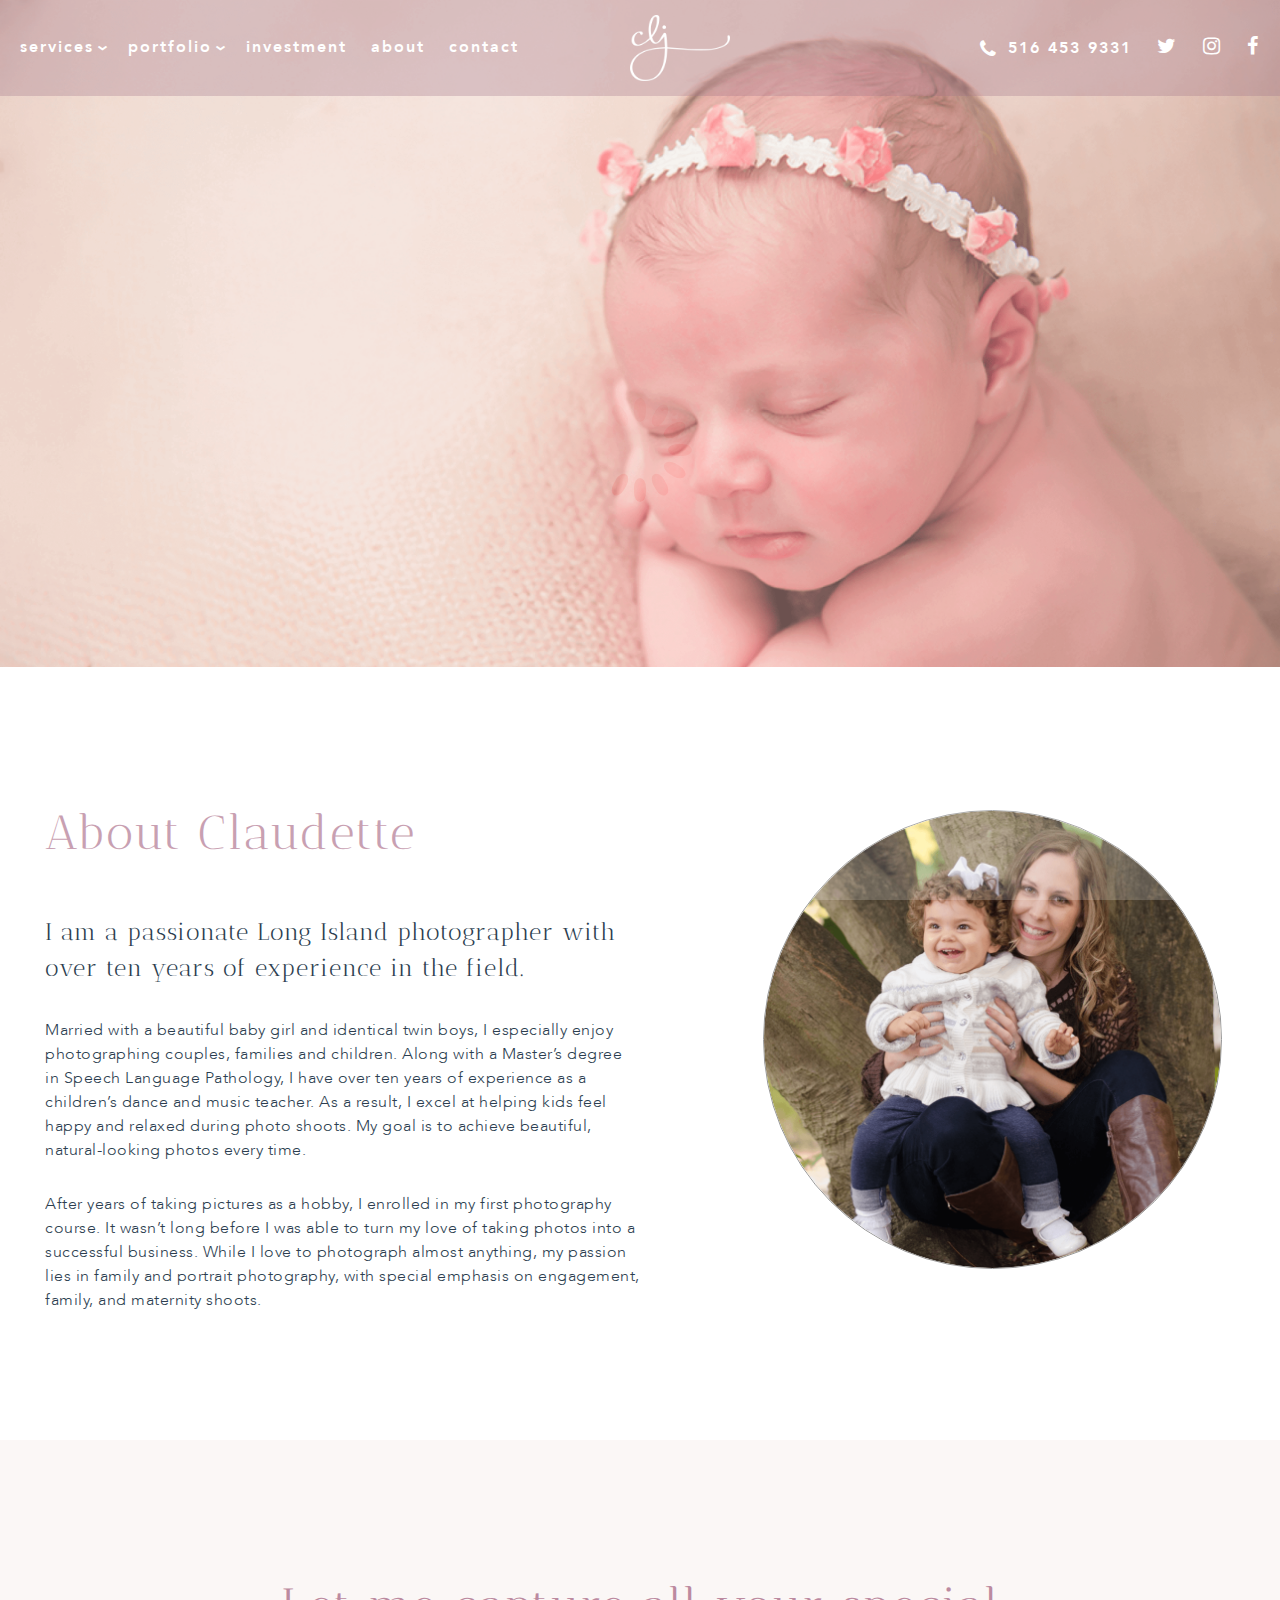
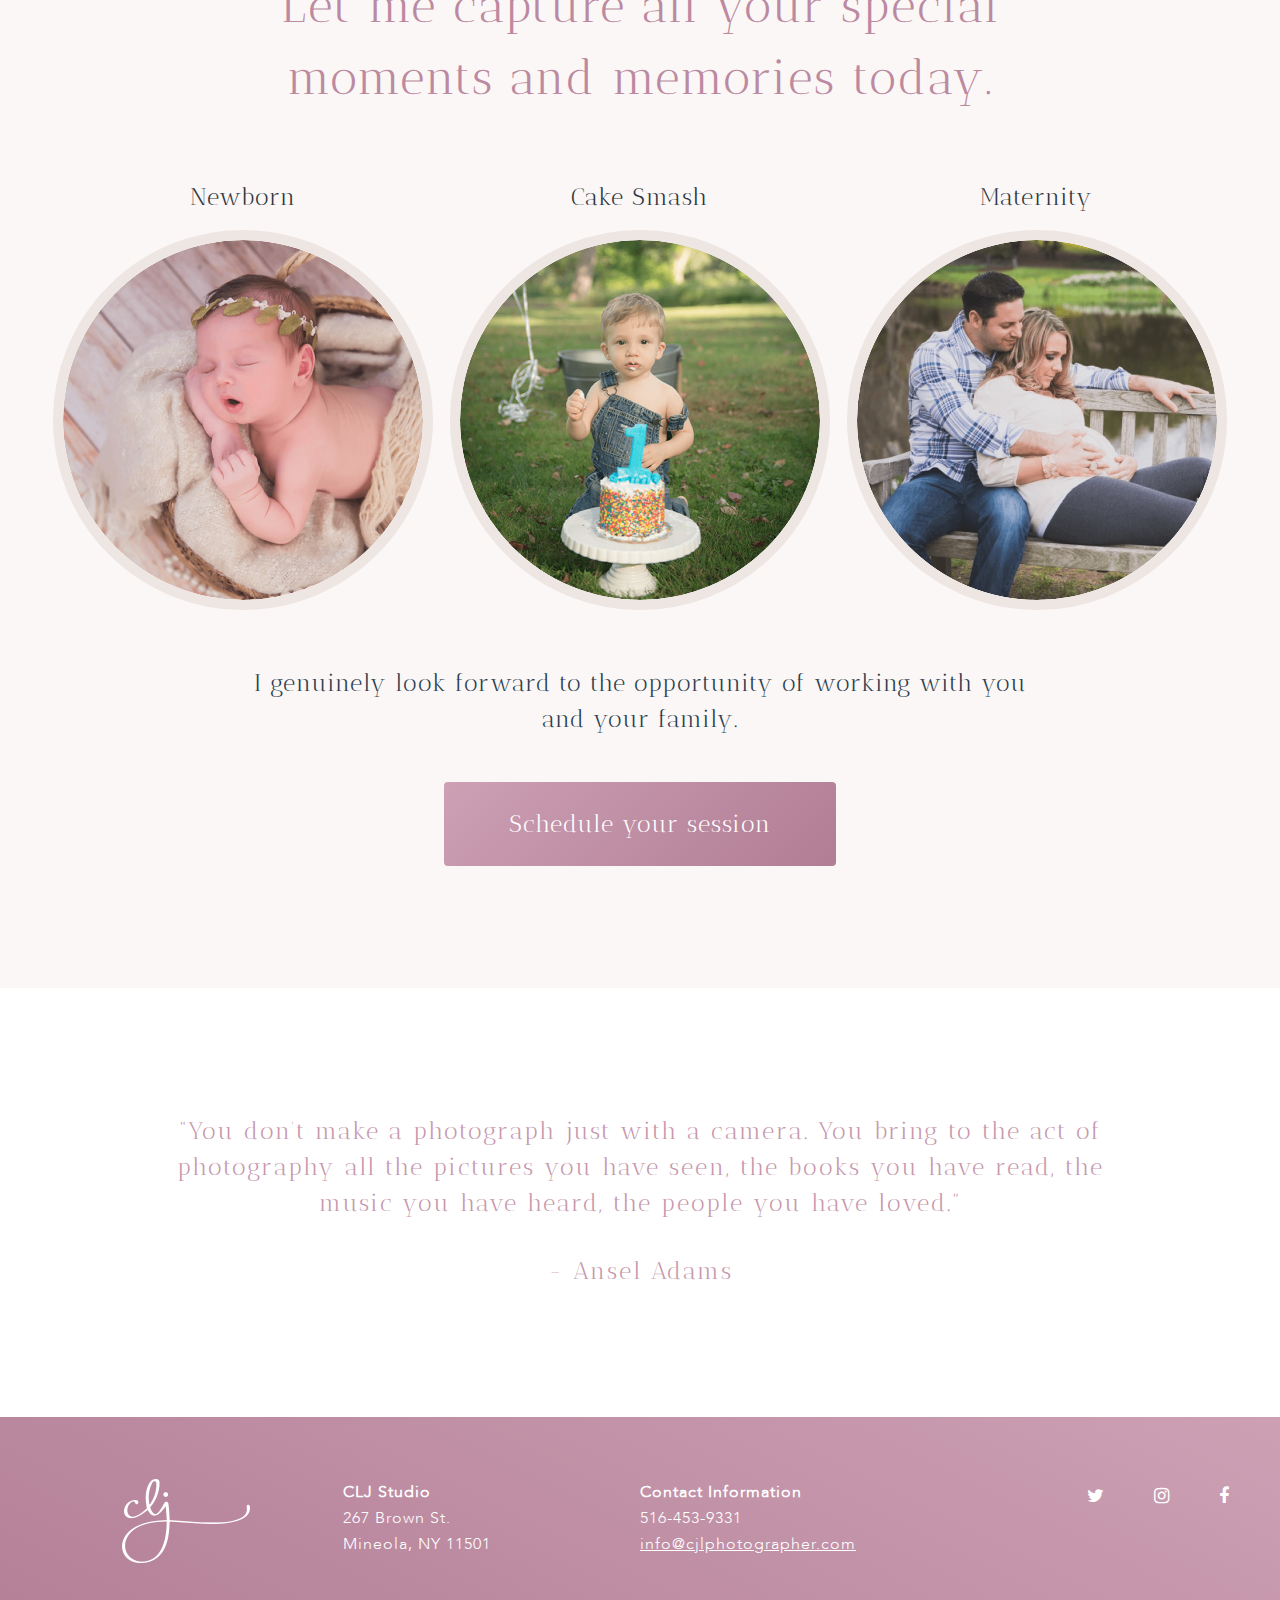
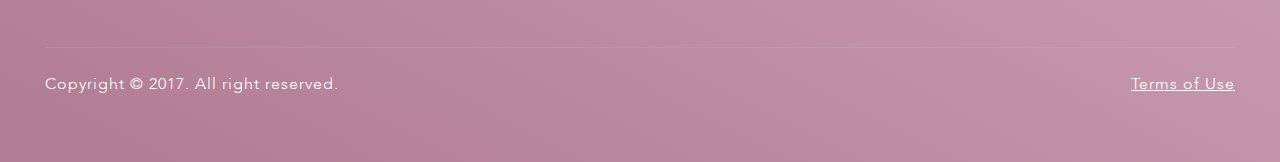
<file: projects/claudette/index.html>
<!DOCTYPE html>
<html lang="en">
<head>
    <meta http-equiv="Content-Type" content="text/html; charset=utf-8"/>
    <title>Claudette | Home </title>
    <meta name="viewport" content="width=device-width, initial-scale=1, maximum-scale=1, user-scalable=0" />
    <style>
        #pageloader {
            display: block;
            position: fixed;
            top: 0; left: 0; right: 0; bottom: 0; width: 100%; height: 100%;
            z-index: 9999;
            background: #fff url(images/loader-spin.svg) no-repeat center center;
        }
    </style>
    <link rel="stylesheet" href="css/font-awesome.min.css" />
    <link href="https://fonts.googleapis.com/css?family=Antic+Didone" rel="stylesheet" />
    <link rel="stylesheet" href="css/flexslider.css" />
    <link rel="stylesheet" href="css/jquery.mmenu.all.css" />
    <link rel="stylesheet" href="style.css" />
    <link rel="stylesheet" href="css/responsive.css" />
</head>

<body>
    <span id="pageloader"></span>

    <!-- start header -->
    <header class="container">
        <div class="header-main">
            <nav>
                <ul>
                    <li  class="menu-item-has-children"><a href="services.html">services</a>
                        <ul>
                            <li><a href="#">newborn portraits</a></li>
                            <li><a href="#">cakesmash</a></li>
                            <li><a href="#">maternity</a>
                                <ul>
                                    <li><a href="#">Submenu item</a></li>
                                    <li><a href="#">Submenu item</a></li>
                                    <li><a href="#">Submenu item</a></li>
                                    <li><a href="#">Submenu item</a></li>
                                    <li><a href="#">Submenu item</a></li>
                                </ul>
                            </li>
                            <li><a href="#">family photography</a></li>
                            <li><a href="#">milestone sessions</a></li>
                            <li><a href="#">mini/holiday sessions</a></li>
                            <li><a href="#">pet photography</a></li>
                            <li><a href="#">engagement</a></li>
                            <li><a href="#">sweet 16</a></li>
                            <li><a href="#">valentines photography</a></li>
                            <li><a href="#">business &amp; corporate shots</a></li>
                            <li><a href="#">birthday party photography</a></li>
                        </ul>
                    </li>
                    <li  class="menu-item-has-children"><a href="portfolio.html">portfolio</a>
                         <ul>
                            <li><a href="#">newborn portraits</a></li>
                            <li><a href="#">cakesmash</a></li>
                            <li><a href="#">maternity</a>
                                <ul>
                                    <li><a href="#">Submenu item</a></li>
                                    <li><a href="#">Submenu item</a></li>
                                    <li><a href="#">Submenu item</a></li>
                                    <li><a href="#">Submenu item</a></li>
                                    <li><a href="#">Submenu item</a></li>
                                </ul>
                            </li>
                            <li><a href="#">family photography</a></li>
                            <li><a href="#">milestone sessions</a></li>
                            <li><a href="#">mini/holiday sessions</a></li>
                            <li><a href="#">pet photography</a></li>
                            <li><a href="#">engagement</a></li>
                            <li><a href="#">sweet 16</a></li>
                            <li><a href="#">valentines photography</a></li>
                            <li><a href="#">business &amp; corporate shots</a></li>
                            <li><a href="#">birthday party photography</a></li>
                        </ul>
                    </li>
                    <li><a href="investments.html">investment</a></li>
                    <li><a href="newborn.html">about</a></li>
                    <li><a href="contact.html">contact</a></li>
                </ul>
            </nav>
            <div class="logo"><a href="index.html"><img src="images/logo.png" alt="" /></a></div>
            <div class="header-right">
                <a href="tel:5164539331" class="phone-number"><i class="fa fa-phone"></i>516 453 9331</a>
                <a href="#"><i class="fa fa-twitter"></i></a>
                <a href="#"><i class="fa fa-instagram"></i></a>
                <a href="#"><i class="fa fa-facebook-f"></i></a>
            </div>
            <a class="menu-toggle" href="#main-menu"> <span></span> <span></span> <span></span> </a>
            <div class="clearfix"></div>
        </div>
        <div id="main-menu"></div>
    </header>
    <!-- //end header -->

    <!-- banner-containerr -->
    <div class="container banner-container">
        <div class="flexslider banner-slider loading">
            <ul class="slides">
                <li><img src="images/banner-bg.png" alt="" width="2880" height="1500" /></li>
                <li><img src="images/banner-bg.png" alt="" width="2880" height="1500" /></li>
                <li><img src="images/banner-bg.png" alt="" width="2880" height="1500" /></li>
                <li><img src="images/banner-bg.png" alt="" width="2880" height="1500" /></li>
            </ul>
        </div>
    </div>
    <!--//end .banner-containerr -->

    <!-- about-claudette -->
    <div class="container">
        <div class="center-content">
            <div class="about-claudette">
                <article>  
                    <!-- <div class="section-title"> -->
                        <h2>About Claudette</h2>
                        <h5>I am a passionate Long Island photographer with over ten years of experience in the field.</h5>
                    <!-- </div> -->
                    <p>Married with a beautiful baby girl and identical twin boys, I especially enjoy photographing couples, families and children. Along with a Master’s degree in Speech Language Pathology, I have over ten years of experience as a children’s dance and music teacher. As a result, I excel at helping kids feel happy and relaxed during photo shoots. My goal is to achieve beautiful, natural-looking photos every time.</p>
                    <p>After years of taking pictures as a hobby, I enrolled in my first photography course. It wasn’t long before I was able to turn my love of taking photos into a successful business. While I love to photograph almost anything, my passion lies in family and portrait photography, with special emphasis on engagement, family, and maternity shoots.</p>
                </article>
                <div class="claudette-circle">
                    <figure>
                        <img src="images/about-claudette.png" alt="" width="920" height="920" />
                    </figure>
                </div>
            </div>
        </div>
    </div>
    <!--//end .about-claudette -->

    <!-- schedule-container -->
    <div class="container schedule-container colored-bg">
        <div class="center-content">
            <div class="schedule">
                <div class="section-title">
                    <h2>Let me capture all your special moments and memories today.</h2>
                </div>            
                <div class="three-columns">
                    <div class="column">
                        <h4>Newborn</h4>
                        <figure>
                            <img src="images/schedule-image-1.png" alt="" width="720" height="720" />
                            <figcaption>
                                <div>
                                    <p>Pricing starts at</p>
                                    <strong class="price">&#36;250</strong>
                                    <a href="#">view details</a>
                                </div>
                            </figcaption>
                        </figure>
                    </div>
                    <div class="column">
                        <h4>Cake Smash</h4>
                        <figure>
                            <img src="images/schedule-image-2.png" alt="" width="720" height="720" />
                            <figcaption>
                                <div>
                                    <p>Pricing starts at</p>
                                    <strong class="price">&#36;250</strong>
                                    <a href="#">view details</a>
                                </div>
                            </figcaption>
                        </figure>
                    </div>
                    <div class="column">
                        <h4>Maternity</h4>
                        <figure>
                            <img src="images/schedule-image-3.png" alt="" width="720" height="720" />
                            <figcaption>
                                <div>
                                    <p>Pricing starts at</p>
                                    <strong class="price">&#36;250</strong>
                                    <a href="#">view details</a>
                                </div>
                            </figcaption>
                        </figure>
                    </div>
                </div>
                <div class="schedule-bottom">
                    <p>I genuinely look forward to the opportunity of working with you and your family.</p>
                    <a href="#" class="btn-schedule">Schedule your session</a>
                </div>
            </div>
        </div>
    </div>
    <!--//end .schedule-container -->



    <!-- about-claudette-duplicate -->
    <div class="container about-claudette-duplicate">
        <div class="center-content">
            <!-- <div class="about-claudette"></div> -->
        </div>
    </div>
    <!-- //end .about-claudette-duplicate -->





    <!-- testimonial -->
    <div class="container">
        <div class="center-content">
            <div class="testimonial">
                <div>
                    <p>“You don’t make a photograph just with a camera. You bring to the act of photography all the pictures you have seen, the books you have read, the music you have heard, the people you have loved.”</p>
                    <strong class="ts-name">- Ansel Adams</strong>
                </div>
            </div>
        </div>
    </div>
    <!--//end .testimonial -->

    <!-- footer -->
    <footer class="container">
        <div class="center-content">
            <div class="footer-top">
                <div class="column">
                    <div class="footer-logo"><img src="images/logo.png" alt="" width="256" height="168" /></div>
                </div>
                <div class="column">
                    <h6>CLJ Studio</h6>
                    <p>267 Brown St. <br>Mineola, NY 11501</p>
                </div>
                <div class="column">
                    <h6>Contact Information</h6>
                    <p><a href="tel:516-453-9331">516-453-9331</a> <br><a href="mailto:info@cjlphotographer.com">info@cjlphotographer.com</a></p>
                </div>
                <div class="column">
                     <div class="footer-social">
                        <a href="#"><i class="fa fa-twitter"></i></a>
                        <a href="#"><i class="fa fa-instagram"></i></a>
                        <a href="#"><i class="fa fa-facebook-f"></i></a>
                    </div>
                </div>
            </div>

            <div class="footer-bottom">
                <div>
                    <p>Copyright &copy; 2017. All right reserved.</p>
                </div>
                <div>
                    <a href="#">Terms of Use</a>
                </div>
            </div>
        </div>
    </footer>
    <!--//end footer -->

    <script src="js/jquery.min.js"></script>
    <script src="js/jquery.flexslider.js"></script>
    <script src="js/jquery.mmenu.all.js"></script>
    <script src="js/custom.js"></script>

    <script>
        jQuery(window).on('load', function(event) {
            jQuery('body').find('#pageloader').fadeOut(1000);
            setTimeout(function(){
                jQuery('body').find('#pageloader').remove();
            },1000);

            //duplicate about claudette to mobile ordering 
            var appenHtml = jQuery('.container .center-content').html();
            jQuery('.about-claudette-duplicate .center-content').append(appenHtml);

        });
        jQuery('.flexslider').flexslider({
            controlNav: false,
            directionNav: false,
            slideshowSpeed: 7000,
            animationSpeed: 600,
            prevText: "",
            nextText: "",
            start: function(slider) {
                jQuery('.flexslider').removeClass('loading');
           }
        });
    </script>
</body>
</html>
</file>
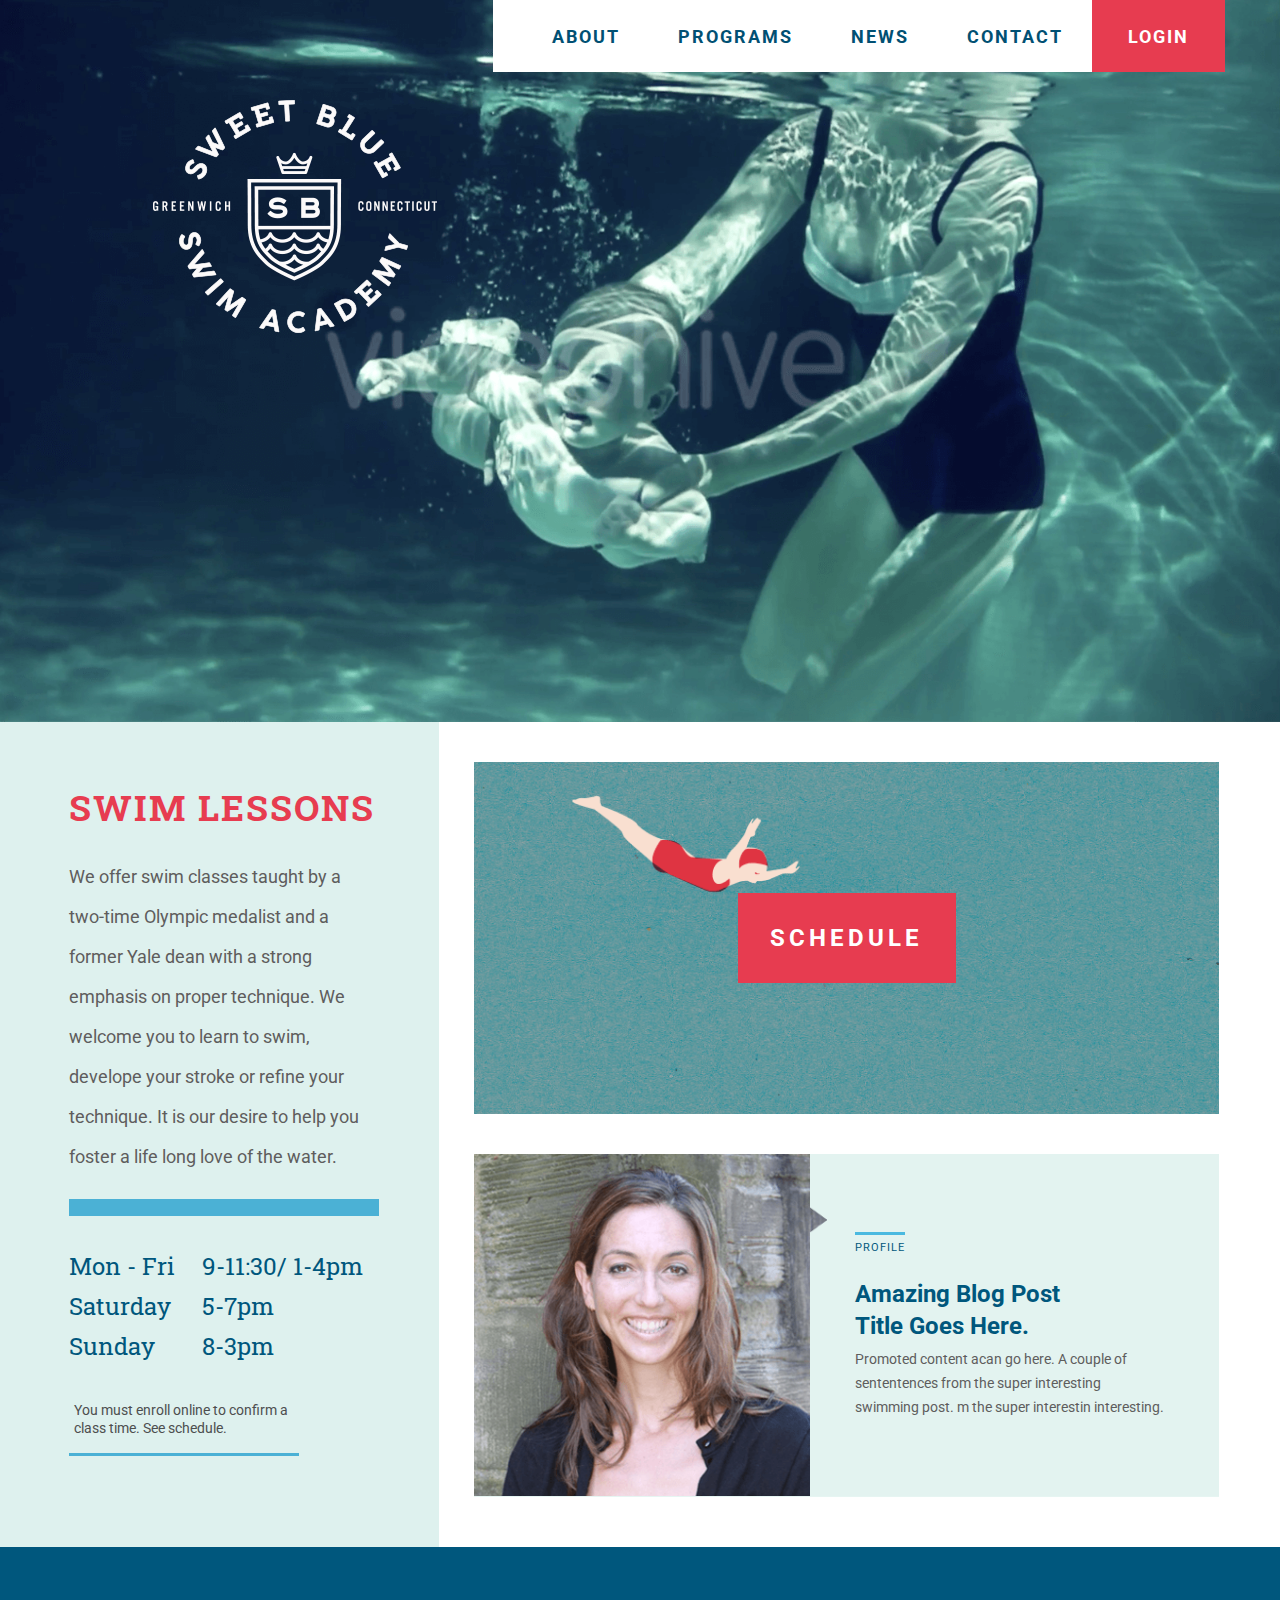
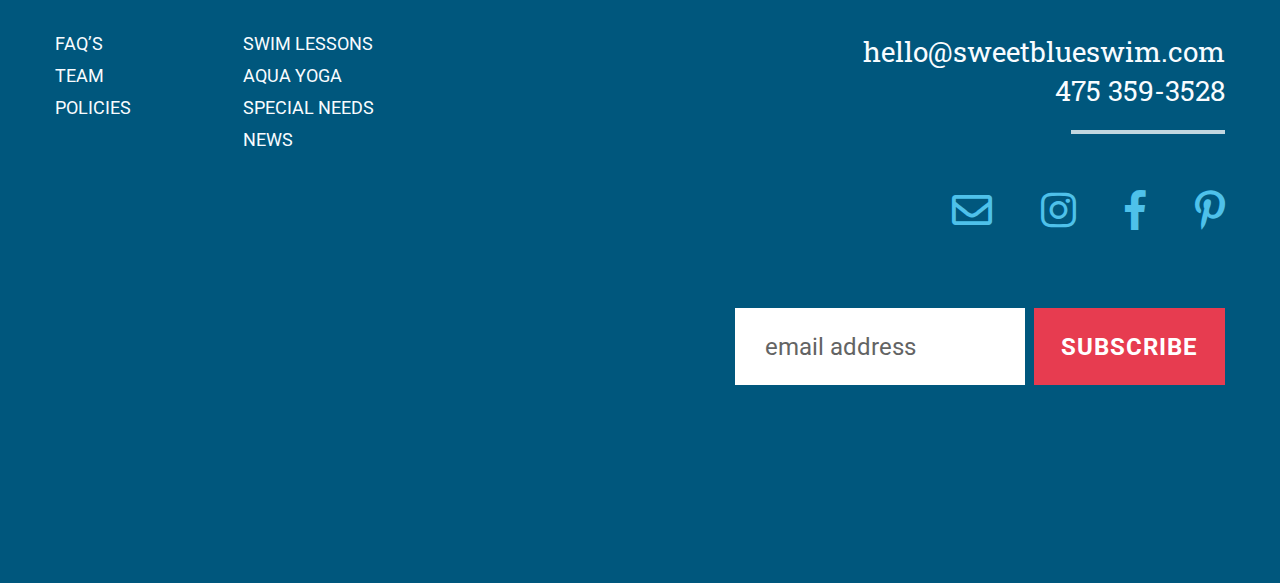
<file: projects/sweetblue/index.html>
<!DOCTYPE html>
<html lang="en">
<head>
	<meta http-equiv="Content-Type" content="text/html; charset=utf-8"/>
   	<title>SWEETBLUE | Home</title> 
    <meta name="viewport" content="width=device-width, initial-scale=1, maximum-scale=1, user-scalable=0" />
    <link href="https://fonts.googleapis.com/css?family=Roboto:100,300,400,500,700" rel="stylesheet" />
    <link href="https://fonts.googleapis.com/css?family=Roboto+Slab:100,400,700" rel="stylesheet" /> 
    <link rel="stylesheet" href="css/fontawesome-all.min.css" />
    <link rel="stylesheet" href="css/jquery.fatNav.css" />
	<link rel="stylesheet" href="css/swiper.min.css">
    <link rel="stylesheet" href="style.css" />
	<link rel="stylesheet" href="css/responsive.css" />
</head>

<body>
<div class="fat-nav"></div>
<div id="wrapper">
	<header class="container header-container"><!-- start header-container -->
		<div class="center-content">
			<div class="header-content">
				<div class="logo"><a href="index.html"><img src="images/logo.png" alt="" width="284" height="233" /></a></div>
				<nav class="header-nav">
					<ul id="header-menu">
						<li><a href="about-us.html">ABOUT</a></li>
						<li class="menu-item-has-children"><a href="programs.html">PROGRAMS</a>
							<ul>
								<li><a href="#">SWIM LESSONS</a></li>
								<li><a href="#">SPECIAL NEEDS</a></li>
							</ul>
						</li>
						<li><a href="news.html">NEWS</a></li>
						<li><a href="#">CONTACT</a></li>
					</ul>
					<a href="#" class="login">LOGIN</a>
				</nav>
			</div>
		</div>
	</header><!-- //end .header-container -->





	

	<div class="container bannger-container" ><!-- start banner-container -->
		<div class="banner-slider">
            <div class="swiper-wrapper">
                <div class="swiper-slide">
                    <video class="slider-video" width="100%" preload="auto" loop="" autoplay="" style="visibility: visible;" poster="images/banner-1.png">
                        <source src="http://swblue.baseonesolutions.com/wp-content/uploads/2018/04/baby_diving_short_edit_03_20-web-1280x720__1_.mp4" type="video/mp4">
                    </video>
                </div>
            </div>          
		</div>
	</div><!-- //end .banner-container -->





	<section class="container feture-container"><!--  start feture-container -->
		<div class="left-feture">
			<div class="left-feture-content">
				<div class="swim-lession">
					<h1>SWIM LESSONS</h1>
					<p>We offer swim classes taught by a two-time Olympic medalist and a former Yale dean with a strong emphasis on proper technique. We welcome you to learn to swim, develope your stroke  or refine your technique. It is our desire to help you foster a life long love of the water.  </p>
				</div>
				<div class="swim-schedule">
					<ul>
						<li><em>Mon - Fri</em><em>9-11:30/ 1-4pm</em></li>
						<li><em>Saturday</em><em>5-7pm</em></li>
						<li><em>Sunday</em><em>8-3pm</em></li>
					</ul>
					<div class="info"><p>You must enroll online to confirm a class time. <a href="#">See schedule</a>.</p></div>
				</div>
			</div>
		</div>
		<div class="right-feture">
			<div class="right-inner">
				<div class="column fluid-column">
					<img src="images/feture-fluid-image.png" alt="" width="764" height="361" />
					<a href="#" class="btn-schedule"><span>SCHEDULE</span></a>
				</div>
				<div class="column blog-box">
					<div class="left-image"><img src="images/blog-image1.png" alt="" width="374" height="363" /></div>
					<div class="blog-box-info">
						<div class="blog-cetegory"><strong>PROFILE</strong></div>
						<h3><a href="#">Amazing Blog Post Title Goes Here.</a></h3>
						<p>Promoted content acan go here. A couple of sententences from the super interesting swimming post. m the super interestin interesting.</p>
					</div>
				</div>
			</div>
		</div>
	</section><!-- //end .feture-container -->

	<footer class="container footer-container"><!-- start footer-container -->
		<div class="center-content">
			<div class="footer-content">
				<div class="left-footer">
					<ul>
						<li><a href="#">FAQ’s</a></li>
						<li><a href="#">TEAM</a></li>
						<li><a href="#">POLICIES</a></li>
					</ul>
					<ul>
						<li><a href="#">SWIM LESSONS</a></li>
						<li><a href="#">AQUA YOGA</a></li>
						<li><a href="#">SPECIAL NEEDS</a></li>
						<li><a href="#">NEWS</a></li>
					</ul>
				</div>
				<div class="right-footer">
					<div class="footer-contact">
						<p>
							<a href="mailto:hello@sweetblueswim.com">hello@sweetblueswim.com</a> <br>
							<a href="tel:4753593528">475 359-3528</a>
						</p>
					</div>
					<ul class="footer-socials">
						<li><a href="#" target="_blank"><i class="far fa-envelope"></i></a></li>
						<li><a href="#" target="_blank"><i class="fab fa-instagram"></i></a></li>
						<li><a href="#" target="_blank"><i class="fab fa-facebook-f"></i></a></li>
						<li><a href="#" target="_blank"><i class="fab fa-pinterest-p"></i></a></li>
					</ul>
					<form action="#" class="footer-subscribe">
						<input type="email" name="email" value="" placeholder="email address" />
						<input type="submit" value="SUBSCRIBE" />
					</form>
				</div>
			</div>
		</div>
	</footer><!-- //end .footer-container -->
	
	<script src="js/jquery.min.js"></script>
	<script src="js/swiper.min.js"></script>
	<script src="js/jquery.fatNav.min.js"></script>
	<script src="js/custom.js"></script>
</div>
</body>
</html>
</file>
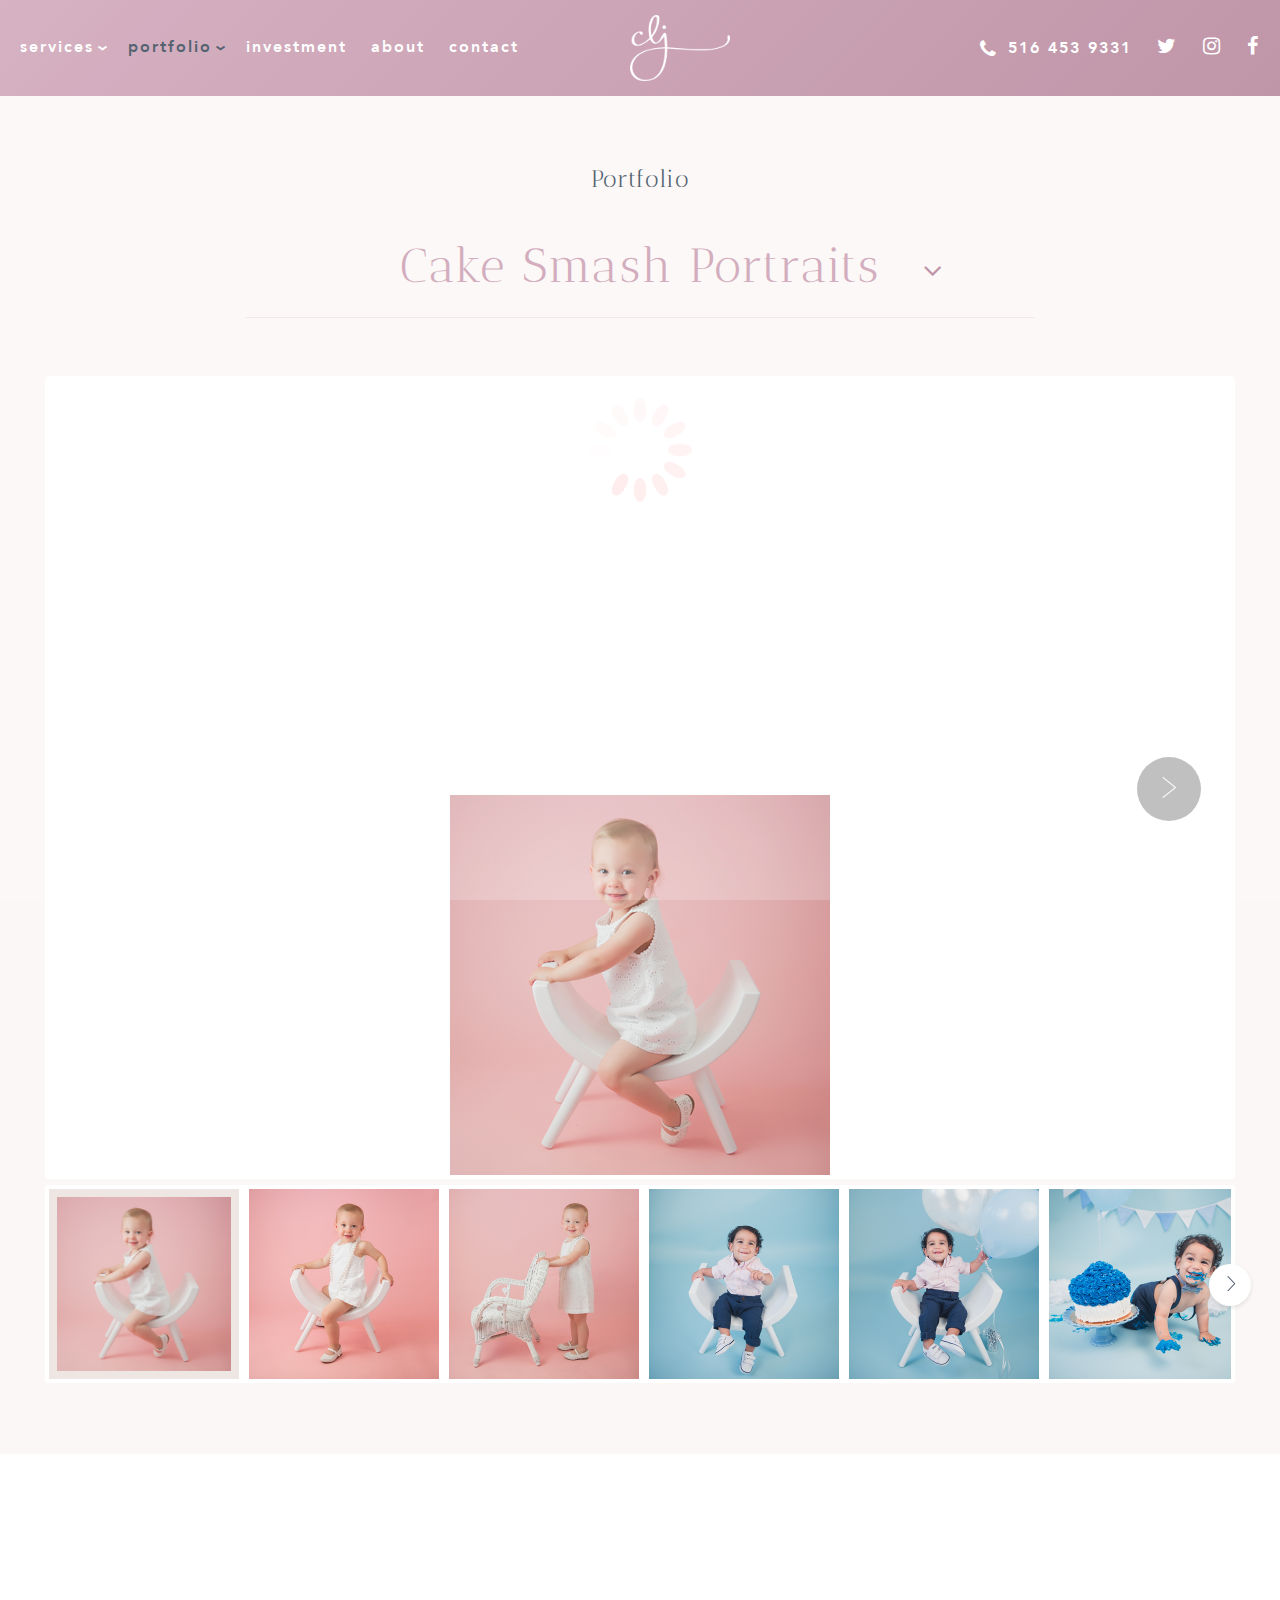
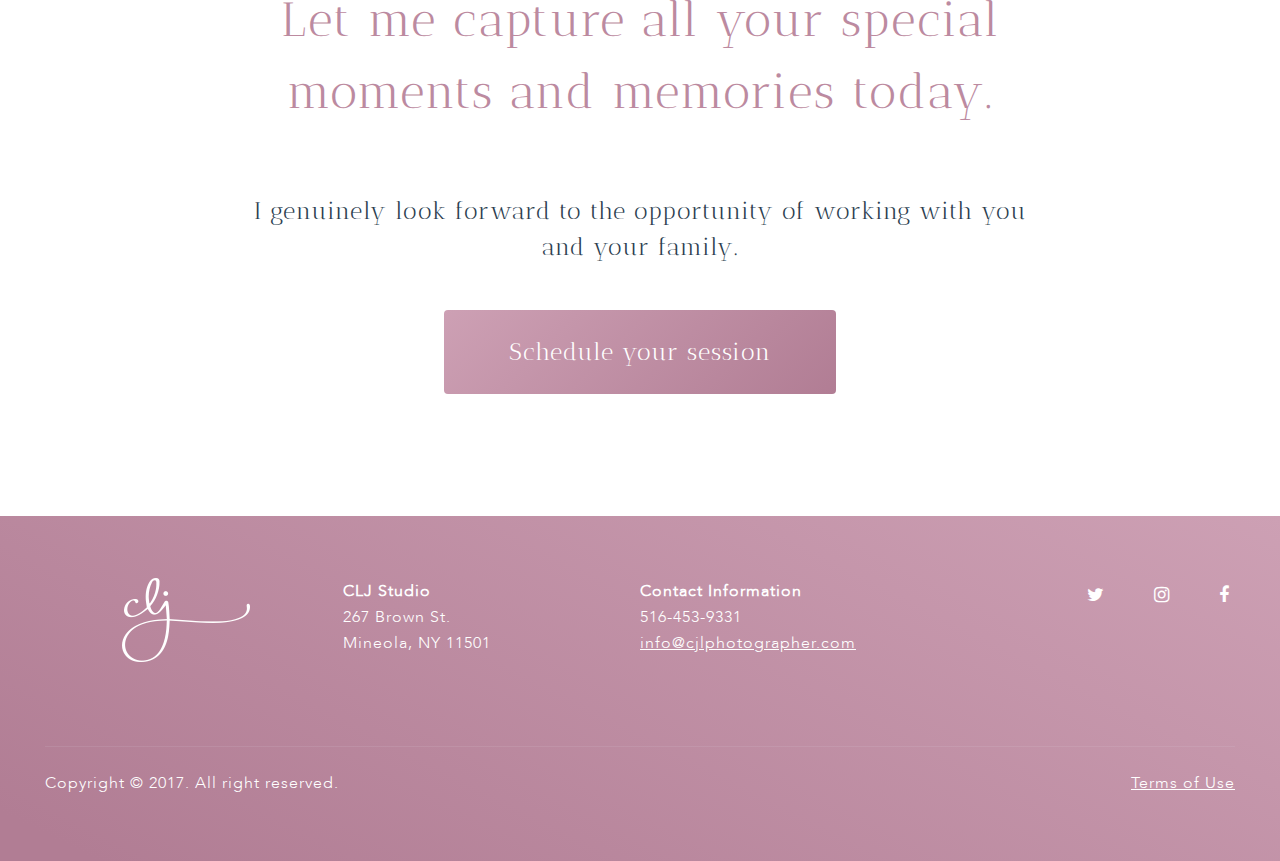
<file: projects/claudette/portfolio.html>
<!DOCTYPE html>
<html lang="en">
<head>
	<meta http-equiv="Content-Type" content="text/html; charset=utf-8"/>
   	<title>Claudette | Portfolio</title> 
    <meta name="viewport" content="width=device-width, initial-scale=1, maximum-scale=1, user-scalable=0" />
    <style>
        #pageloader {
            display: block;
            position: fixed;
            top: 0; left: 0; right: 0; bottom: 0; width: 100%; height: 100%;
            z-index: 9999;
            background: #fff url(images/loader-spin.svg) no-repeat center center;
        }
    </style>
    <link rel="stylesheet" href="css/font-awesome.min.css" />
    <link href="https://fonts.googleapis.com/css?family=Antic+Didone" rel="stylesheet" />
    <link rel="stylesheet" href="css/jquery.mmenu.all.css" />
    <link rel="stylesheet" href="css/dropkick.min.css" />
    <link rel="stylesheet" href="css/flexslider.css" />
    <link rel="stylesheet" href="style.css" />
    <link rel="stylesheet" href="css/responsive.css" />
</head>

<body>
    <span id="pageloader"></span>
    <!-- start header -->
    <header class="container no-position">
        <div class="header-main">
            <nav>
                <ul>
                    <li  class="menu-item-has-children"><a href="services.html">services</a>
                        <ul>
                            <li><a href="#">newborn portraits</a></li>
                            <li><a href="#">cakesmash</a></li>
                            <li><a href="#">maternity</a>
                                <ul>
                                    <li><a href="#">Submenu item</a></li>
                                    <li><a href="#">Submenu item</a></li>
                                    <li><a href="#">Submenu item</a></li>
                                    <li><a href="#">Submenu item</a></li>
                                    <li><a href="#">Submenu item</a></li>
                                </ul>
                            </li>
                            <li><a href="#">family photography</a></li>
                            <li><a href="#">milestone sessions</a></li>
                            <li><a href="#">mini/holiday sessions</a></li>
                            <li><a href="#">pet photography</a></li>
                            <li><a href="#">engagement</a></li>
                            <li><a href="#">sweet 16</a></li>
                            <li><a href="#">valentines photography</a></li>
                            <li><a href="#">business &amp; corporate shots</a></li>
                            <li><a href="#">birthday party photography</a></li>
                        </ul>
                    </li>
                    <li class="current-menu-item menu-item-has-children"><a href="portfolio.html">portfolio</a>
                         <ul>
                            <li><a href="#">newborn portraits</a></li>
                            <li><a href="#">cakesmash</a></li>
                            <li><a href="#">maternity</a>
                                <ul>
                                    <li><a href="#">Submenu item</a></li>
                                    <li><a href="#">Submenu item</a></li>
                                    <li><a href="#">Submenu item</a></li>
                                    <li><a href="#">Submenu item</a></li>
                                    <li><a href="#">Submenu item</a></li>
                                </ul>
                            </li>
                            <li><a href="#">family photography</a></li>
                            <li><a href="#">milestone sessions</a></li>
                            <li><a href="#">mini/holiday sessions</a></li>
                            <li><a href="#">pet photography</a></li>
                            <li><a href="#">engagement</a></li>
                            <li><a href="#">sweet 16</a></li>
                            <li><a href="#">valentines photography</a></li>
                            <li><a href="#">business &amp; corporate shots</a></li>
                            <li><a href="#">birthday party photography</a></li>
                        </ul>
                    </li>
                    <li><a href="investments.html">investment</a></li>
                    <li><a href="newborn.html">about</a></li>
                    <li><a href="contact.html">contact</a></li>
                </ul>
            </nav>
            <div class="logo"><a href="index.html"><img src="images/logo.png" alt="" /></a></div>
            <div class="header-right">
                <a href="tel:5164539331" class="phone-number"><i class="fa fa-phone"></i>516 453 9331</a>
                <a href="#"><i class="fa fa-twitter"></i></a>
                <a href="#"><i class="fa fa-instagram"></i></a>
                <a href="#"><i class="fa fa-facebook-f"></i></a>
            </div>

            <a class="menu-toggle" href="#main-menu"> <span></span> <span></span> <span></span> </a>

            <div class="clearfix"></div>
        </div>
        <div id="main-menu"></div>
    </header>
    <!-- //end header -->

    <!-- portfolio-container -->
    <section class="container portfolio-container">
        <div class="center-content">
            <div class="portfolio">
                <div class="section-title">
                    <h1>Portfolio</h1>
                    <select name="select" class="normal_select">
                        <option value="">Cake Smash Portraits</option>
                        <option value="1">Item Choose</option>
                        <option value="2">Item Choose</option>
                        <option value="3">Item Choose</option>
                    </select>
                </div>
                <div id="slider" class="flexslider loading">
                    <ul class="slides">
                        <li class="item"><img src="images/thumb1.png" alt="" width="380" height="380" /></li>
                        <li class="item"><img src="images/thumb1.png" alt="" width="380" height="380" /></li>
                        <li class="item"><img src="images/slider-1.png" alt="" width="1190" height="800" /></li>
                        <li class="item"><img src="images/thumb1.png" alt="" width="380" height="380" /></li>
                        <li class="item"><img src="images/thumb1.png" alt="" width="380" height="380" /></li>
                        <li class="item"><img src="images/thumb1.png" alt="" width="380" height="380" /></li>
                        <li class="item"><img src="images/thumb1.png" alt="" width="380" height="380" /></li>
                        <li class="item"><img src="images/thumb1.png" alt="" width="380" height="380" /></li>
                        <li class="item"><img src="images/slider-1.png" alt="" width="1190" height="800" /></li>
                        
                    </ul>
                </div>
                <div id="thumb-slider" class="flexslider loading">
                    <ul class="slides">
                        <li class="item"><img src="images/thumb1.png" alt="" width="380" height="380" /></li>
                        <li class="item"><img src="images/thumb2.png" alt="" width="380" height="380" /></li>
                        <li class="item"><img src="images/thumb3.png" alt="" width="380" height="380" /></li>
                        <li class="item"><img src="images/thumb4.png" alt="" width="380" height="380" /></li>
                        <li class="item"><img src="images/thumb5.png" alt="" width="380" height="380" /></li>
                        <li class="item"><img src="images/thumb6.png" alt="" width="380" height="380" /></li>
                        <li class="item"><img src="images/thumb3.png" alt="" width="380" height="380" /></li>
                        <li class="item"><img src="images/thumb5.png" alt="" width="380" height="380" /></li>
                        <li class="item"><img src="images/thumb6.png" alt="" width="380" height="380" /></li>
                        <li class="item"><img src="images/thumb3.png" alt="" width="380" height="380" /></li>
                    </ul>
                </div>
            </div>
        </div>
    </section>
    <!--//end .portfolio-container -->

    <!-- schedule-container -->
    <div class="container schedule-container">
        <div class="center-content">
            <div class="schedule">
                <div class="section-title">
                    <h2>Let me capture all your special moments and memories today.</h2>
                </div>            
                <div class="schedule-bottom">
                    <p>I genuinely look forward to the opportunity of working with you and your family.</p>
                    <a href="#" class="btn-schedule">Schedule your session</a>
                </div>
            </div>
        </div>
    </div>
    <!--//end .schedule-container -->

    <!-- footer -->
    <footer class="container">
        <div class="center-content">
            <div class="footer-top">
                <div class="column">
                    <div class="footer-logo"><img src="images/logo.png" alt="" width="256" height="168" /></div>
                </div>
                <div class="column">
                    <h6>CLJ Studio</h6>
                    <p>267 Brown St. <br>Mineola, NY 11501</p>
                </div>
                <div class="column">
                    <h6>Contact Information</h6>
                    <p><a href="tel:516-453-9331">516-453-9331</a> <br><a href="mailto:info@cjlphotographer.com">info@cjlphotographer.com</a></p>
                </div>
                <div class="column">
                     <div class="footer-social">
                        <a href="#"><i class="fa fa-twitter"></i></a>
                        <a href="#"><i class="fa fa-instagram"></i></a>
                        <a href="#"><i class="fa fa-facebook-f"></i></a>
                    </div>
                </div>
            </div>
            <div class="footer-bottom">
                <div>
                    <p>Copyright &copy; 2017. All right reserved.</p>
                </div>
                <div>
                    <a href="#">Terms of Use</a>
                </div>
            </div>
        </div>
    </footer>
    <!--//end footer -->

    <script src="js/jquery.min.js"></script>
    <script src="js/jquery.mmenu.all.js"></script>
    <script src="js/dropkick.min.js"></script>
    <script src="js/jquery.flexslider.js"></script>
    <script src="js/custom.js"></script>
    <script>

        jQuery(".normal_select").dropkick({ mobile: true });
        jQuery(window).on('load', function(event) {
            jQuery('#thumb-slider').flexslider({
                animation: "slide",
                controlNav: false,
                animationLoop: false,
                slideshow: false,
                itemWidth: 190,
                prevText:'',
                nextText:'',
                itemMargin: 10,
                asNavFor: '#slider',
                start: function(slider) {
                   jQuery('#thumb-slider').removeClass('loading');
               }
            });
            jQuery('#slider').flexslider({
                animation: "fade",
                controlNav: false,
                prevText:'',
                nextText:'',
                animationLoop: false,
                slideshow: false,
                sync: "#thumb-slider",
                start: function(slider) {
                   jQuery('#slider').removeClass('loading');
               }
            });
            jQuery('body').find('#pageloader').fadeOut(1000);
            setTimeout(function(){
               jQuery('body').find('#pageloader').remove();
            },1000);
        }); 
    </script>
</body>
</html>
</file>
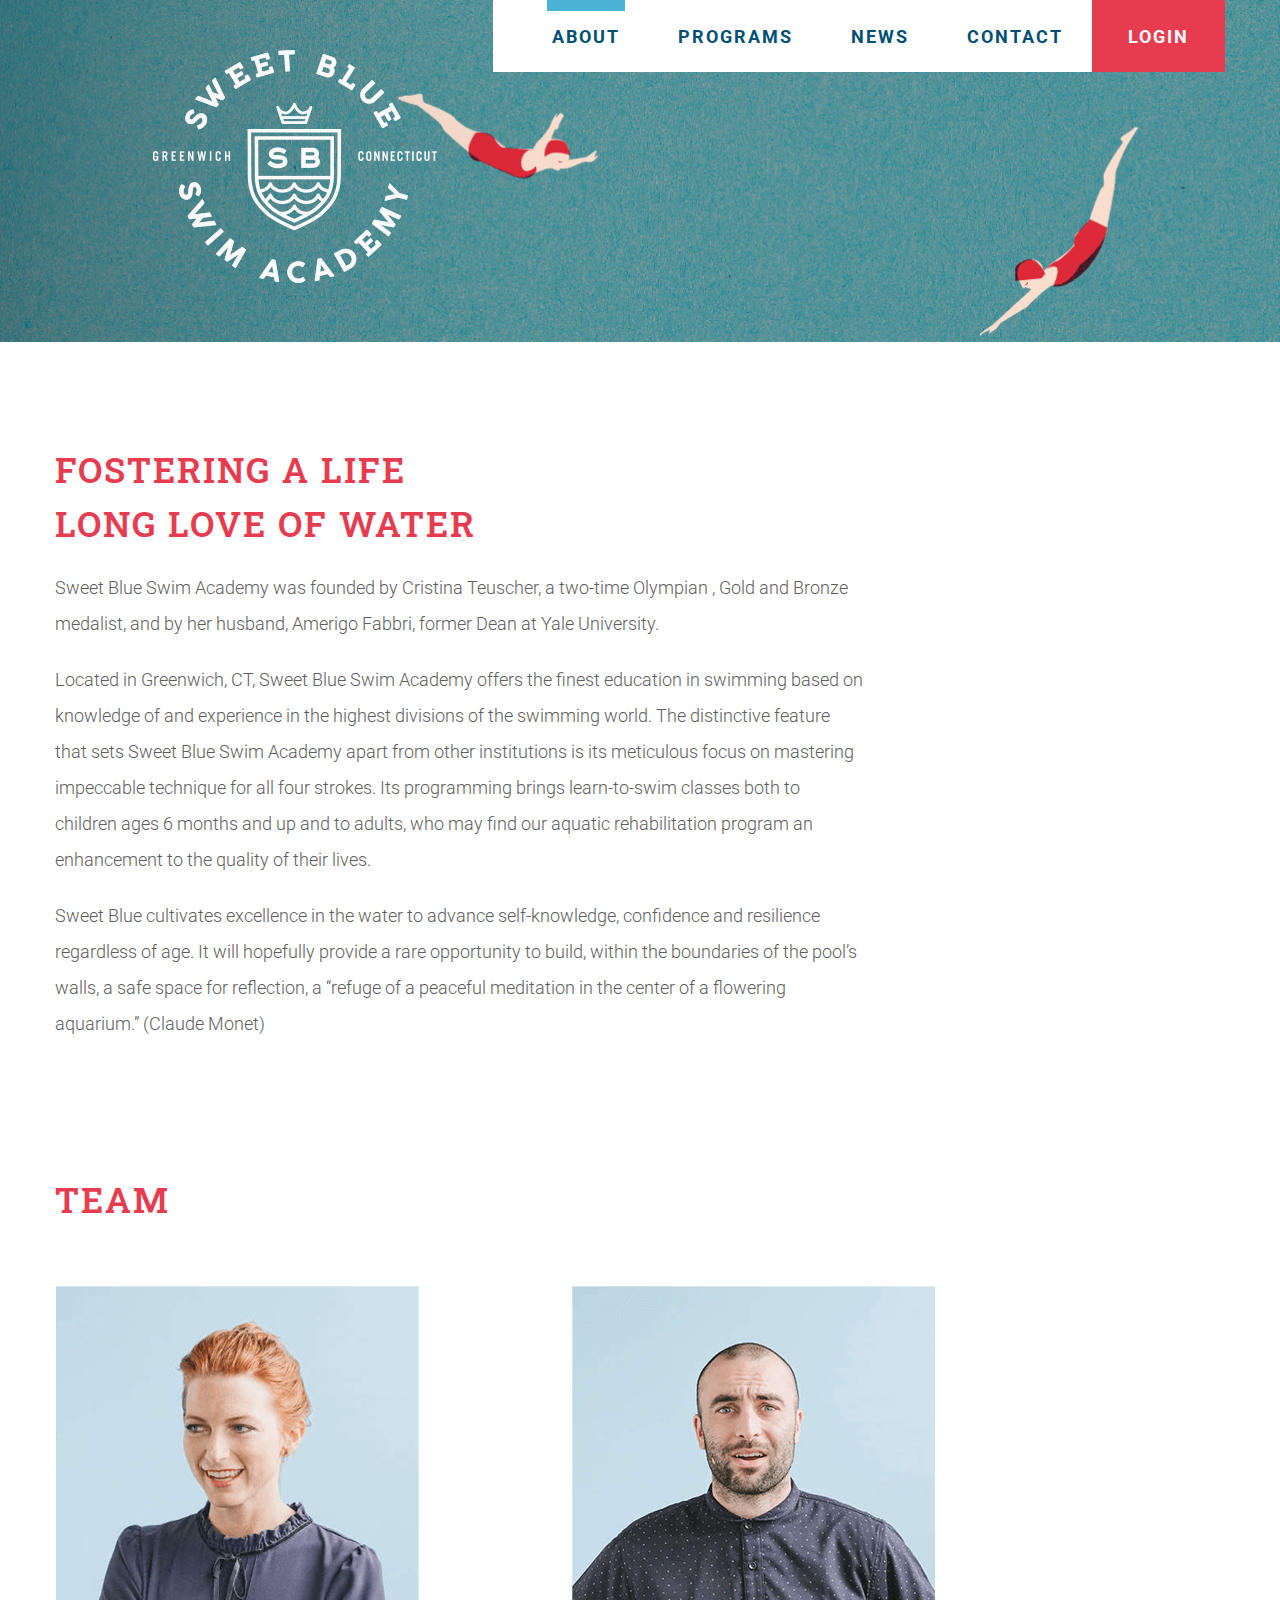
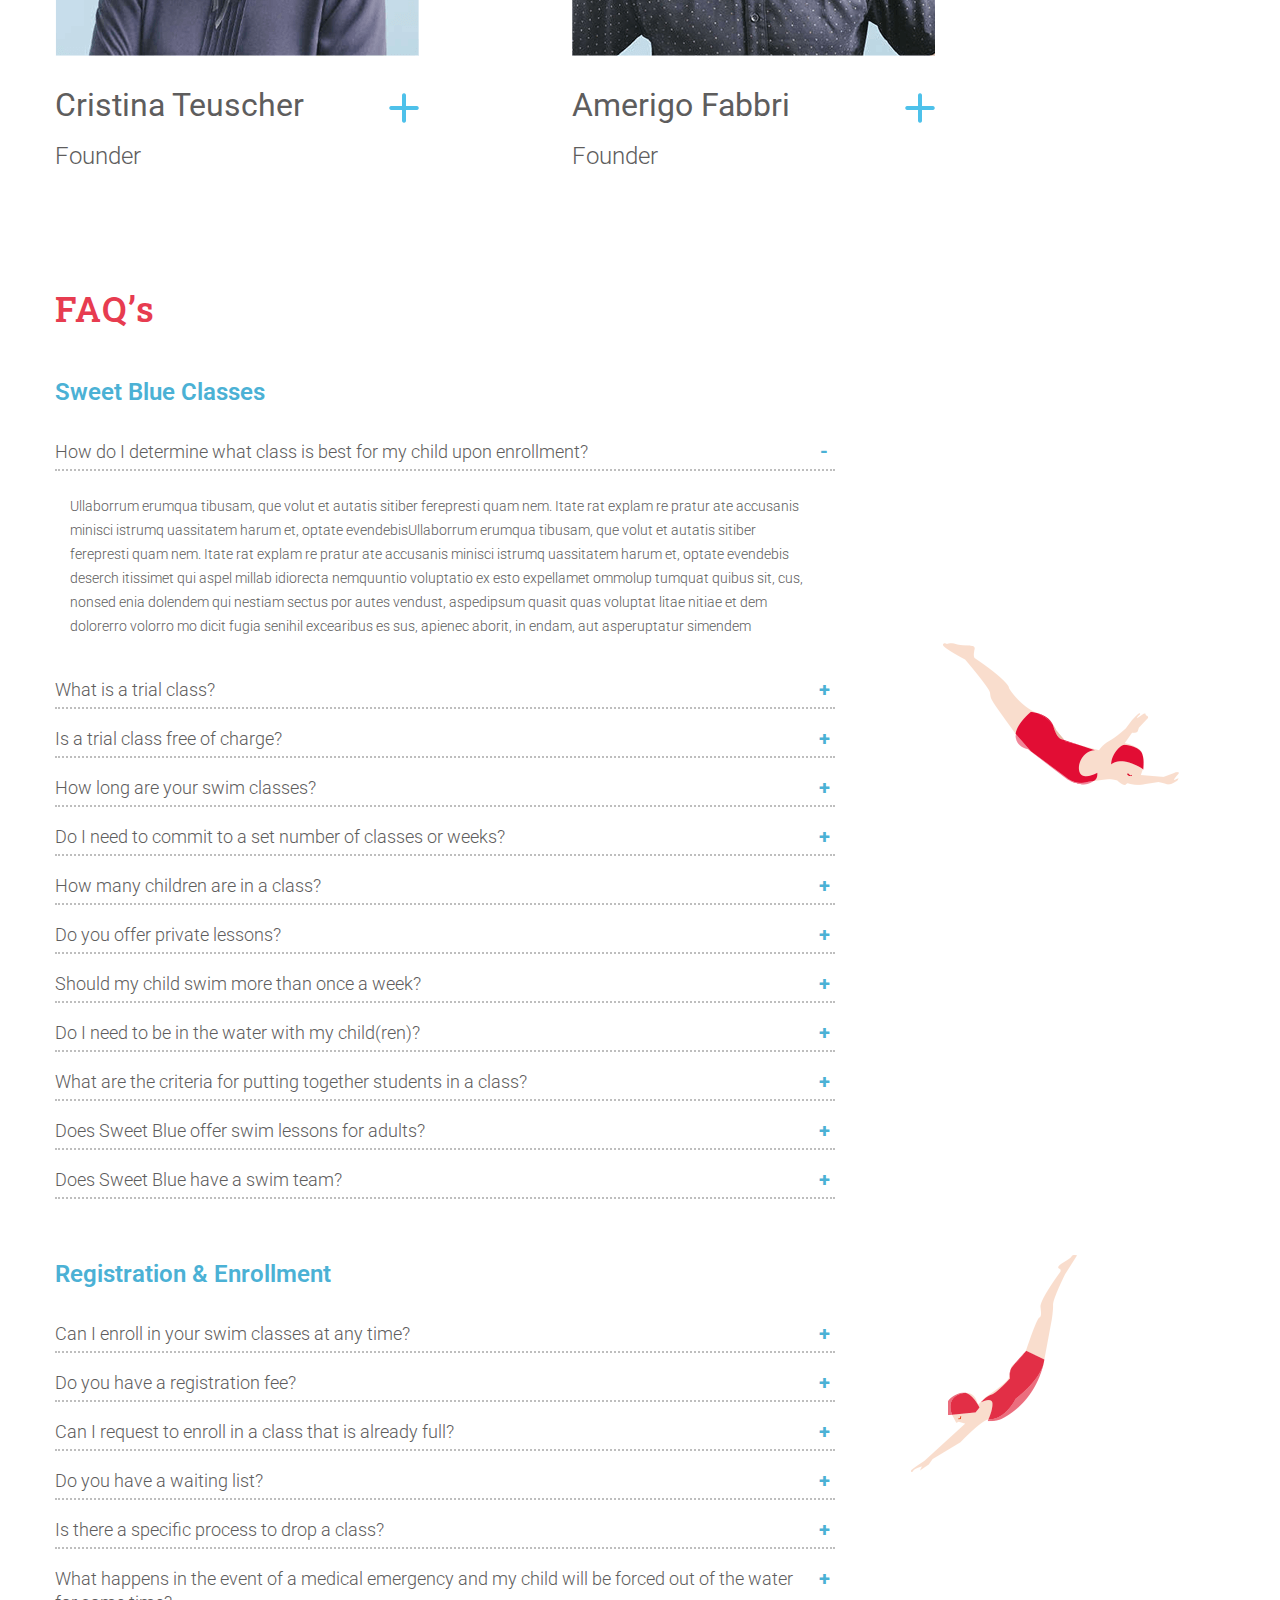
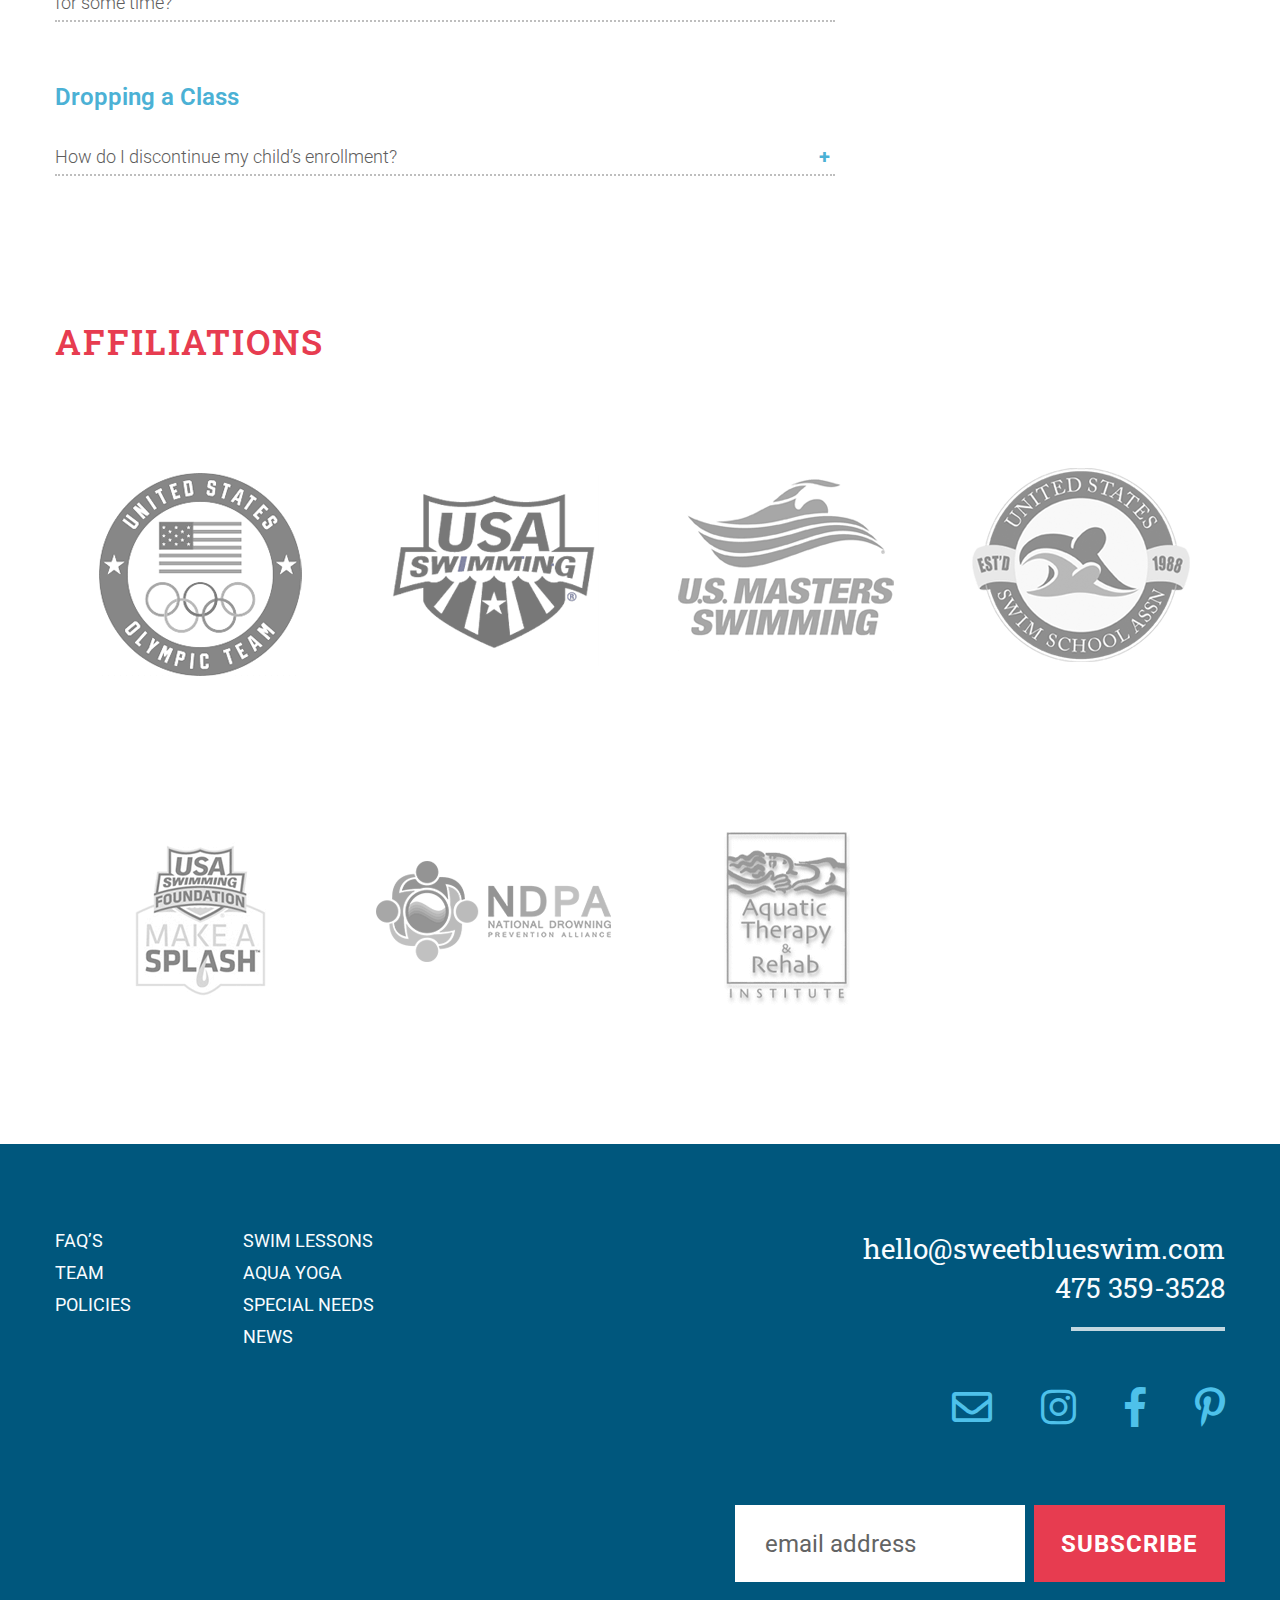
<file: projects/sweetblue/about-us.html>
<!DOCTYPE html>
<html lang="en">
<head>
	<meta http-equiv="Content-Type" content="text/html; charset=utf-8"/>
   	<title>SWEETBLUE | About Us</title> 
    <meta name="viewport" content="width=device-width, initial-scale=1, maximum-scale=1, user-scalable=0" />
    <link href="https://fonts.googleapis.com/css?family=Roboto:100,300,400,500,700" rel="stylesheet" />
    <link href="https://fonts.googleapis.com/css?family=Roboto+Slab:100,400,700" rel="stylesheet" /> 
    <link rel="stylesheet" href="css/fontawesome-all.min.css" />
    <link rel="stylesheet" href="css/jquery.fatNav.css" />
	<link rel="stylesheet" href="css/swiper.min.css">
	<link rel="stylesheet" href="css/jquery.fancybox.min.css">
    <link rel="stylesheet" href="style.css" />
	<link rel="stylesheet" href="css/responsive.css" />
</head>

<body>
<div class="fat-nav"></div>
<div id="wrapper">
	<header class="container header-container inner-page-header"><!-- start header-container -->
		<div class="center-content">
			<div class="header-content">
				<div class="logo"><a href="index.html"><img src="images/logo.png" alt="" width="284" height="233" /></a></div>
				<nav class="header-nav">
					<ul id="header-menu">
						<li class="current-menu-item"><a href="about-us.html">ABOUT</a></li>
						<li class="menu-item-has-children"><a href="programs.html">PROGRAMS</a>
							<ul>
								<li><a href="#">SWIM LESSONS</a></li>
								<li><a href="#">SPECIAL NEEDS</a></li>
							</ul>
						</li>
						<li><a href="news.html">NEWS</a></li>
						<li><a href="#">CONTACT</a></li>
					</ul>
					<a href="#" class="login">LOGIN</a>
				</nav>
			</div>
		</div>
	</header><!-- //end .header-container -->

	<div class="container bannger-container inner-page-banner" style="background-image: url(images/about-banner.png);"><!-- start banner-container -->
	</div><!-- //end .banner-container -->

	<section class="container entry"><!-- start container -->
		<div class="center-content">
			<div class="about-us-content">
				<h2>FOSTERING A LIFE <br>LONG LOVE OF WATER</h2>
				<p>Sweet Blue Swim Academy was founded  by Cristina Teuscher, a two-time Olympian , Gold and Bronze medalist, and by her husband, Amerigo Fabbri, former Dean at Yale University.</p>
				<p>Located in Greenwich, CT, Sweet Blue Swim Academy offers the finest education in swimming based on knowledge of and experience in the highest divisions of the swimming world. The distinctive feature that sets Sweet Blue Swim Academy apart from other institutions is its meticulous focus on mastering impeccable technique for all four strokes. Its programming brings learn-to-swim classes both to children ages 6 months and up and to adults, who may find our aquatic rehabilitation program an enhancement to the quality of their lives.</p>
				<p>Sweet Blue cultivates excellence in the water to advance self-knowledge, confidence and resilience regardless of age. It will hopefully provide a rare opportunity to build, within the boundaries of the pool’s walls, a safe space for reflection, a “refuge of a peaceful meditation in the center of a flowering aquarium.”  (Claude Monet)</p>
			</div>
		</div>		
	</section><!-- //end .container -->

	<section class="container entry"><!-- start container -->
		<div class="center-content">
			<div class="team">
				<h2>TEAM</h2>
				<div class="team-members">
					<div class="member-box">
						<div class="member-image"><img src="images/team-pic-1.png" alt="" width="364" height="370" /></div>
						<div class="member-info">
							<div class="member-name"><a href="#">Cristina Teuscher</a></div>
							<span class="deg">Founder</span>
							<a href="#" class="btn-popup"><img src="images/plus1.png" alt="" width="30" height="30" /></a>
						</div>
						<div class="popup-info">
							<div class="center-content">
								<div class="popup-content">
									<p><strong>1.</strong> Lorem ipsum dolor sit amet, consectetur adipisicing elit, sed do eiusmod tempor incididunt ut labore et dolore magna aliqua. Ut enim ad minim veniam, quis nostrud exercitation ullamco laboris nisi ut aliquip ex ea commodo consequat. Duis aute irure dolor in reprehenderit in voluptate velit esse cillum dolore eu fugiat nulla pariatur. Excepteur sint occaecat cupidatat non proident, sunt in culpa qui officia deserunt mollit anim id est laborum.</p>
									<p>Lorem ipsum dolor sit amet, consectetur adipisicing elit, sed do eiusmod tempor incididunt ut labore et dolore magna aliqua.</p>
								</div>
							</div>
						</div>
					</div>
					<div class="member-box">
						<div class="member-image"><img src="images/team-pic-2.png" alt="" width="363" height="370" /></div>
						<div class="member-info">
							<div class="member-name"><a href="#">Amerigo Fabbri </a></div>
							<span class="deg">Founder</span>
							<a href="#" class="btn-popup"><img src="images/plus1.png" alt="" width="30" height="30" /></a>
						</div>
						<div class="popup-info">
							<div class="center-content">
								<div class="popup-content">
									<p><strong>2.</strong> Lorem ipsum dolor sit amet, consectetur adipisicing elit, sed do eiusmod tempor incididunt ut labore et dolore magna aliqua. Ut enim ad minim veniam, quis nostrud exercitation ullamco laboris nisi ut aliquip ex ea commodo consequat. Duis aute irure dolor in reprehenderit in voluptate velit esse cillum dolore eu fugiat nulla pariatur. Excepteur sint occaecat cupidatat non proident, sunt in culpa qui officia deserunt mollit anim id est laborum.</p>
									<p>Lorem ipsum dolor sit amet, consectetur adipisicing elit, sed do eiusmod tempor incididunt ut labore et dolore magna aliqua.</p>
								</div>
							</div>
						</div>
					</div>
				</div>
			</div>
		</div>
	</section><!-- //end .container -->

	<section class="container faq-container entry"><!-- start faq-container -->
		<div class="center-content">
			<div class="faqs">
				<h2>FAQ’s</h2>
				<div class="row">
					<h3>Sweet Blue Classes</h3>
					<h4>How do I determine what class is best for my child upon enrollment?</h4>
					<div class="content">
						<p>Ullaborrum erumqua tibusam, que volut et autatis sitiber ferepresti quam nem. Itate rat explam re pratur ate accusanis minisci istrumq uassitatem harum et, optate evendebisUllaborrum erumqua tibusam, que volut et autatis sitiber ferepresti quam nem. Itate rat explam re pratur ate accusanis minisci istrumq uassitatem harum et, optate evendebis deserch itissimet qui aspel millab idiorecta nemquuntio voluptatio ex esto expellamet ommolup tumquat quibus sit, cus, nonsed enia dolendem qui nestiam sectus por autes vendust, aspedipsum quasit quas voluptat litae nitiae et dem dolorerro volorro mo dicit fugia senihil excearibus es sus, apienec aborit, in endam, aut asperuptatur simendem </p>
					</div>
					<h4>What is a trial class?</h4>
					<div class="content">
						<p>Lorem ipsum dolor sit amet, consectetur adipisicing elit, sed do eiusmod tempor incididunt ut labore et dolore magna aliqua.</p>
					</div>
					<h4>Is a trial class free of charge?</h4>
					<div class="content">
						<p>Lorem ipsum dolor sit amet, consectetur adipisicing elit, sed do eiusmod tempor incididunt ut labore et dolore magna aliqua.</p>
					</div>
					<h4>How long are your swim classes?</h4>
					<div class="content">
						<p>Lorem ipsum dolor sit amet, consectetur adipisicing elit, sed do eiusmod tempor incididunt ut labore et dolore magna aliqua.</p>
					</div>
					<h4>Do I need to commit to a set number of classes or weeks?</h4>
					<div class="content">
						<p>Lorem ipsum dolor sit amet, consectetur adipisicing elit, sed do eiusmod tempor incididunt ut labore et dolore magna aliqua.</p>
					</div>
					<h4>How many children are in a class?</h4>
					<div class="content">
						<p>Lorem ipsum dolor sit amet, consectetur adipisicing elit, sed do eiusmod tempor incididunt ut labore et dolore magna aliqua.</p>
					</div>
					<h4>Do you offer private lessons?</h4>
					<div class="content">
						<p>Lorem ipsum dolor sit amet, consectetur adipisicing elit, sed do eiusmod tempor incididunt ut labore et dolore magna aliqua.</p>
					</div>
					<h4>Should my child swim more than once a week?</h4>
					<div class="content">
						<p>Lorem ipsum dolor sit amet, consectetur adipisicing elit, sed do eiusmod tempor incididunt ut labore et dolore magna aliqua.</p>
					</div>
					<h4>Do I need to be in the water with my child(ren)?</h4>
					<div class="content">
						<p>Lorem ipsum dolor sit amet, consectetur adipisicing elit, sed do eiusmod tempor incididunt ut labore et dolore magna aliqua.</p>
					</div>
					<h4>What are the criteria for putting together students in a class?</h4>
					<div class="content">
						<p>Lorem ipsum dolor sit amet, consectetur adipisicing elit, sed do eiusmod tempor incididunt ut labore et dolore magna aliqua.</p>
					</div>
					<h4>Does Sweet Blue offer swim lessons for adults? </h4>
					<div class="content">
						<p>Lorem ipsum dolor sit amet, consectetur adipisicing elit, sed do eiusmod tempor incididunt ut labore et dolore magna aliqua.</p>
					</div>
					<h4>Does Sweet Blue have a swim team?</h4>
					<div class="content">
						<p>Lorem ipsum dolor sit amet, consectetur adipisicing elit, sed do eiusmod tempor incididunt ut labore et dolore magna aliqua.</p>
					</div>
				</div>
				<div class="row">
					<h3>Registration &amp; Enrollment</h3>
					<h4>Can I enroll in your swim classes at any time?</h4>
					<div class="content">
						<p>Lorem ipsum dolor sit amet, consectetur adipisicing elit, sed do eiusmod tempor incididunt ut labore et dolore magna aliqua.</p>
					</div>
					<h4>Do you have a registration fee?</h4>
					<div class="content">
						<p>Lorem ipsum dolor sit amet, consectetur adipisicing elit, sed do eiusmod tempor incididunt ut labore et dolore magna aliqua.</p>
					</div>
					<h4>Can I request to enroll in a class that is already full?  </h4>
					<div class="content">
						<p>Lorem ipsum dolor sit amet, consectetur adipisicing elit, sed do eiusmod tempor incididunt ut labore et dolore magna aliqua.</p>
					</div>
					<h4>Do you have a waiting list?  </h4>
					<div class="content">
						<p>Lorem ipsum dolor sit amet, consectetur adipisicing elit, sed do eiusmod tempor incididunt ut labore et dolore magna aliqua.</p>
					</div>
					<h4>Is there a specific process to drop a class? </h4>
					<div class="content">
						<p>Lorem ipsum dolor sit amet, consectetur adipisicing elit, sed do eiusmod tempor incididunt ut labore et dolore magna aliqua.</p>
					</div>
					<h4>What happens in the event of a medical emergency and my child will be forced out of the water for some time? </h4>
					<div class="content">
						<p>Lorem ipsum dolor sit amet, consectetur adipisicing elit, sed do eiusmod tempor incididunt ut labore et dolore magna aliqua.</p>
					</div>
				</div>
				<div class="row">
					<h3>Dropping a Class</h3>
					<h4>How do I discontinue my child’s enrollment?</h4>
					<div class="content">
						<p>Lorem ipsum dolor sit amet, consectetur adipisicing elit, sed do eiusmod tempor incididunt ut labore et dolore magna aliqua.</p>
					</div>
				</div>
			</div>
		</div>
	</section><!-- //end .faq-container -->

	<section class="container entry"> <!-- start container -->
		<div class="center-content">
			<div class="affiliation">
				<h2>AFFILIATIONS</h2>
				<div class="c-logo"><img src="images/c-logo1.png" alt="" width="204" height="208" /></div>
				<div class="c-logo"><img src="images/c-logo2.png" alt="" width="210" height="208" /></div>
				<div class="c-logo"><img src="images/c-logo3.png" alt="" width="217" height="208" /></div>
				<div class="c-logo"><img src="images/c-logo4.png" alt="" width="222" height="208" /></div>
				<div class="c-logo"><img src="images/c-logo5.png" alt="" width="166" height="208" /></div>
				<div class="c-logo"><img src="images/c-logo6.png" alt="" width="250" height="208" /></div>
				<div class="c-logo"><img src="images/c-logo7.png" alt="" width="129" height="208" /></div>
			</div>
		</div>
	</section><!-- //end .container -->

	<footer class="container footer-container"><!-- start footer-container -->
		<div class="center-content">
			<div class="footer-content">
				<div class="left-footer">
					<ul>
						<li><a href="#">FAQ’s</a></li>
						<li><a href="#">TEAM</a></li>
						<li><a href="#">POLICIES</a></li>
					</ul>
					<ul>
						<li><a href="#">SWIM LESSONS</a></li>
						<li><a href="#">AQUA YOGA</a></li>
						<li><a href="#">SPECIAL NEEDS</a></li>
						<li><a href="#">NEWS</a></li>
					</ul>
				</div>
				<div class="right-footer">
					<div class="footer-contact">
						<p>
							<a href="mailto:hello@sweetblueswim.com">hello@sweetblueswim.com</a> <br>
							<a href="tel:4753593528">475 359-3528</a>
						</p>
					</div>
					<ul class="footer-socials">
						<li><a href="#" target="_blank"><i class="far fa-envelope"></i></a></li>
						<li><a href="#" target="_blank"><i class="fab fa-instagram"></i></a></li>
						<li><a href="#" target="_blank"><i class="fab fa-facebook-f"></i></a></li>
						<li><a href="#" target="_blank"><i class="fab fa-pinterest-p"></i></a></li>
					</ul>
					<form action="#" class="footer-subscribe">
						<input type="email" name="email" value="" placeholder="email address" />
						<input type="submit" value="SUBSCRIBE" />
					</form>
				</div>
			</div>
		</div>
	</footer><!-- //end .footer-container -->

	<script src="js/jquery.min.js"></script>
	<script src="js/swiper.min.js"></script>
	<script src="js/jquery.fancybox.min.js"></script>
	<script src="js/jquery.fatNav.min.js"></script>
	<script src="js/custom.js"></script>
</div>
</body>
</html>
</file>
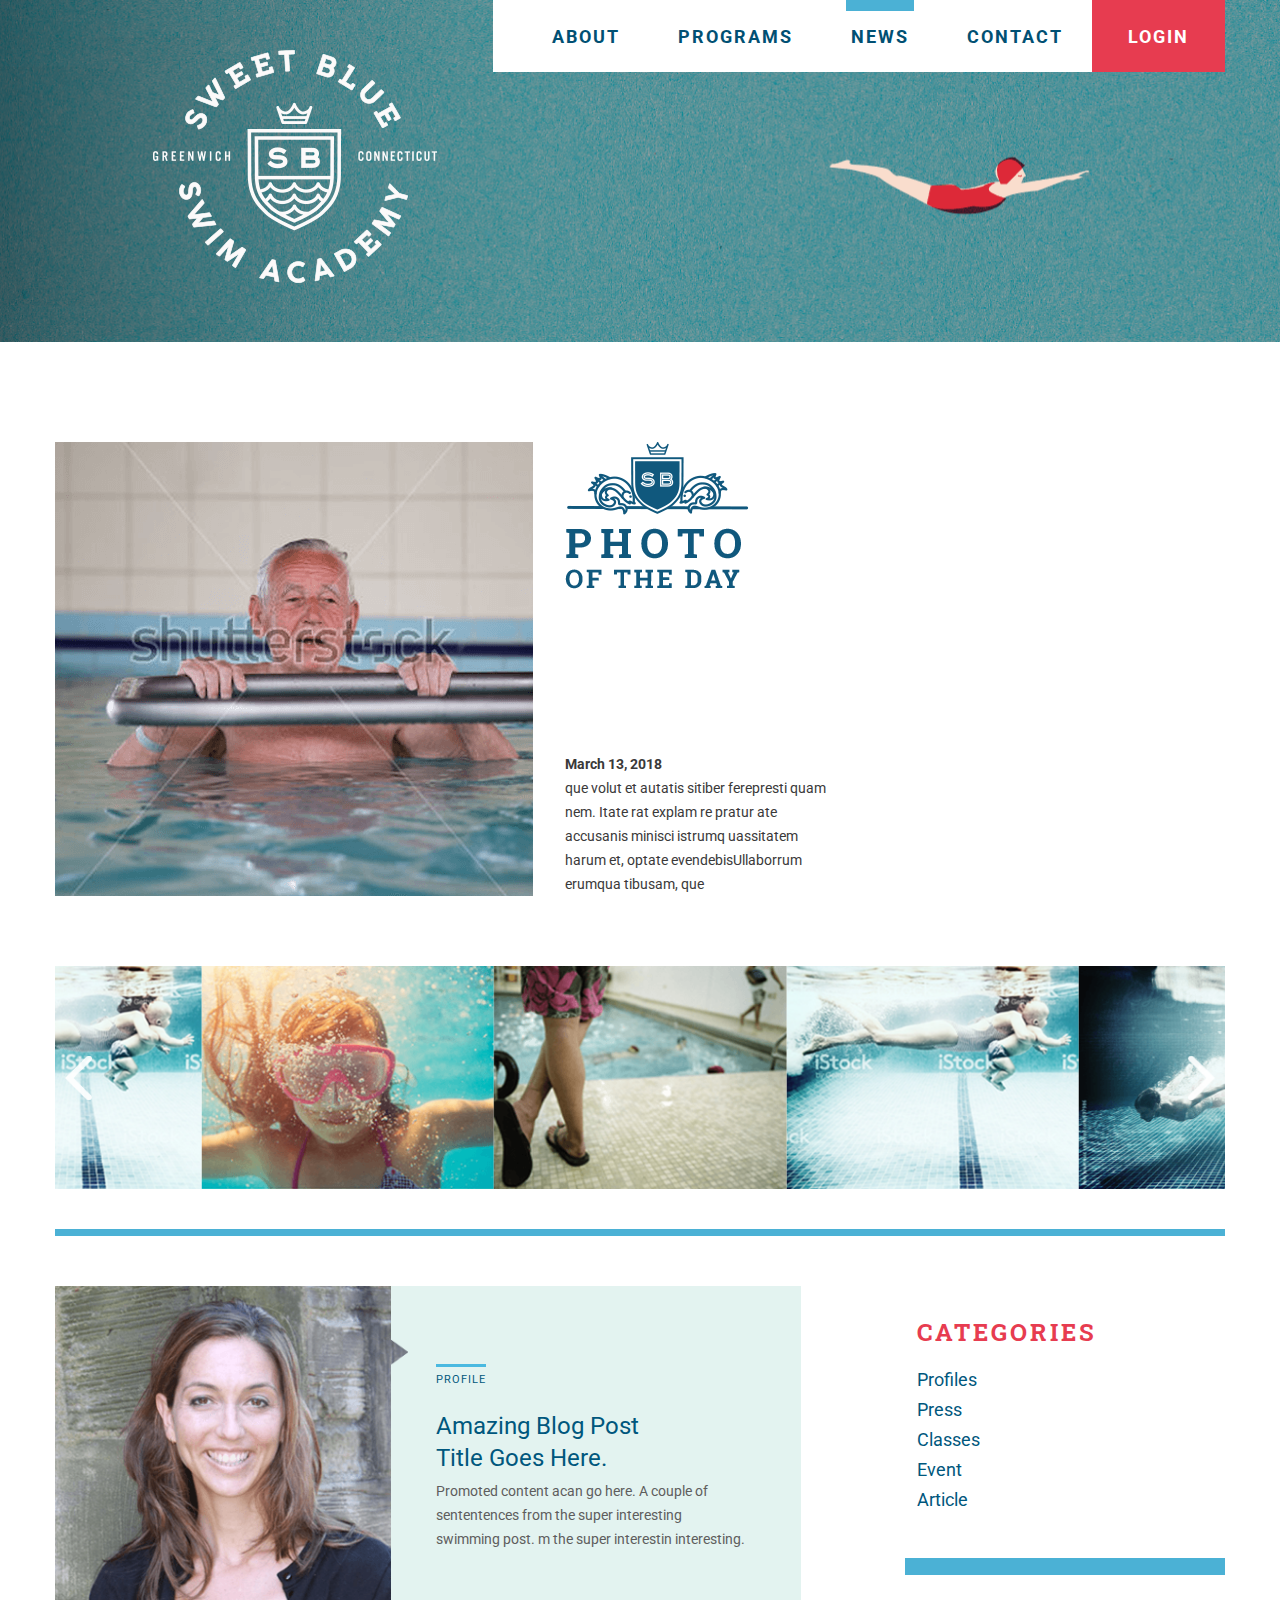
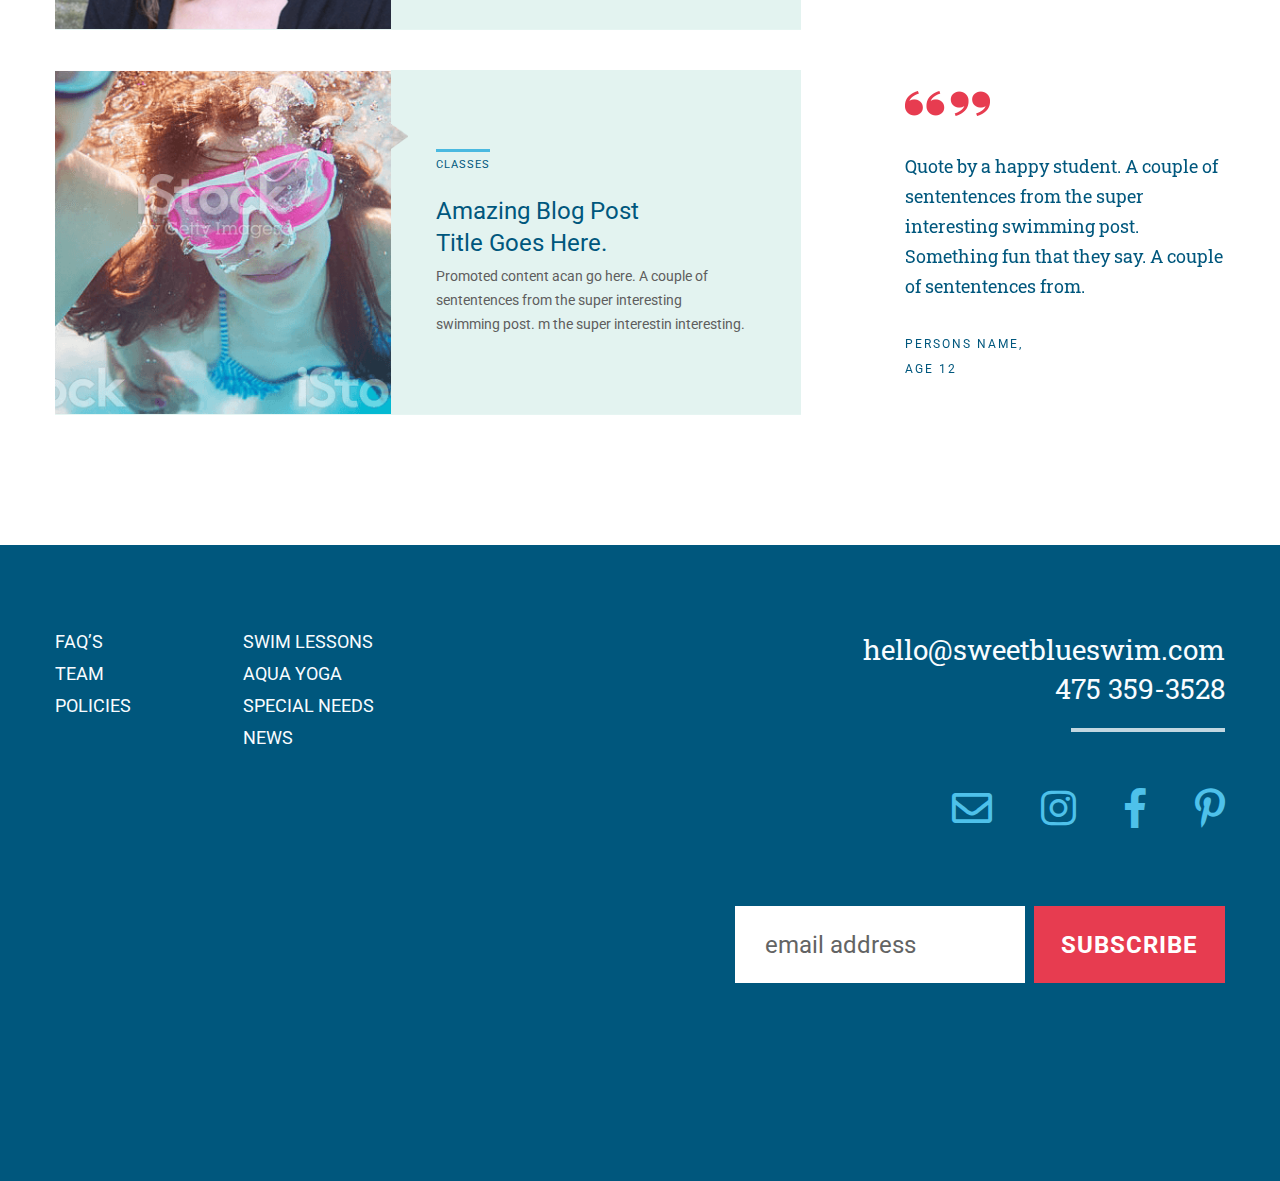
<file: projects/sweetblue/news.html>
<!DOCTYPE html>
<html lang="en">
<head>
	<meta http-equiv="Content-Type" content="text/html; charset=utf-8"/>
   	<title>SWEETBLUE | News</title> 
    <meta name="viewport" content="width=device-width, initial-scale=1, maximum-scale=1, user-scalable=0" />
    <link href="https://fonts.googleapis.com/css?family=Roboto:100,300,400,500,700" rel="stylesheet" />
    <link href="https://fonts.googleapis.com/css?family=Roboto+Slab:100,400,700" rel="stylesheet" /> 
    <link rel="stylesheet" href="css/fontawesome-all.min.css" />
    <link rel="stylesheet" href="css/jquery.fatNav.css" />
	<link rel="stylesheet" href="css/swiper.min.css">
	<link rel="stylesheet" href="css/jquery.fancybox.min.css">
    <link rel="stylesheet" href="style.css" />
	<link rel="stylesheet" href="css/responsive.css" />
</head>

<body>
<div class="fat-nav"></div>
<div id="wrapper">
	<header class="container header-container inner-page-header"><!-- start header-container -->
		<div class="center-content">
			<div class="header-content">
				<div class="logo"><a href="index.html"><img src="images/logo.png" alt="" width="284" height="233" /></a></div>
				<nav class="header-nav">
					<ul id="header-menu">
						<li><a href="about-us.html">ABOUT</a></li>
						<li class="menu-item-has-children"><a href="programs.html">PROGRAMS</a>
							<ul>
								<li><a href="#">SWIM LESSONS</a></li>
								<li><a href="#">SPECIAL NEEDS</a></li>
							</ul>
						</li>
						<li class="current-menu-item"><a href="news.html">NEWS</a></li>
						<li><a href="#">CONTACT</a></li>
					</ul>
					<a href="#" class="login">LOGIN</a>
				</nav>
			</div>
		</div>
	</header><!-- //end .header-container -->

	<div class="container bannger-container inner-page-banner" style="background-image: url(images/news-banner.png);"><!-- start banner-container -->
	</div><!-- //end .banner-container -->

	<div class="container"><!-- start container -->
		<div class="center-content">
			<div class="photo-of-day">
				<div class="left-image"><img src="images/photo-of-day.png" alt="" width="478" height="454" /></div>
				<div class="photo-of-day-info">
					<div class="photo-of-day-logo"><img src="images/photo-of-day-logo.png" alt="" width="184" height="147"></div>
					<div class="photo-of-day-content">
						<strong>March 13, 2018 </strong>
						<p>que volut et autatis sitiber ferepresti quam nem. Itate rat explam re pratur ate accusanis minisci istrumq uassitatem harum et, optate evendebisUllaborrum erumqua tibusam, que </p>
					</div>
				</div>
			</div>
		</div>
	</div><!-- //end .container -->

	<div class="container"><!-- start container -->
		<div class="center-content">
			<div class="swiper-container carousel-container">
			    <div class="swiper-wrapper">
			     	<div class="swiper-slide"><img src="images/carousel-image1.png" alt="" width="300" height="229"></div>
					<div class="swiper-slide"><img src="images/carousel-image2.png" alt="" width="300" height="229"></div>
					<div class="swiper-slide"><img src="images/carousel-image3.png" alt="" width="300" height="229"></div>
					<div class="swiper-slide"><img src="images/carousel-image4.png" alt="" width="300" height="229"></div>
					<div class="swiper-slide"><img src="images/carousel-image5.png" alt="" width="300" height="229"></div>
					<div class="swiper-slide"><img src="images/carousel-image3.png" alt="" width="300" height="229"></div>
					<div class="swiper-slide"><img src="images/carousel-image4.png" alt="" width="300" height="229"></div>
					<div class="swiper-slide"><img src="images/carousel-image5.png" alt="" width="300" height="229"></div>
					<div class="swiper-slide"><img src="images/carousel-image2.png" alt="" width="300" height="229"></div>
					<div class="swiper-slide"><img src="images/carousel-image4.png" alt="" width="300" height="229"></div>
			    </div>
			    <!-- Add Pagination -->
			    <div class="swiper-button-next"></div>
				<div class="swiper-button-prev"></div>
			</div>
		</div>
	</div><!-- //end .container -->

	<div class="container"><!-- start container -->
		<div class="center-content">
			<div class="news-content">
				<div class="left-news">
					<article class="blog-box">
						<div class="left-image"><img src="images/blog-image1.png" alt="" width="374" height="363" /></div>
						<div class="blog-box-info">
							<div class="blog-cetegory"><strong>PROFILE</strong></div>
							<h3><a href="#">Amazing Blog Post Title Goes Here.</a></h3>
							<p>Promoted content acan go here. A couple of sententences from the super interesting swimming post. m the super interestin interesting.</p>
						</div>
					</article>
					<article class="blog-box">
						<div class="left-image"><img src="images/blog-image2.png" alt="" width="374" height="363" /></div>
						<div class="blog-box-info">
							<div class="blog-cetegory"><strong>CLASSES</strong></div>
							<h3><a href="#">Amazing Blog Post Title Goes Here.</a></h3>
							<p>Promoted content acan go here. A couple of sententences from the super interesting swimming post. m the super interestin interesting.</p>
						</div>
					</article>
				</div>
				<aside>
					<div class="cetegories">
						<h3>Categories</h3>
						<ul>
							<li><a href="#">Profiles</a></li>
							<li><a href="#">Press</a></li>
							<li><a href="#">Classes</a></li>
							<li><a href="#">Event</a></li>
							<li><a href="#">Article</a></li>
						</ul>
					</div>
					<div class="ts-content">
					    <div class="swiper-wrapper">
					    	<div class="swiper-slide">
								<p>Quote by a happy student.  A couple of sententences from the super interesting swimming post. Something fun that they say.  A couple of sententences from.</p>
								<div class="person-info">
									<strong>PERSONS NAME, <br>AGE 12</strong>
								</div>
					      	</div>
					      	<div class="swiper-slide">
								<p>Quote by a happy student.  A couple of sententences from the super interesting swimming post. Something fun that they say.  A couple of sententences from.</p>
								<div class="person-info">
									<strong>PERSONS NAME, <br>AGE 12</strong>
								</div>
					      	</div>
					      	<div class="swiper-slide">
								<p>Quote by a happy student.  A couple of sententences from the super interesting swimming post. Something fun that they say.  A couple of sententences from.</p>
								<div class="person-info">
									<strong>PERSONS NAME, <br>AGE 12</strong>
								</div>
					      	</div>
						</div>
					</div>
					<div class="ts-content ">
					</div>
				</aside>
			</div>
		</div>
	</div><!-- //end .container -->

	<footer class="container footer-container"><!-- start footer-container -->
		<div class="center-content">
			<div class="footer-content">
				<div class="left-footer">
					<ul>
						<li><a href="#">FAQ’s</a></li>
						<li><a href="#">TEAM</a></li>
						<li><a href="#">POLICIES</a></li>
					</ul>
					<ul>
						<li><a href="#">SWIM LESSONS</a></li>
						<li><a href="#">AQUA YOGA</a></li>
						<li><a href="#">SPECIAL NEEDS</a></li>
						<li><a href="#">NEWS</a></li>
					</ul>
				</div>
				<div class="right-footer">
					<div class="footer-contact">
						<p>
							<a href="mailto:hello@sweetblueswim.com">hello@sweetblueswim.com</a> <br>
							<a href="tel:4753593528">475 359-3528</a>
						</p>
					</div>
					<ul class="footer-socials">
						<li><a href="#" target="_blank"><i class="far fa-envelope"></i></a></li>
						<li><a href="#" target="_blank"><i class="fab fa-instagram"></i></a></li>
						<li><a href="#" target="_blank"><i class="fab fa-facebook-f"></i></a></li>
						<li><a href="#" target="_blank"><i class="fab fa-pinterest-p"></i></a></li>
					</ul>
					<form action="#" class="footer-subscribe">
						<input type="email" name="email" value="" placeholder="email address" />
						<input type="submit" value="SUBSCRIBE" />
					</form>
				</div>
			</div>
		</div>
	</footer><!-- //end .footer-container -->

	<script src="js/jquery.min.js"></script>
	<script src="js/swiper.min.js"></script>
	<script src="js/jquery.fancybox.min.js"></script>
	<script src="js/jquery.fatNav.min.js"></script>
	<script src="js/custom.js"></script>
</div>
</body>
</html>
</file>
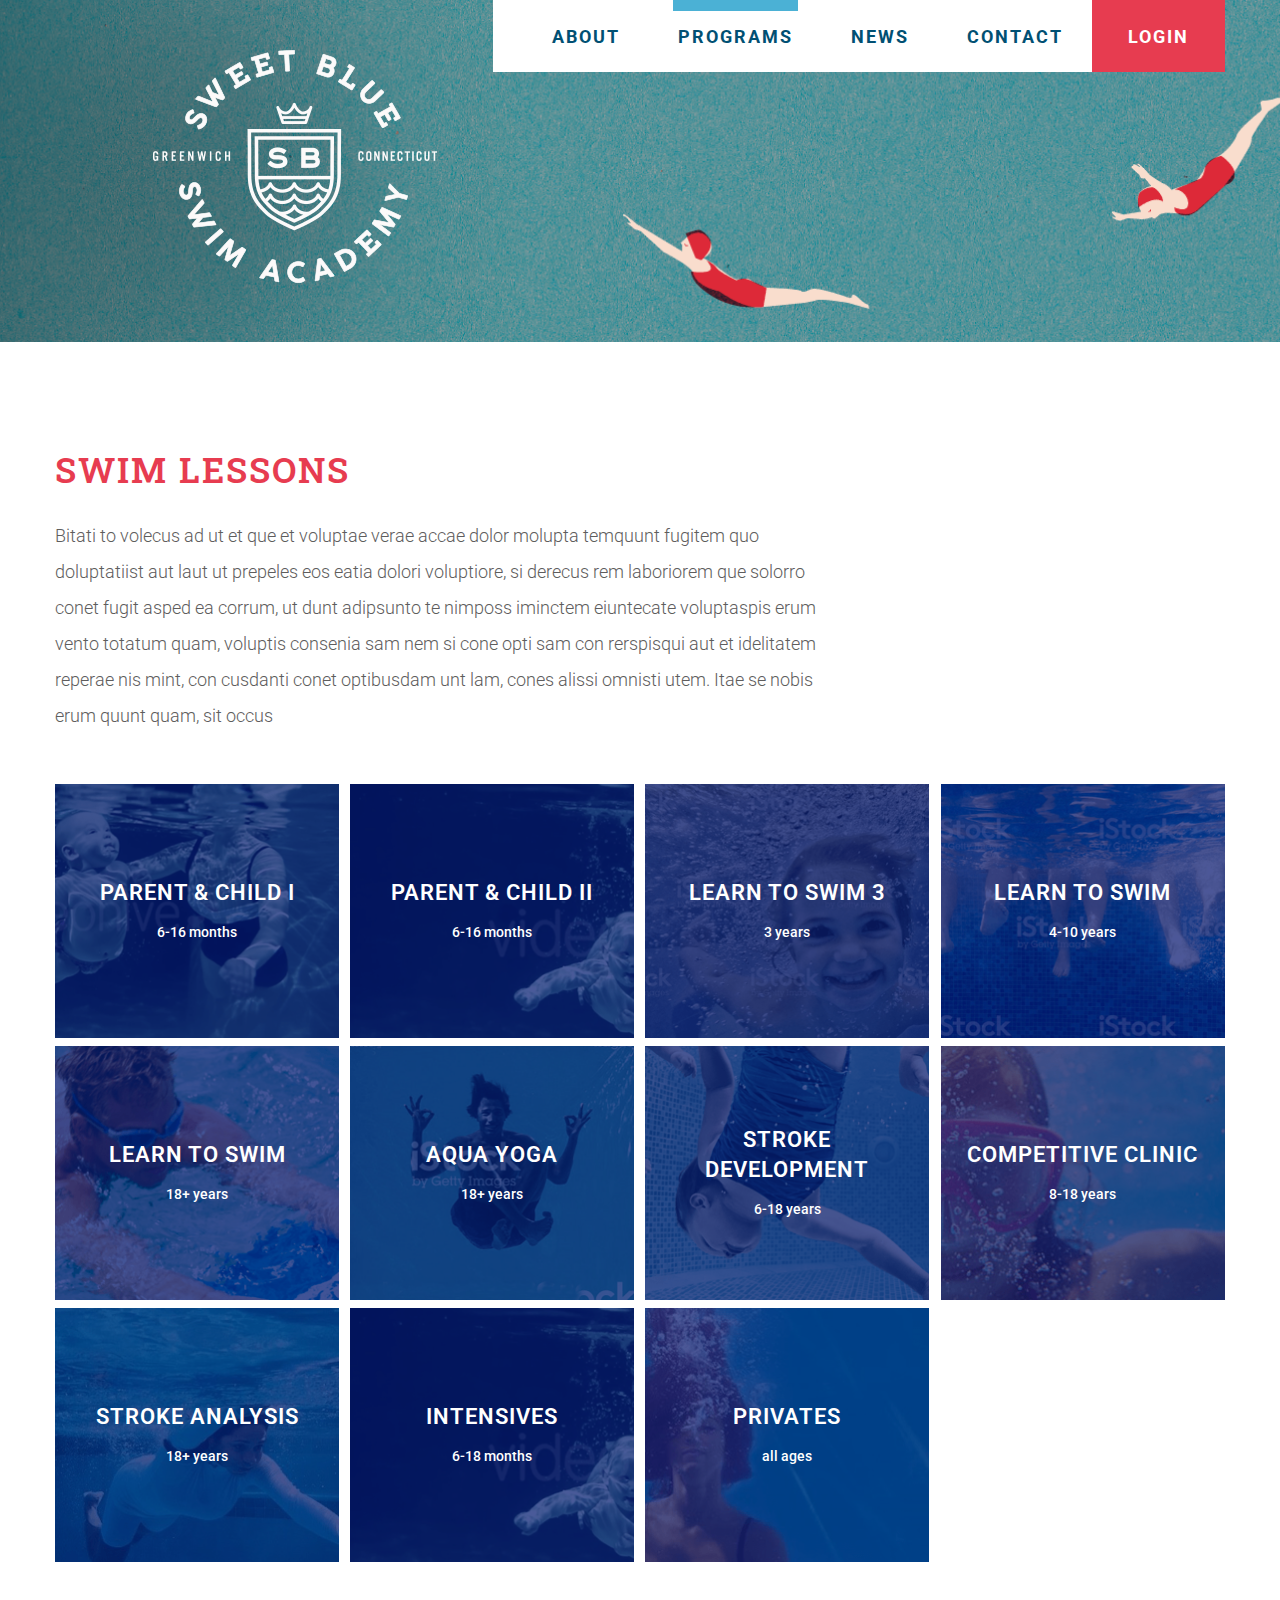
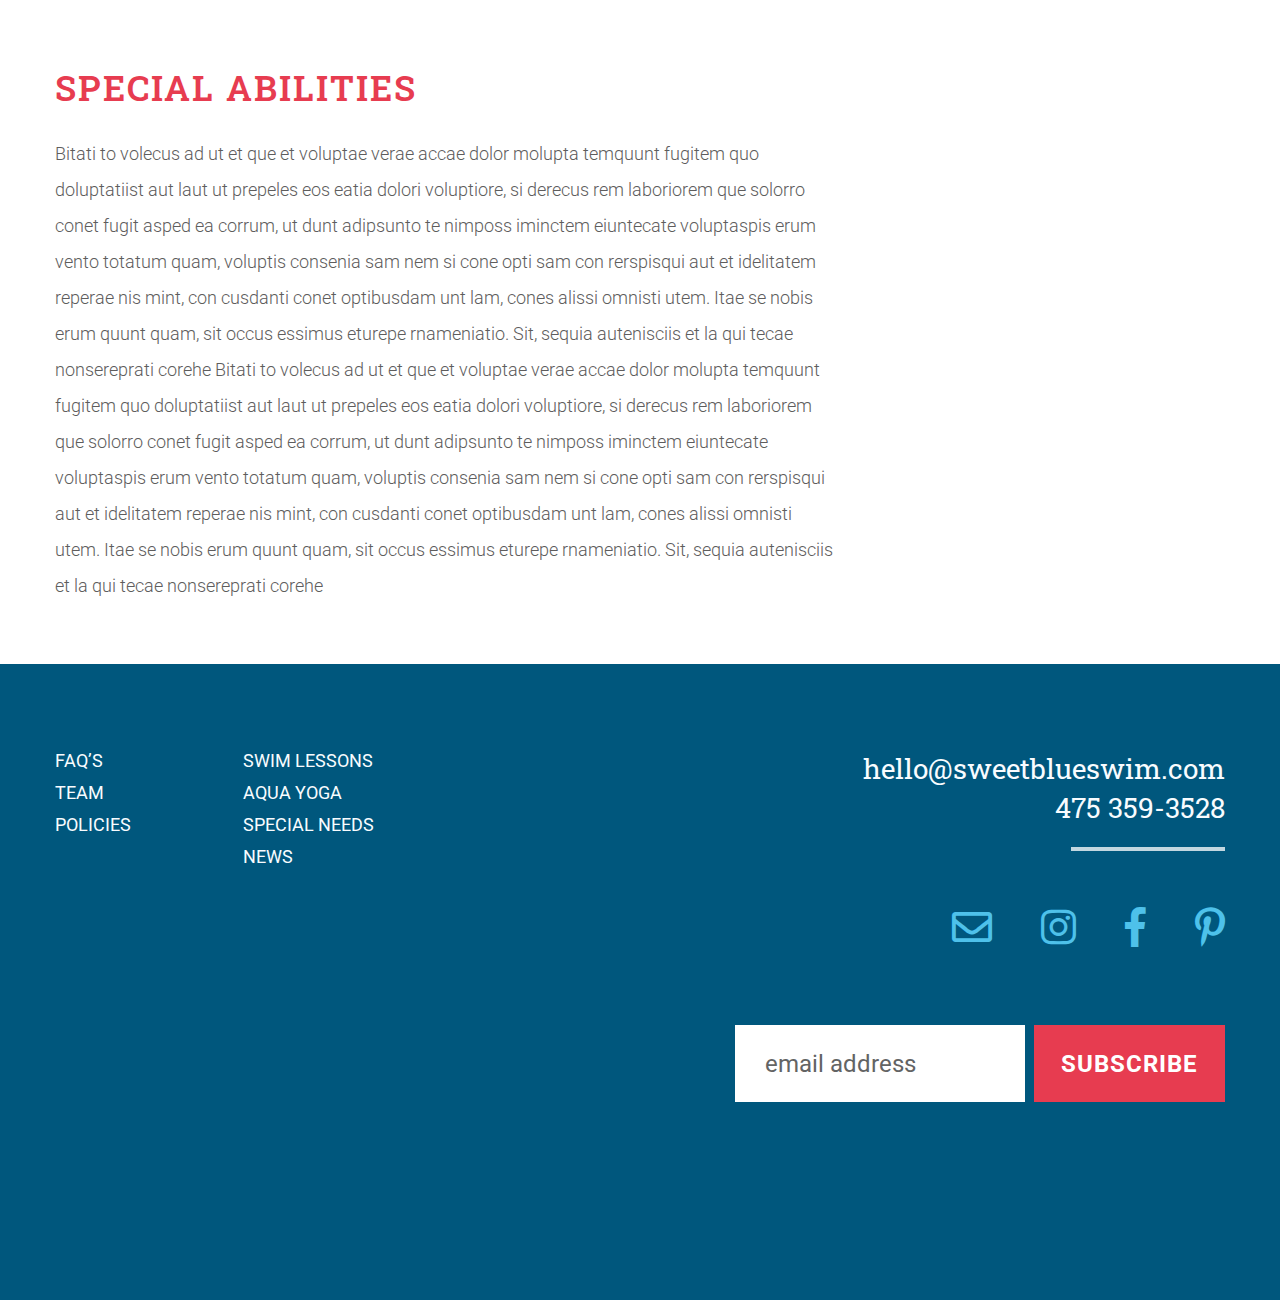
<file: projects/sweetblue/programs.html>
<!DOCTYPE html>
<html lang="en">
<head>
	<meta http-equiv="Content-Type" content="text/html; charset=utf-8"/>
   	<title>SWEETBLUE | Programs</title> 
    <meta name="viewport" content="width=device-width, initial-scale=1, maximum-scale=1, user-scalable=0" />
    <link href="https://fonts.googleapis.com/css?family=Roboto:100,300,400,500,700" rel="stylesheet" />
    <link href="https://fonts.googleapis.com/css?family=Roboto+Slab:100,400,700" rel="stylesheet" /> 
    <link rel="stylesheet" href="css/fontawesome-all.min.css" />
    <link rel="stylesheet" href="css/jquery.fatNav.css" />
	<link rel="stylesheet" href="css/swiper.min.css">
	<link rel="stylesheet" href="css/jquery.fancybox.min.css">
    <link rel="stylesheet" href="style.css" />
	<link rel="stylesheet" href="css/responsive.css" />
</head>

<body>
<div class="fat-nav"></div>
<div id="wrapper">
	<header class="container header-container inner-page-header"><!-- start header-container -->
		<div class="center-content">
			<div class="header-content">
				<div class="logo"><a href="index.html"><img src="images/logo.png" alt="" width="284" height="233" /></a></div>
				<nav class="header-nav">
					<ul id="header-menu">
						<li><a href="about-us.html">ABOUT</a></li>
						<li class="menu-item-has-children current-menu-item"><a href="programs.html">PROGRAMS</a>
							<ul>
								<li><a href="#">SWIM LESSONS</a></li>
								<li><a href="#">SPECIAL NEEDS</a></li>
							</ul>
						</li>
						<li><a href="news.html">NEWS</a></li>
						<li><a href="#">CONTACT</a></li>
					</ul>
					<a href="#" class="login">LOGIN</a>
				</nav>
			</div>
		</div>
	</header><!-- //end .header-container -->

	<div class="container bannger-container inner-page-banner" style="background-image: url(images/program-banner.png);"><!-- start banner-container -->
	</div><!-- //end .banner-container -->

	<section class="container entry"><!-- start container --> 
		<div class="center-content">
			<div class="programs-content">
				<div class="content">
					<h2>SWIM LESSONS</h2>
					<p>Bitati to volecus ad ut et que et voluptae verae accae dolor molupta temquunt fugitem quo doluptatiist aut laut ut prepeles eos eatia dolori voluptiore, si derecus rem laboriorem que solorro conet fugit asped ea corrum, ut dunt adipsunto te nimposs iminctem eiuntecate voluptaspis erum vento totatum quam, voluptis consenia sam nem si cone opti sam con rerspisqui aut et idelitatem reperae nis mint, con cusdanti conet optibusdam unt lam, cones alissi omnisti utem. Itae se nobis erum quunt quam, sit occus </p>
				</div>
				<div class="programs-wrap">
					<div class="program">
						<figure>
							<img src="images/program-image1.png" alt="" width="285" height="255" />
							<figcaption>
								<div>
									<h4>PARENT & CHILD I</h4>
									<small>6-16 months</small>
								</div>
							</figcaption>
							<span class="btn-close close-right-bottom"></span>
						</figure>
						<div class="swim-pop-area right w-75">
							<p>This class is conceived for children of 3 years of age in order to make the most of their developing motor <br/> skills, while learning the fundamental skills for a safe experience in the water, such as:</p>
							<div class="swim-pop-col-area">
								<div class="swim-pop-col">
									<ul>
										<li><small>Proper breath control and body position</small></li>
										<li><small>Submersions</small></li>
									</ul>
								</div>
								<div class="swim-pop-col">
									<ul>
										<li><small>Rollovers</small></li>
										<li><small>Backfloats</small></li>
										<li><small>Independence in the water</small></li>
									</ul>
								</div>
								<div class="swim-pop-col">
									<ul>
										<li><small>Build strength and confidence in the water</small></li>
										<li><small>Learn fundamentals of strokes</small></li>
									</ul>
								</div>
							</div>
							<div class="min-less-area">
								<span>30 mins : $35 / lesson</span>
								<a href="#">ENROLL</a>
							</div>
						</div>
					</div>
					<div class="program">
						<figure>
							<img src="images/program-image2.png" alt="" width="285" height="255" />
							<figcaption>
								<div>
									<h4>PARENT & CHILD II</h4>
									<small>6-16 months</small>
								</div>
							</figcaption>
							<span class="btn-close close-right-bottom"></span>
						</figure>
						<div class="swim-pop-area right w-50">
							<p>This class is conceived for children of 3 years of age in order to make the most of their developing motor <br/> skills, while learning the fundamental skills for a safe experience in the water, such as:</p>
							<div class="swim-pop-col-area">
								<div class="swim-pop-col">
									<ul>
										<li><small>Proper breath control and body position</small></li>
										<li><small>Submersions</small></li>
									</ul>
								</div>
								<div class="swim-pop-col">
									<ul>
										<li><small>Rollovers</small></li>
										<li><small>Backfloats</small></li>
										<li><small>Independence in the water</small></li>
									</ul>
								</div>
								<div class="swim-pop-col">
									<ul>
										<li><small>Build strength and confidence in the water</small></li>
										<li><small>Learn fundamentals of strokes</small></li>
									</ul>
								</div>
							</div>
							<div class="min-less-area">
								<span>30 mins : $35 / lesson</span>
								<a href="#">ENROLL</a>
							</div>
						</div>
					</div>
					<div class="program">
						<figure>
							<img src="images/program-image3.png" alt="" width="285" height="255" />
							<figcaption>
								<div>
									<h4>LEARN TO SWIM 3</h4>
									<small>3 years</small>
								</div>
							</figcaption>
							<span class="btn-close close-left-bottom"></span>
						</figure>
						<div class="swim-pop-area bottom w-100">
							<p>This class is conceived for children of 3 years of age in order to make the most of their developing motor <br/> skills, while learning the fundamental skills for a safe experience in the water, such as:</p>
							<div class="swim-pop-col-area">
								<div class="swim-pop-col">
									<ul>
										<li><small>Proper breath control and body position</small></li>
										<li><small>Submersions</small></li>
									</ul>
								</div>
								<div class="swim-pop-col">
									<ul>
										<li><small>Rollovers</small></li>
										<li><small>Backfloats</small></li>
										<li><small>Independence in the water</small></li>
									</ul>
								</div>
								<div class="swim-pop-col">
									<ul>
										<li><small>Build strength and confidence in the water</small></li>
										<li><small>Learn fundamentals of strokes</small></li>
									</ul>
								</div>
							</div>
							<div class="min-less-area">
								<span>30 mins : $35 / lesson</span>
								<a href="#">ENROLL</a>
							</div>
						</div>
					</div>
					<div class="program">
						<figure>
							<img src="images/program-image4.png" alt="" width="285" height="255" />
							<figcaption>
								<div>
									<h4>LEARN TO SWIM</h4>
									<small>4-10 years</small>
								</div>
							</figcaption>
							<span class="btn-close close-left-bottom"></span>
						</figure>
						<div class="swim-pop-area left w-75">
							<p>This class is conceived for children of 3 years of age in order to make the most of their developing motor <br/> skills, while learning the fundamental skills for a safe experience in the water, such as:</p>
							<div class="swim-pop-col-area">
								<div class="swim-pop-col">
									<ul>
										<li><small>Proper breath control and body position</small></li>
										<li><small>Submersions</small></li>
									</ul>
								</div>
								<div class="swim-pop-col">
									<ul>
										<li><small>Rollovers</small></li>
										<li><small>Backfloats</small></li>
										<li><small>Independence in the water</small></li>
									</ul>
								</div>
								<div class="swim-pop-col">
									<ul>
										<li><small>Build strength and confidence in the water</small></li>
										<li><small>Learn fundamentals of strokes</small></li>
									</ul>
								</div>
							</div>
							<div class="min-less-area">
								<span>30 mins : $35 / lesson</span>
								<a href="#">ENROLL</a>
							</div>
						</div>
					</div>
					<div class="program">
						<figure>
							<img src="images/program-image5.png" alt="" width="285" height="255" />
							<figcaption>
								<div>
									<h4>LEARN TO SWIM</h4>
									<small>18+ years</small>
								</div>
							</figcaption>
							<span class="btn-close close-right-bottom"></span>
						</figure>
						<div class="swim-pop-area right w-75">
							<p>This class is conceived for children of 3 years of age in order to make the most of their developing motor <br/> skills, while learning the fundamental skills for a safe experience in the water, such as:</p>
							<div class="swim-pop-col-area">
								<div class="swim-pop-col">
									<ul>
										<li><small>Proper breath control and body position</small></li>
										<li><small>Submersions</small></li>
									</ul>
								</div>
								<div class="swim-pop-col">
									<ul>
										<li><small>Rollovers</small></li>
										<li><small>Backfloats</small></li>
										<li><small>Independence in the water</small></li>
									</ul>
								</div>
								<div class="swim-pop-col">
									<ul>
										<li><small>Build strength and confidence in the water</small></li>
										<li><small>Learn fundamentals of strokes</small></li>
									</ul>
								</div>
							</div>
							<div class="min-less-area">
								<span>30 mins : $35 / lesson</span>
								<a href="#">ENROLL</a>
							</div>
						</div>
					</div>
					<div class="program">
						<figure>
							<img src="images/program-image6.png" alt="" width="285" height="255" />
							<figcaption>
								<div>
									<h4>AQUA YOGA</h4>
									<small>18+ years</small>
								</div>
							</figcaption>
							<span class="btn-close close-left-bottom"></span>
						</figure>
						<div class="swim-pop-area bottom w-100">
							<p>This class is conceived for children of 3 years of age in order to make the most of their developing motor <br/> skills, while learning the fundamental skills for a safe experience in the water, such as:</p>
							<div class="swim-pop-col-area">
								<div class="swim-pop-col">
									<ul>
										<li><small>Proper breath control and body position</small></li>
										<li><small>Submersions</small></li>
									</ul>
								</div>
								<div class="swim-pop-col">
									<ul>
										<li><small>Rollovers</small></li>
										<li><small>Backfloats</small></li>
										<li><small>Independence in the water</small></li>
									</ul>
								</div>
								<div class="swim-pop-col">
									<ul>
										<li><small>Build strength and confidence in the water</small></li>
										<li><small>Learn fundamentals of strokes</small></li>
									</ul>
								</div>
							</div>
							<div class="min-less-area">
								<span>30 mins : $35 / lesson</span>
								<a href="#">ENROLL</a>
							</div>
						</div>
					</div>
					<div class="program">
						<figure>
							<img src="images/program-image7.png" alt="" width="285" height="255" />
							<figcaption>
								<div>
									<h4>STROKE DEVELOPMENT</h4>
									<small>6-18 years</small>
								</div>
							</figcaption>
							<span class="btn-close close-left-bottom"></span>
						</figure>
						<div class="swim-pop-area swim-lft left w-50">
							<p>This class is conceived for children of 3 years of age in order to make the most of their developing motor skills, while learning the fundamental skills for a safe experience in the water, such as:</p>
							<div class="swim-pop-col-area">
								<div class="swim-pop-col">
									<ul>
										<li><small>Proper breath control and body position</small></li>
										<li><small>Submersions</small></li>
										<li><small>Rollovers</small></li>
										<li><small>Backfloats</small></li>
									</ul>
								</div>
								<div class="swim-pop-col">
									<ul>
										<li><small>Independence in the water</small></li>
										<li><small>Build strength and confidence in the water</small></li>
										<li><small>Learn fundamentals of strokes</small></li>
									</ul>
								</div>
							</div>
							<div class="min-less-area">
								<span>30 mins : $35 / lesson</span>
								<a href="#">ENROLL</a>
							</div>
						</div>
					</div>
					<div class="program">
						<figure>
							<img src="images/program-image8.png" alt="" width="285" height="255" />
							<figcaption>
								<div>
									<h4>COMPETITIVE CLINIC</h4>
									<small>8-18 years</small>
								</div>
							</figcaption>
							<span class="btn-close close-left-bottom"></span>
						</figure>
						<div class="swim-pop-area bottom w-100">
							<p>This class is conceived for children of 3 years of age in order to make the most of their developing motor <br/> skills, while learning the fundamental skills for a safe experience in the water, such as:</p>
							<div class="swim-pop-col-area">
								<div class="swim-pop-col">
									<ul>
										<li><small>Proper breath control and body position</small></li>
										<li><small>Submersions</small></li>
									</ul>
								</div>
								<div class="swim-pop-col">
									<ul>
										<li><small>Rollovers</small></li>
										<li><small>Backfloats</small></li>
										<li><small>Independence in the water</small></li>
									</ul>
								</div>
								<div class="swim-pop-col">
									<ul>
										<li><small>Build strength and confidence in the water</small></li>
										<li><small>Learn fundamentals of strokes</small></li>
									</ul>
								</div>
							</div>
							<div class="min-less-area">
								<span>30 mins : $35 / lesson</span>
								<a href="#">ENROLL</a>
							</div>
						</div>
					</div>
					<div class="program">
						<figure>
							<img src="images/program-image9.png" alt="" width="285" height="255" />
							<figcaption>
								<div>
									<h4>STROKE ANALYSIS</h4>
									<small>18+ years</small>
								</div>
							</figcaption>
							<span class="btn-close close-left-bottom"></span>
						</figure>
						<div class="swim-pop-area bottom w-100">
							<p>This class is conceived for children of 3 years of age in order to make the most of their developing motor <br/> skills, while learning the fundamental skills for a safe experience in the water, such as:</p>
							<div class="swim-pop-col-area">
								<div class="swim-pop-col">
									<ul>
										<li><small>Proper breath control and body position</small></li>
										<li><small>Submersions</small></li>
									</ul>
								</div>
								<div class="swim-pop-col">
									<ul>
										<li><small>Rollovers</small></li>
										<li><small>Backfloats</small></li>
										<li><small>Independence in the water</small></li>
									</ul>
								</div>
								<div class="swim-pop-col">
									<ul>
										<li><small>Build strength and confidence in the water</small></li>
										<li><small>Learn fundamentals of strokes</small></li>
									</ul>
								</div>
							</div>
							<div class="min-less-area">
								<span>30 mins : $35 / lesson</span>
								<a href="#">ENROLL</a>
							</div>
						</div>
					</div>
					<div class="program">
						<figure>
							<img src="images/program-image10.png" alt="" width="285" height="255" />
							<figcaption>
								<div>
									<h4>INTENSIVES</h4>
									<small>6-18 months</small>
								</div>
							</figcaption>
							<span class="btn-close close-left-bottom"></span>
						</figure>
						<div class="swim-pop-area bottom w-100">
							<p>This class is conceived for children of 3 years of age in order to make the most of their developing motor <br/> skills, while learning the fundamental skills for a safe experience in the water, such as:</p>
							<div class="swim-pop-col-area">
								<div class="swim-pop-col">
									<ul>
										<li><small>Proper breath control and body position</small></li>
										<li><small>Submersions</small></li>
									</ul>
								</div>
								<div class="swim-pop-col">
									<ul>
										<li><small>Rollovers</small></li>
										<li><small>Backfloats</small></li>
										<li><small>Independence in the water</small></li>
									</ul>
								</div>
								<div class="swim-pop-col">
									<ul>
										<li><small>Build strength and confidence in the water</small></li>
										<li><small>Learn fundamentals of strokes</small></li>
									</ul>
								</div>
							</div>
							<div class="min-less-area">
								<span>30 mins : $35 / lesson</span>
								<a href="#">ENROLL</a>
							</div>
						</div>
					</div>
					<div class="program">
						<figure>
							<img src="images/program-image11.png" alt="" width="285" height="255" />
							<figcaption>
								<div>
									<h4>PRIVATES</h4>
									<small>all ages</small>
								</div>
							</figcaption>
							<span class="btn-close close-left-bottom"></span>
						</figure>
						<div class="swim-pop-area bottom w-100">
							<p>This class is conceived for children of 3 years of age in order to make the most of their developing motor <br/> skills, while learning the fundamental skills for a safe experience in the water, such as:</p>
							<div class="swim-pop-col-area">
								<div class="swim-pop-col">
									<ul>
										<li><small>Proper breath control and body position</small></li>
										<li><small>Submersions</small></li>
									</ul>
								</div>
								<div class="swim-pop-col">
									<ul>
										<li><small>Rollovers</small></li>
										<li><small>Backfloats</small></li>
										<li><small>Independence in the water</small></li>
									</ul>
								</div>
								<div class="swim-pop-col">
									<ul>
										<li><small>Build strength and confidence in the water</small></li>
										<li><small>Learn fundamentals of strokes</small></li>
									</ul>
								</div>
							</div>
							<div class="min-less-area">
								<span>30 mins : $35 / lesson</span>
								<a href="#">ENROLL</a>
							</div>
						</div>
					</div>
				</div>
				<div class="content">
					<h2>SPECIAL ABILITIES</h2>
					<p>Bitati to volecus ad ut et que et voluptae verae accae dolor molupta temquunt fugitem quo doluptatiist aut laut ut prepeles eos eatia dolori voluptiore, si derecus rem laboriorem que solorro conet fugit asped ea corrum, ut dunt adipsunto te nimposs iminctem eiuntecate voluptaspis erum vento totatum quam, voluptis consenia sam nem si cone opti sam con rerspisqui aut et idelitatem reperae nis mint, con cusdanti conet optibusdam unt lam, cones alissi omnisti utem. Itae se nobis erum quunt quam, sit occus essimus eturepe rnameniatio. Sit, sequia autenisciis et la qui tecae nonsereprati corehe  Bitati to volecus ad ut et que et voluptae verae accae dolor molupta temquunt fugitem quo doluptatiist aut laut ut prepeles eos eatia dolori voluptiore, si derecus rem laboriorem que solorro conet fugit asped ea corrum, ut dunt adipsunto te nimposs iminctem eiuntecate voluptaspis erum vento totatum quam, voluptis consenia sam nem si cone opti sam con rerspisqui aut et idelitatem reperae nis mint, con cusdanti conet optibusdam unt lam, cones alissi omnisti utem. Itae se nobis erum quunt quam, sit occus essimus eturepe rnameniatio. Sit, sequia autenisciis et la qui tecae nonsereprati corehe</p>
				</div>
			</div>
		</div>
	</section><!-- //end .container -->

	<footer class="container footer-container"><!-- start footer-container -->
		<div class="center-content">
			<div class="footer-content">
				<div class="left-footer">
					<ul>
						<li><a href="#">FAQ’s</a></li>
						<li><a href="#">TEAM</a></li>
						<li><a href="#">POLICIES</a></li>
					</ul>
					<ul>
						<li><a href="#">SWIM LESSONS</a></li>
						<li><a href="#">AQUA YOGA</a></li>
						<li><a href="#">SPECIAL NEEDS</a></li>
						<li><a href="#">NEWS</a></li>
					</ul>
				</div>
				<div class="right-footer">
					<div class="footer-contact">
						<p>
							<a href="mailto:hello@sweetblueswim.com">hello@sweetblueswim.com</a> <br>
							<a href="tel:4753593528">475 359-3528</a>
						</p>
					</div>
					<ul class="footer-socials">
						<li><a href="#" target="_blank"><i class="far fa-envelope"></i></a></li>
						<li><a href="#" target="_blank"><i class="fab fa-instagram"></i></a></li>
						<li><a href="#" target="_blank"><i class="fab fa-facebook-f"></i></a></li>
						<li><a href="#" target="_blank"><i class="fab fa-pinterest-p"></i></a></li>
					</ul>
					<form action="#" class="footer-subscribe">
						<input type="email" name="email" value="" placeholder="email address" />
						<input type="submit" value="SUBSCRIBE" />
					</form>
				</div>
			</div>
		</div>
	</footer><!-- //end .footer-container -->

	<script src="js/jquery.min.js"></script>
	<script src="js/swiper.min.js"></script>
	<script src="js/jquery.fancybox.min.js"></script>
	<script src="js/jquery.fatNav.min.js"></script>
	<script src="js/custom.js"></script>
</div>
</body>
</html>
</file>
<file: projects/claudette/style.css>
/*
Theme Name: Cljphotographer
Theme URI: http://cljphotographer.com/
Author: baseonesolutions
Author URI: http://www.baseonesolutions.com/
Description: Cljphotographer theme is clean, blog-focused, and designed for clarity. Cljphotographer simple, straightforward typography is readable on a wide variety of screen sizes, and suitable for multiple languages. We designed it using a mobile-first approach, meaning your content takes center-stage, regardless of whether your visitors arrive by smartphone, tablet, laptop, or desktop computer.
Version: 1.4
License: GNU General Public License v2 or later
License URI: http://www.gnu.org/licenses/gpl-2.0.html
Tags: black, blue, gray, pink, purple, white, yellow, dark, light, two-columns, left-sidebar, fixed-layout, responsive-layout, accessibility-ready, custom-background, custom-colors, custom-header, custom-menu, editor-style, featured-images, microformats, post-formats, rtl-language-support, sticky-post, threaded-comments, translation-ready
Text Domain: clj
This theme, like WordPress, is licensed under the GPL.
Use it to make something cool, have fun, and share what you've learned with others.
*/



@font-face {
    font-family: 'AvenirHeavy';
    src: url('fonts/AvenirHeavy.eot');
    src: url('fonts/AvenirHeavy.eot') format('embedded-opentype'),
         url('fonts/AvenirHeavy.woff2') format('woff2'),
         url('fonts/AvenirHeavy.woff') format('woff'),
         url('fonts/AvenirHeavy.ttf') format('truetype'),
         url('fonts/AvenirHeavy.svg#AvenirHeavy') format('svg');
}
@font-face {
    font-family: 'AvenirLight';
    src: url('fonts/AvenirLight.eot');
    src: url('fonts/AvenirLight.eot') format('embedded-opentype'),
         url('fonts/AvenirLight.woff2') format('woff2'),
         url('fonts/AvenirLight.woff') format('woff'),
         url('fonts/AvenirLight.ttf') format('truetype'),
         url('fonts/AvenirLight.svg#AvenirLight') format('svg');
}

html,body,div,span,applet,object,iframe,h1,h2,h3,h4,h5,h6,
p,blockquote,pre,a,abbr,acronym,address,big,cite,code,del,
dfn,em,font,img,ins,kbd,q,s,samp,small,strike,strong,sub,
sup,tt,var,b,u,i,center,dl,dt,dd,ol,ul,li,fieldset,form,
label,legend,table,caption,tbody,tfoot,thead,tr,th,td { 
	margin:0; 
	padding:0; 
	border:0; 
	outline:0; 
	vertical-align:baseline;
}
body {
	padding: 0;
	margin: 0;
	border: 0;
	font-family: 'Antic Didone', serif;
	color:#2c3e50;
}
ul,ol { list-style:none; }
img,fieldset { border:none; }	
a { text-decoration:none; }
a:hover { text-decoration:none; }
article,aside,details,figcaption,figure,footer,
header,hgroup,main,nav,section,summary { display: block; }
figure {
	margin:0;
	padding:0;
}
.clearfix {
	clear: both;
	width:100%;
	overflow:hidden;
}
embed,iframe,
object,
video { max-width: 100%; }
html { -webkit-text-size-adjust: none; }
input, textarea { -webkit-appearance: none; -webkit-border-radius: 0; }
*, *:before, *:after { -webkit-box-sizing: border-box; -moz-box-sizing: border-box; -ms-box-sizing: border-box; -o-box-sizing: border-box; box-sizing: border-box; }

/*----------------------*/
/*  Page structure      */
/*----------------------*/
#wrapper { width: 100%; }
.container { width: 100%; padding: 0 20px; }
.center-content { max-width: 1190px; margin: 0 auto; }
img { display: block; max-width: 100%; height: auto; }
h1, h2, h3, h4, h5, h6 {
	font-family: 'Antic Didone', serif;
	padding-bottom: 15px;
	font-weight: normal;
	color: #bc8aa0;
	letter-spacing: 2px;
}
h1 {
	font-size: 55px;
	line-height: 75px;
	color: #bc8aa0;
}
h2 {
	font-size: 48px;
	line-height: 72px;
	padding-bottom: 25px;
}
h3 {
	font-size: 35px;
	letter-spacing: 2px;
	line-height: 45px;
	padding-bottom: 20px;
}
h4 {
	font-size: 24px;
	line-height: 35px;
	padding-bottom: 20px;
}
h5 {
	font-size: 20px;
	line-height: 30px;
	padding-bottom: 15px;
}
h5 {
	font-size: 18px;
	line-height: 24px;
	padding-bottom: 15px;
}
h6 {
	font-size: 16px;
	line-height: 24px;
	padding-bottom: 15px;
}
ol li,
ul li,
p {
	font-family: 'AvenirLight';
	font-size: 16px;
	color: #2c3e50;
	letter-spacing: 0.5px;
	line-height: 24px;
	padding-bottom: 30px;
}
blockquote {
	padding: 20px 10px;
	border-left: 5px solid #ca9db1;
}
blockquote p { font-style: italic; }

/*----------------------*/
/*  header-container    */
/*----------------------*/
header {
	background: rgba(135,81,105,0.30);
	position: absolute;
	top: 0;
	left: 0;
	right: 0;
	width: 100%;
	height: 128px;
	z-index: 999;
}
header.container { padding: 0 50px; }
header .center-content { max-width: 1340px; }
.header-main { padding: 22px 0; }
nav {
	float: left;
	padding: 23px 0;
}
nav ul li {
	position: relative;
	float: left;
	font-family: 'AvenirHeavy';
	font-size: 16px;
	color: #fff;
	letter-spacing: 2px;
	line-height: 24px;
	text-align: left;
	text-transform: lowercase;
	font-weight: normal;
	padding: 5px 0;
	margin: 0 10px;
}
nav ul li:first-child{ margin-left: 0; }
nav ul li:last-child{ margin-right: 0; }
nav ul li.menu-item-has-children { margin-right: 25px;  }
nav ul li > a { position: relative; }
nav ul li.menu-item-has-children > a:after {
	content: '‹';
	display: inline-block;
	position: absolute;
	top: 3px;
	right: -15px;
	width: 15px;
	height: 15px;
	font-size: 25px;
	line-height: 14px;
	text-align: center;
	color: #fff;
	font-weight: bold;
	-webkit-transition: all 0.3s;  -moz-transition: all 0.3s; -o-transition: all 0.3s; transition: all 0.3s;
	-moz-transform: rotate(-90deg); -ms-transform: rotate(-90deg); -webkit-transform: rotate(-90deg); transform: rotate(-90deg);
}
nav ul li a {
	color: #fff;
	-webkit-transition: all 0.3s;  -moz-transition: all 0.3s; -o-transition: all 0.3s; transition: all 0.3s;
}
nav ul li.current-menu-item > a,
nav ul li.current-menu-item > a:after,
nav ul li:hover > a:after,
nav ul li:hover > a { color: #2c3e50; }
nav ul li ul {
	position: absolute;
	top: 150%;
	left: -15px;
	width: 220px;
	padding: 20px 0 0 0;
	visibility: hidden;
	opacity: 0;
	border-bottom: 5px solid #B58198;
	-webkit-transition: all 0.3s;  -moz-transition: all 0.3s; -o-transition: all 0.3s; transition: all 0.3s;
}
nav ul li ul:after {
	content: '';
	display: inline-block;
	position: absolute;
	left: 40%;
	top: -8px;
	border: 15px solid transparent;
	border-color:  transparent  transparent #fff transparent;
}
nav ul li ul li {
	float: none;
	width: 100%;
	margin: 0;
	padding: 0;
	background: #fff;
	line-height: 18px;
}
nav ul li ul li:first-child { padding-top: 15px; }
nav ul li ul li:last-child { padding-bottom: 15px; }
nav ul li ul li a {
	color: #D1B3B4;
	display: block;
	width: 100%;
	padding: 10px 15px;
	-webkit-transition: all 0.3s;  -moz-transition: all 0.3s; -o-transition: all 0.3s; transition: all 0.3s;
}
nav ul li ul li.current-menu-item > a,
nav ul li ul li:hover > a,
nav ul li ul li a:hover {
	border-left: 5px solid #B58198;
	background: rgba(240,179,180,0.5);
}
nav ul li ul li ul {
	top: 120%;
	left: 100%;
	width: 235px;
	padding: 0 0 0 0;
	border-left: 1px solid #B58198;
	border-bottom: 1px solid #B58198;
}
nav ul li ul li ul:after {
	display: none;
	left: -15px;
	top: 10px;
	border-color: transparent #fff transparent transparent ;
}
nav ul li:hover > ul {
	top: 100%;
	visibility: visible;
	opacity: 1;
}
nav ul li ul li:hover > ul { top: -15px; }
.logo {
	position: absolute;
	left: 0;
	right: 0;
	width: 100%;
	max-width: 128px;
	margin: 0 auto;
	-webkit-transform: translateX(40px); transform: translateX(40px);
}
.header-right {
	float: right;
	padding: 28px 0;
}
.header-right a {
	display: inline-block;
	margin: 0 16px;
	font-family: 'AvenirHeavy';
	color: #fff;
	font-size: 16px;
	letter-spacing: 2px;
	line-height: 24px;
	font-weight: 300;
	-webkit-transition: all 0.3s;  -moz-transition: all 0.3s; -o-transition: all 0.3s; transition: all 0.3s;
}
.header-right a:last-child { margin-right: 0; }
.header-right a i {
	font-family: 'fontawesome';
	font-size: 20px;
}
.header-right a:hover { color: #2c3e50; }
.header-right a.phone-number i { margin-right: 24px; vertical-align: middle; }
.menu-toggle { display: none; }

/*--------------------*/
/* banner-container   */
/*--------------------*/
.banner-container {
	padding: 0;
	background-color: #F1D9CE;
	background-repeat: no-repeat;
	-webkit-background-size: cover; background-size: cover;
	background-position: center center;
}

/*--------------------*/
/* about-claudette    */
/*--------------------*/
.about-claudette {
	padding: 130px 0 98px 0;
	overflow: hidden;
}
.about-claudette article {
	float: left;
	width: 50%;
	padding: 0 0;
}
.section-title {
	padding-bottom: 10px;
	max-width: 790px;
	margin: 0 auto;
}
.section-title h1 {
	font-size: 48px;
	color: #2f3640;
	letter-spacing: 2px;
	line-height: 72px;
	text-align: center;
}
.about-claudette h2 { padding-bottom: 45px; }
.section-title p {
	font-family: 'Antic Didone', serif;
	font-size:24px;
	color:#2c3e50;
	letter-spacing: 1px;
	line-height: 36px;
	padding-bottom: 22px;
}
.about-claudette .claudette-circle {
	float: right;
	width: 50%;
	padding: 13px;
	overflow: hidden;
}
.about-claudette .claudette-circle figure {
	float: right;
	border: 1px solid #979797;
	width: 459px;
	height: 459px;
	overflow: hidden;
	-o-border-radius: 100%; -moz-border-radius: 100%; -ms-border-radius: 100%; -webkit-border-radius: 100%; border-radius: 100%;
}

/*--------------------*/
/*  schedule-container */
/*--------------------*/
.schedule-container { background: #fff; }
.schedule {
	padding: 130px 0 98px 0;
	text-align: center;
}
.schedule .section-title {
	max-width: 790px;
	margin: 0 auto;
	padding-bottom: 20px;
}
.three-columns {
	display: -webkit-flex; display: -moz-flex; display: -ms-flex; display: -o-flex; display: flex;
	-webkit-flex-wrap: wrap; -moz-flex-wrap: wrap; -ms-flex-wrap: wrap; -o-flex-wrap: wrap; flex-wrap: wrap;
	-webkit-justify-content: space-around; justify-content: space-around;
	padding: 10px 0 25px 0;
}
.three-columns .column {
	width: 31.93%;
	padding: 10px 0;
}
.three-columns .column figure {
	width: 100%;
	position: relative;
	border: 10px solid #eee6e3;
	-webkit-border-radius: 100%; border-radius: 100%;
	overflow: hidden;
}
.schedule figure > img {
	width: 100%;
	height: auto;
	-webkit-border-radius: 100%; border-radius: 100%;
}
.three-columns .column h4 {
	font-family: 'Antic Didone', serif;
	font-size: 24px;
	color: #2f3640;
	font-weight: 400;
	letter-spacing: 1px;
	line-height: 36px;
	padding-bottom: 15px;
}
.schedule figure figcaption {
	position: absolute;
	top: 0;
	left: 0;
	right: 0;
	width: 100%;
	height: 100%;
	z-index: 1;
	text-align: center;
	background: rgba(135,81,105,0.85);
	display: -webkit-flex; display: -moz-flex; display: -ms-flex; display: -o-flex; display: flex;
	-webkit-flex-wrap: wrap; -moz-flex-wrap: wrap; -ms-flex-wrap: wrap; -o-flex-wrap: wrap; flex-wrap: wrap;
	-webkit-align-items: center; align-items: center;
	-webkit-justify-content: center;
	justify-content: center;
	color: #fff;
	-webkit-border-radius: 100%; border-radius: 100%;
	opacity: 0;
	padding: 15px;
	visibility: hidden;
	-webkit-transform: scale(0.8) translateY(-10%); transform: scale(0.8) translateY(-100%);
	-webkit-transition: all 0.3s;  -moz-transition: all 0.3s; -o-transition: all 0.3s; transition: all 0.3s;
}
.schedule figure:hover figcaption {
	opacity: 1;
	visibility: visible;
	-webkit-transform: scale(1) translateY(0); transform: scale(1) translateY(0);
}
.schedule figcaption .price,
.schedule figcaption p {
	display: block;
	font-size: 24px;
	color: #ffffff;
	letter-spacing:1px;
	line-height: 32px;
	padding: 0;
	letter-spacing: 0.5px;
	font-weight: normal;
}
.schedule figcaption a {
	font-family: 'AvenirLight';
	font-size:16px;
	color: #ffffff;
	font-weight: 300;
	letter-spacing: 0.5px;
	line-height: 24px;
	display: inline-block;
	color: #fff;
	text-decoration: underline;
	-webkit-transition: all 0.3s;  -moz-transition: all 0.3s; -o-transition: all 0.3s; transition: all 0.3s;
	-webkit-transform: translateY(42px); transform: translateY(42px);
}
.schedule figcaption a:hover { font-weight: bold; }
.schedule-bottom {
	text-align: center;
	max-width: 790px;
	margin: 0 auto;
	padding: 20px 0;
}
.schedule-bottom p {
	font-family: 'Antic Didone', serif;
	font-size:24px;
	color:#2c3e50;
	letter-spacing:1px;
	line-height: 36px;
	padding-bottom: 45px;
}
.btn-schedule {
	display: inline-block;
	font-family: 'Antic Didone', serif;
	font-size: 24px;
	color: #ffffff;
	letter-spacing: 1px;
	line-height: 36px;
	padding: 24px 65px;
	position: relative;
	background: #b17d94;
	background-image: -webkit-linear-gradient(135deg, #cda0b4 0%, #b17d94 100%);
	background-image: linear-gradient(135deg, #cda0b4 0%, #b17d94 100%);
	-webkit-border-radius:4px; border-radius:4px;
	overflow: hidden;
	-webkit-transition: all 0.3s;  -moz-transition: all 0.3s; -o-transition: all 0.3s; transition: all 0.3s;
}
.btn-schedule:hover {
	background: #b17d94;
	background-image: -webkit-linear-gradient(135deg, #e674a7 0%, #a75177 100%);
	background-image: linear-gradient(135deg, #e674a7 0%, #a75177 100%);
}

/*-----------------*/
/* testimonial     */
/*-----------------*/
.testimonial {
	padding: 125px 0 128px 0;
	text-align: center;
	max-width: 960px;
	margin: 0 auto;
}
.testimonial,
.testimonial p {
	font-family: 'Antic Didone', serif;
	font-size:24px;
	color: #c697ac;
	color: -webkit-linear-gradient(135deg, #CDA0B4 0%, #B17D94 100%);
	color: linear-gradient(135deg, #CDA0B4 0%, #B17D94 100%);
	letter-spacing: 2px;
	line-height: 36px;
	text-align: center;
}
.testimonial p { padding-bottom: 32px; }
.ts-name {
	text-decoration: none;
	font-weight: normal;
}

/*----------------*/
/* footer         */
/*----------------*/
footer {
	background: #ca9db1;
	background-image: -webkit-linear-gradient(-153deg, #cda0b4 0%, #b17d94 95%); background-image: linear-gradient(-153deg, #cda0b4 0%, #b17d94 95%);
}
footer.container { 	padding: 0 32px; }
.footer-top {
	padding: 62px 0 84px 0;
	overflow: hidden;
}
.footer-top .column {
	float: left;
	width: 25%;
	overflow: hidden;
}
.footer-top .column:not(:last-child) { padding-right: 15px; }
footer a,
footer p,
footer h6 {
	font-family: 'AvenirLight';
	font-size: 16px;
	color: #ffffff;
	font-weight: normal;
	letter-spacing:1px;
	line-height: 26px;
}
footer h6 { padding-bottom: 0; font-weight: 600; }
footer p { font-family: 'AvenirLight'; padding-bottom: 0; }
footer a { color: #fff; }
footer a:hover { color: #2c3e50; }
footer p a[href^="mailto:"] { text-decoration: underline; }
.footer-logo img {
	max-width: 128px;
	margin: 0 auto;
}
.footer-social {
	padding-top: 5px;
	float: right;
}
.footer-social a {
	display: inline-block;
	margin: 0 22px;
	font-size: 18px;
	font-weight: bold;
}
.footer-social a:last-child { margin-right: 5px; }
.footer-bottom {
	padding: 23px 0 65px 0;
	border-top: 1px solid rgba(236,240,241,0.10);
	display: -webkit-flex; display: -moz-flex; display: -ms-flex; display: -o-flex; display: flex; -webkit-flex-wrap: wrap;
	-moz-flex-wrap: wrap; -ms-flex-wrap: wrap; -o-flex-wrap: wrap; flex-wrap: wrap;
	justify-content: space-between;
}
.footer-bottom a { text-decoration: underline; }

/*------------------*/
/* portfolio page   */
/*------------------*/
.no-position {
	position: relative;
	left: inherit;
	top: inherit;
	right: inherit;
	background: #be8da3;
	background-image:-webkit-linear-gradient(135deg, #cda0b4 0%, #b17d94 100%);
	background-image:linear-gradient(135deg, #cda0b4 0%, #b17d94 100%);
}
.portfolio-container {
	background: #fbf7f6;;
	padding: 0;
}
.portfolio {
	text-align: center;
	padding: 65px 0;
} 
.portfolio h1 {
	font-family: 'Antic Didone', serif;
	font-size:24px;
	color:#2c3e50;
	letter-spacing:1px;
	line-height:36px;
	padding-bottom: 33px;
}
.portfolio .section-title {
	border-bottom: 1px solid #eee6e3;
	padding-bottom: 15px;
	margin-bottom: 26px;
}
#slider { margin-top: 58px; }

/*----------------------*/
/* investment-container */
/*----------------------*/
.investment-container { background: #fff; }
.investments {
	padding: 65px 0 55px 0;
	text-align: center;
}
.invest-three-column {
	display: -webkit-flex; display: -moz-flex; display: -ms-flex; display: -o-flex; display: flex;
	-webkit-flex-wrap: wrap; -moz-flex-wrap: wrap; -ms-flex-wrap: wrap; -o-flex-wrap: wrap; flex-wrap: wrap;
	-webkit-justify-content: space-around; justify-content: space-around;
	padding: 10px 0 25px 0;
}
.invest-three-column .column {
	width: 31.93%;
	padding: 10px 0;
}
.invest-three-column .column figure {
	width: 100%;
	position: relative;
}
.invest-three-column figure > img {
	height: auto;
	width: 100%;
	max-width: 100%;
	border: 10px solid #eee6e3;
	-webkit-border-radius: 100%; border-radius: 100%;
}
.invest-three-column .column h4 {
	font-family: 'Antic Didone', serif;
	font-size: 24px;
	color: #2f3640;
	font-weight: 400;
	letter-spacing: 1px;
	line-height: 36px;
	padding-bottom: 15px;
}
.invest-three-column figcaption {
	font-family: 'Antic Didone', serif;
	padding: 22px 0 15px 0;
}
.invest-three-column figcaption p {
	font-family: 'Antic Didone', serif;
	font-size:20px;
	color:#2f3640;
	letter-spacing:1px;
	line-height:30px;
	padding: 0;
}
.invest-three-column figcaption .price {
	display: block;
	font-size:32px;
	color: #B17D94;
	color: -webkit-linear-gradient(135deg, #CDA0B4 0%, #B17D94 100%);;
	color: linear-gradient(135deg, #CDA0B4 0%, #B17D94 100%);;
	letter-spacing: 2px;
	line-height: 48px;
}
.we-gate {
	display: block;
	font-family: 'AvenirLight';
	font-size: 16px;
	color: #2f3640;
	letter-spacing:0.5px;
	line-height: 24px;
	text-align:center;
	margin-top: 32px;
	padding-bottom: 0;
}
.invest-three-column .column-fetures { 
	padding: 0 10px 12px 10px;
	max-width: 360px;
	margin: 0 auto;
}
.column-fetures li {
	font-family: 'Antic Didone', serif;
	font-size:20px;
	color:#2f3640;
	letter-spacing:1px;
	line-height: 30px;
	padding-bottom: 30px;
}
.column-fetures li:first-child { padding-bottom: 20px; }
.column-extra-info {
	max-width: 360px;
	padding: 0 10px;
	margin: 0 auto;
}
.column-extra-info .btn-schedule {
	margin-bottom: 30px;
	width: 100%;
}
.column-extra-info p {
	font-family: 'AvenirLight';
	font-size:16px;
	color:#2f3640;
	letter-spacing:0.5px;
	line-height:24px;
	text-align:center;
}
.hide-details,
.view-details {
	display: none;
	font-family: 'AvenirLight';
	font-size:16px;
	color:#875169;
	letter-spacing:0.5px;
	line-height: 24px;
	text-align: center;
	text-decoration: underline;
	margin: 20px 0 30px 0;
}
.nice-photos-container { background:#fbf7f6; }
.nice-photos {
	text-align: center;
	padding: 130px 0 60px 0;
}
.column-extra-info .btn-schedule {
	padding: 20px 15px;
	text-align: center;
}
.services-wrap {
	padding: 125px 0 105px 0;
	text-align: center;
}
.services-wrap .section-title { text-align: center; }
.services-wrap .section-title h2 { color:#2f3640; }
.services {
	padding: 10px 0 60px 0;
	display: -webkit-flex; display: -moz-flex; display: -ms-flex; display: -o-flex; display: flex;
	-webkit-flex-wrap: wrap; -moz-flex-wrap: wrap; -ms-flex-wrap: wrap; -o-flex-wrap: wrap; flex-wrap: wrap;
	justify-content: space-around;
}
.service-box {
	width: 28.57%;
	padding: 20px 0 50px 0;
}
.services h4 {
	font-size:24px;
	color:#2f3640;
	letter-spacing:1px;
	line-height:36px;
	padding-bottom: 32px;
}
.services h4 a { color:#2f3640; }
.services h4 a:hover { color: #c799ad; }
.services p {
	font-family: 'AvenirLight';
	font-size:16px;
	color:#2f3640;
	letter-spacing:0.5px;
	line-height:24px;
}
.service-box p ~ a {
	display: inline-block;
	font-family: 'AvenirLight';
	font-size:16px;
	color:#875169;
	letter-spacing:0.5px;
	line-height:24px;
	text-decoration: underline;
}
.service-box p ~ a:hover { font-weight: bold; }

/*---------------------*/
/* services page       */
/*---------------------*/
.services-three-column .column-extra-info { padding: 20px 0 50px 0; }
.services-three-column .column { padding-bottom: 70px; }
.services-three-column .column:nth-last-of-type(3) ~ .column,
.services-three-column .column:nth-last-of-type(3) { padding-bottom: 0; }
.services-three-column .column-extra-info a {
	display: inline-block;
	font-family: 'AvenirLight';
	font-size: 16px;
	color: #875169;
	letter-spacing: 0.5px;
	line-height: 24px;
	text-decoration: underline;
}
.column-extra-info a:hover { font-weight: bold; }
.schedule-session {	text-align: left; }
.session-columns {
	padding: 10px 0;
	display: -webkit-flex; display: -moz-flex; display: -ms-flex; display: -o-flex; display: flex;
	-webkit-flex-wrap: wrap; -moz-flex-wrap: wrap; -ms-flex-wrap: wrap; -o-flex-wrap: wrap; flex-wrap: wrap;
}
.session-columns .column {
	width: 33.333333%;
	padding: 10px 0 10px 15px;
	overflow: hidden;
}
.session-columns .column:not(:nth-of-type(2)) .column-inner {
	max-width: 270px;
	width: 100%;
	float: right;
}
.session-columns .column:nth-of-type(2) .column-inner {
	max-width: 290px;
	margin: 0 auto;
}
.schedule-session .column h4 {
	font-size:30px;
	color: #2f3640;
	letter-spacing:1px;
	line-height: 30px;
	min-height: 60px;
	padding-bottom: 6px;
	margin-bottom: 15px;
}
.schedule-session .column p {
	font-family: 'AvenirLight';
	font-size: 16px;
	color: #2f3640;
	letter-spacing:1px;
	line-height: 26px;
}
.schedule-session .column p a {
	color:#875169;
	text-decoration: underline;
}
.schedule-session .column p a:hover { color: #5a203a; }
.socials { padding: 0; }
.socials a {
	display: inline-block;
	font-size: 18px;
	line-height: 20px;
	color:#875169;
	margin: 0 23px;
}
.socials a:last-child { margin-right: 0; }
.contact-container { background:#fbf7f6; }
.contact-wrap {
	max-width: 790px;
	margin: 0 auto;
	padding: 110px 0 80px;
}
.contact-wrap h3 {
	font-size:30px;
	color:#2f3640;
	letter-spacing:1px;
	line-height:50px;
	text-align: center;
	padding-bottom: 40px;
}
.contact-row {
	padding: 15px 0;
	display: -webkit-flex; display: -moz-flex; display: -ms-flex; display: -o-flex; display: flex;
	-webkit-flex-wrap: wrap; -moz-flex-wrap: wrap; -ms-flex-wrap: wrap; -o-flex-wrap: wrap; flex-wrap: wrap;
	-webkit-justify-content: space-between; justify-content: space-between;
}
.contact-column:not(.fullwidth) { width: 44%; }
.contact-column.fullwidth { width: 100%; }
.contact-column { padding: 5px 0; }
.contact-column label {
	display: block;
	font-family: 'AvenirLight';
	font-size:16px;
	color:#2f3640;
	letter-spacing:1px;
	line-height: 15px;
	text-transform: capitalize;
}
.contact-form textarea,
.contact-form input {
	display: block;
	outline: 0;
	border: 0;
	margin: 0;
	padding: 0;
	overflow: hidden;
	width: 100%;
	border-bottom: 1px solid #eee6e3;
	background: transparent;
	-webkit-box-sizing: border-box; -moz-box-sizing: border-box; box-sizing: border-box;
	font-family: 'AvenirLight';
	font-size: 20px;
	color: #875169;
	letter-spacing: 1px;
}
.contact-form input[type="text"],
.contact-form input[type="email"],
.contact-form input[type="tel"] {
	height: 60px;
}
.contact-form textarea {
	height: 76px;
	padding: 20px;
	text-align: center;
	-webkit-resize: none;
	resize: none;
}
.contact-form textarea:focus,
.contact-form input[type="text"]:focus,
.contact-form input[type="email"]:focus,
.contact-form input[type="tel"]:focus { border-color: #875169; }
.contact-form input::-webkit-input-placeholder {
	color: #d2beb6 !important; 
	opacity: 1 !important;
}
.contact-form input::-moz-placeholder { 
	color: #d2beb6 !important; 
	opacity: 1 !important;
}
.contact-form input::-ms-input-placeholder { 
	color: #d2beb6 !important; 
	opacity: 1 !important;
}
.contact-form .contact-row > p {
	font-size:24px;
	color:#2f3640;
	letter-spacing:1px;
	width: 100%;
	line-height: 50px;
	padding-bottom: 30px;
	text-align: center;
	margin-top: 27px;
}
.contact-form .dk-select, 
.contact-form .dk-select-multi {
	width: 100%;
	max-width: inherit;
	text-align: center;
}
.contact-form .dk-selected {
	font-size: 20px;
	color: #2f3640;
	letter-spacing: 1px;
	line-height: 30px;
	padding-right: 35px;
}
.contact-form .dk-select-open-up .dk-selected::before,
.contact-form .dk-select-open-down .dk-selected::before,
.contact-form .dk-selected:before {
	font-size: 25px;
	width: 31px;
	height: 26px;
	right: 0;
	bottom: -10px;
	margin-right: 0;
	padding-bottom: 30px;
}
.contact-form .normal_select {
	padding-bottom: 25px;
	border-bottom: 1px solid #eee6e3;
}
.dk-select-options,
.dk-option,
.dk-optgroup,
.dk-optgroup-options li {
	font-size: 18px;
	line-height: 20px;
	padding: 5px;
}
.contact-form *[name="date"] {
	background: url(images/icon-date.png) no-repeat right center;
	-webkit-background-size: 18px auto;
	background-size: 18px auto;
	padding-right: 25px;
}
.contact-form *[type="submit"] {
	display: inline-block;
	font-family: 'Antic Didone', serif;
	font-size: 24px;
	width: inherit;
	margin: 30px auto;
	color: #ffffff;
	letter-spacing: 1px;
	line-height: 36px;
	padding: 24px 65px;
	cursor: pointer;
	position: relative;
	background: #b17d94;
	background-image: -webkit-linear-gradient(135deg, #cda0b4 0%, #b17d94 100%);
	background-image: linear-gradient(135deg, #cda0b4 0%, #b17d94 100%);
	-webkit-border-radius:4px; border-radius:4px;
	overflow: hidden;
	-webkit-transition: all 0.3s;  -moz-transition: all 0.3s; -o-transition: all 0.3s; transition: all 0.3s;
}
.contact-form *[type="submit"]:hover {
	background: #b17d94;
	background-image: -webkit-linear-gradient(135deg, #e674a7 0%, #a75177 100%);
	background-image: linear-gradient(135deg, #e674a7 0%, #a75177 100%);
}

/*-----------------*/
/* newborn page    */
/*-----------------*/
.newborn-container {
	background: #fff;
	display: -webkit-flex; display: -moz-flex; display: -ms-flex; display: -o-flex; display: flex;
	-webkit-flex-wrap: wrap; -moz-flex-wrap: wrap; -ms-flex-wrap: wrap; -o-flex-wrap: wrap; flex-wrap: wrap;
	width: 100%;
}
.newborn-container .left-image { width: 67.5%; }
.newborn-container .left-image img {
	width: 100%;
	background: #dcb5a6;
}
.newborn-container aside {
	width: 32.5%;
	padding: 65px 20px 10px 20px;
	text-align: center;
}
.newborn-container aside .content {
	max-width: 340px;
	margin: 0 auto;
}
.newborn-container aside h1 {
	font-size:32px;
	color:#2f3640;
	letter-spacing:1px;
	line-height:48px;
	padding-bottom: 15px;
}
.newborn-right-header { padding: 18px 0 30px 0; }
.newborn-right-header p {
	font-family: 'Antic Didone', serif;
	font-size:20px;
	color:#2f3640;
	letter-spacing:1px;
	line-height:30px;
	padding-bottom: 0;
}
.newborn-right-header .price {
	display: block;
	font-family: 'Antic Didone', serif;
	font-size:32px;
	color: #B17D94;
	color: -webkit-linear-gradient(-135deg, #CDA0B4 0%, #B17D94 100%);; color: linear-gradient(-135deg, #CDA0B4 0%, #B17D94 100%);;
	letter-spacing:2px;
	line-height:48px;
	padding-bottom: 30px;
}
.newborn-right-header a {
	display: inline-block;
	font-family: 'AvenirLight';
	font-size: 16px;
	color: #875169;
	letter-spacing: 0.5px;
	line-height: 24px;
	text-decoration: underline;
	text-transform:lowercase;
}
.newborn-right-header a:hover { font-weight: bold; }
.new-born textarea { text-align: left; }
.newborn-three-collumn {
	padding: 62px 0;
	display: -webkit-flex; display: -moz-flex; display: -ms-flex; display: -o-flex; display: flex;
	-webkit-flex-wrap: wrap; -moz-flex-wrap: wrap; -ms-flex-wrap: wrap; -o-flex-wrap: wrap; flex-wrap: wrap;
	-webkit-justify-content: space-between; justify-content: space-between;
}
.newborn-three-collumn .column { width: 32.77%; }
.newborn-three-collumn p {
	font-family: 'AvenirLight';
	font-size: 16px;
	color: #d2beb6;
	letter-spacing: 0.5px;
	line-height: 24px;
	padding: 0;
}

.entry-content p {
	padding-bottom:30px;
}
.error-center {
	width:100%;
	text-align:center;
}
.single-portfolio nav ul li.portfolio-active > a,
.single-portfolio nav ul li.portfolio-active  > a:after{ color: #2c3e50; }

/*-----------------*/
/* about           */
/*-----------------*/
.new-born-slider {
	margin: 0;
	padding: 0;
	border: 0;
}
.new-born-slider ul {
	display: -webkit-flex; display: -moz-flex; display: -ms-flex; display: -o-flex; display: flex;
	max-width: 100%;
}
.new-born-slider ul li {
	display: -webkit-flex; display: -moz-flex; display: -ms-flex; display: -o-flex; display: flex;
	-webkit-align-self: center; align-self: center;
}
.new-born-slider .flex-control-nav {
	bottom: 0;
	z-index: 9;
}
.about-content { padding: 70px 0 95px 0; }
.new-born-slider .flex-control-nav li { padding: 0; }
.about-claudette h1 {
	width: 100%;
	font-size: 48px;
	color:#2f3640;
	letter-spacing: 2px;
	text-align: center;
	padding-bottom: 60px;
}
.colored-bg { background:#fbf7f6; }
.about-claudette article h5 {
    font-family: 'Antic Didone', serif;
    font-size: 24px;
    color: #2c3e50;
    letter-spacing: 1px;
    line-height: 36px;
    padding-bottom: 32px;
}

.about-claudette-duplicate { display: none; }
</file>
<file: projects/claudette/css/responsive.css>
@media screen and (max-width: 1399px) {
	header.container { padding: 0 20px; }
	.header-right a { margin: 0 10px; }
	.header-right a.phone-number i { margin-right: 10px; }
}
@media screen and (max-width: 1350px) {
	header.container { height: inherit; }
	.header-right { padding: 21px 0; }
	.header-main { padding: 15px 0; }
	.logo { max-width: 100px; }
	nav { padding: 15px 0; }
	nav ul li.menu-item-has-children { margin-right: 22px; }
	nav ul li { margin: 0 12px; }
	nav ul li.menu-item-has-children > a:after {
		right: -15px;
		font-size: 20px;
	}
}

@media screen and (max-width: 1150px) {
	nav ul li {
		font-size: 14px;
		margin: 0 5px;
	}
	.header-right a { font-size: 14px; margin: 0 5px; }
	.header-right a i { font-size: 16px; }
	.about-claudette { padding: 70px 0 50px 0; }
	.about-claudette .claudette-circle { padding-right: 0; }
	.about-claudette .claudette-circle figure {
		width: 380px;
		height: 380px;
	}
	.schedule { padding: 70px 0 50px 0; }
	.testimonial { padding: 80px 0; }
	.investments { padding: 70px 0 30px 0; }
	.nice-photos { padding: 70px 0 40px 0; }
	.services-wrap { padding: 80px 0 70px 0; }

	.newborn-container aside h1 {
		font-size:24px;
		letter-spacing:1px;
		line-height:36px;
		padding-bottom: 10px;
	}
	.newborn-right-header { padding: 10px 0; }
}

@media screen and (max-width: 1000px) {
	.portfolio .section-title {
		margin-left: 20px;
		margin-right: 20px;
	}
}

@media screen and (max-width: 950px) {
	header.container { padding: 0; }
	header {
		position: relative;
		top: inherit;
		left: inherit;
		right: inherit;
		width: inherit;
		padding: 0;
		background: transparent;
	}
	.header-main {
		position: relative;
		height: 74px;
		background: #b6839a;
		padding: 10px 20px;
	}
	.logo { -webkit-transform: translateX(20px); transform: translateX(20px); }
	.mobile-logo {
		width: 100%;
		display: block;
		height: 35px;
	}
	.mobile-logo a {
		display: inline-block;
		width: 80px;
		margin: 0 auto;
		-webkit-transform: translateX(20px); transform: translateX(20px);
	}
	header nav,
	.header-right { display: none; }
	.logo { 
		position: relative;
		left: inherit;
		right: inherit;
		top: inherit;
		width: 80px;
		margin: 0 auto;
	}
	.banner-container {
		min-height: inherit;
		background-attachment: inherit;
	}
	.mm-menu,
	.menu-toggle { display: block; } 
	h2 {
	    font-size: 45px;
	    line-height: 50px; 
	}
	.section-title p {
	    font-size: 20px;
	    letter-spacing: 1px;
	    line-height: 30px;
	}
	.about-claudette .claudette-circle figure {
		width: 350px;
		height: 350px;
	}
	.testimonial, 
	.testimonial p {
		font-size: 22px;
		letter-spacing: 1px;
		line-height: 32px;
	}
	.dk-selected {
		font-size: 30px;
		line-height: 45px;
	}
	.section-title h1 {
		font-size: 35px;
		line-height: 50px;
	}
	.invest-three-column .column h4 {
		font-size: 18px;
		line-height: 30px;
	}
	.column-fetures li {
		font-size: 18px;
		letter-spacing: 0.5px;
		line-height: 26px;
		padding-bottom: 20px;
	}
	.services-wrap { padding: 70px 0 50px 0; }
	.service-box {
		width: 40%;
		padding: 20px 0 27px 0;
	}
	.services {  padding: 10px 0 40px 0; }
	.services h4 {
		font-size: 18px;
		line-height: 30px;
		padding-bottom: 20px;
	}
	.services p {
		line-height: 24px;
		padding-bottom: 10px;
	}
	.newborn-container aside,
	.newborn-container .left-image { width: 100%; }
	.newborn-three-collumn { padding: 45px 0; }
	.newborn-three-collumn p {padding: 0;}
	.newborn-three-collumn .column { width: 100%; padding-bottom: 20px; }
	.newborn-three-collumn .column:last-child { padding-bottom: 0; }
	.newborn-three-collumn .entry-content p {padding-bottom: 15px;}
	.about-claudette article h5 {
		font-size: 20px;		
		letter-spacing: 1px;
		line-height: 30px;
		padding-bottom: 20px;
	}
}

@media screen and (max-width: 767px) {
	.about-claudette {
		display: -webkit-flex; display: -moz-flex; display: -ms-flex; display: -o-flex; display: flex;
		-webkit-flex-wrap: wrap; -moz-flex-wrap: wrap; -ms-flex-wrap: wrap; -o-flex-wrap: wrap; flex-wrap: wrap;
	}
	.about-claudette .claudette-circle,
	.about-claudette article {
		float: none;
		width: 100%;
		text-align: center;
	}
	.about-claudette .claudette-circle {
		-webkit-order: 1; -moz-order: 1; -ms-order: 1; -o-order: 1; order: 1;
		padding-bottom: 30px;
	}
	.about-claudette article { -webkit-order: 2; -moz-order: 2; -ms-order: 2; -o-order: 2; order: 2; }
	h2 {
	    font-size: 35px;
	    line-height: 45px; 
	    padding-bottom: 20px;
	}
	.about-claudette h2 {  padding-bottom: 25px; }
	.section-title p {
	    font-size: 20px;
	    padding-bottom: 20px;
	}
	.about-claudette .claudette-circle figure {
		margin: 0 auto;
		float: none;
	}
	.schedule { padding: 45px 0 50px 0; }
	.three-columns {
		display: -webkit-block; display: -moz-block; display: -ms-block; display: -o-block; display: block;
		-webkit-flex-wrap: inherit; -moz-flex-wrap: inherit; -ms-flex-wrap: inherit; -o-flex-wrap: inherit; flex-wrap: inherit;
		-webkit-align-items: inherit; align-items: inherit;
		-webkit-justify-content: inherit; justify-content: inherit;
		padding: 10px 0 25px 0;
	}
	.three-columns .column {
		width: 100%;
		max-width: 420px;
		margin: 0 auto;
		padding: 10px 20px 12px 20px;
	}
	.three-columns .column h4 {
		font-size: 20px;
		letter-spacing: 0.5px;
		line-height: 30px;
	}
	.schedule figcaption .price, 
	.schedule figcaption p {
		font-size: 20px;
		letter-spacing: 0.5px;
		line-height: 28px;
	}
	.schedule figcaption a { -webkit-transform: translateY(20px); transform: translateY(20px); }
	.schedule-bottom { padding: 0; }
	.schedule-bottom p {
		font-size:20px;
		color:#2c3e50;
		letter-spacing:0.5px;
		line-height:30px;
		padding-bottom: 45px;
	}
	.btn-schedule {
		font-size: 20px;
		letter-spacing: 1px;
		line-height: 30px;
	}
	.testimonial {	padding: 50px 0; }
	.testimonial, 
	.testimonial p {
		font-size: 20px;
		line-height: 30px;
	}
	.footer-top { padding: 62px 0 40px 0; }
	.footer-top .column {
		float: none;
		width: 100%;
		padding-right: 0 !important;
	}
	.footer-top .column:not(:last-child) { padding-bottom: 30px; }
	.footer-social {
		float: none;
		padding-left: 12px;
		padding-top: 10px;
	}
	.footer-social a:first-child { margin-left: 0; }
	.footer-logo img { margin: 0; }
	.footer-bottom > div {
		width: 100%;
		padding-bottom: 15px;
	}
	.footer-bottom *,
	.footer-bottom p {
		font-size: 14px;
		line-height: 24px;
		color:#ecf0f1;
		letter-spacing:1px;
	}
	.footer-bottom {  padding: 23px 0 30px 0; }
	#slider { margin-top: 25px; } 
	#thumb-slider .item.flex-active-slide > img { border-width: 4px; }
	.invest-three-column {
		display: -webkit-block;
		display: block;
	}
	.invest-three-column .column {
		width: 100%;
		float: none;
		max-width: 360px;
		margin: 0 auto;
	}
	.invest-three-column .column-fetures,
	.view-details { display: inline-block; }
	.investments { padding: 25px 0; }
	.section-title h1 {
		font-size: 24px;
		line-height: 36px;
		letter-spacing: 1px;
		padding-bottom: 12px;
	}
	.invest-three-column figcaption p,
	.invest-three-column .column h4 {
		font-size: 16px;
		line-height: 24px;
		letter-spacing: 0.5px;
	}
	.invest-three-column figure > img { max-width: 260px; margin: 0 auto; }
	.invest-three-column figcaption { padding: 14px 0 15px 0; }
	.column-fetures { padding-bottom: 15px; }
	.column-fetures li {
		font-size: 16px;
		letter-spacing: 0.5px;
		line-height: 24px;
	}
	.column-fetures li:last-child { padding-bottom: 0; }
	.column-extra-info { padding: 0; }
	.invest-three-column .column-fetures { padding: 0 0 12px 0; }
	.invest-three-column .column .view-details,
	.invest-three-column .column.expand .hide-details { display: inline-block; }
	.invest-three-column .column.expand .view-details { display: none; }
	.invest-three-column .column-fetures { display: none; }
	.services-wrap .schedule-bottom p {
		font-size:24px;
		color:#2c3e50;
		letter-spacing:1px;
		line-height:36px;
	}
	.services-three-column .column-extra-info { padding: 5px 0 15px 0; }
	.column-extra-info p { padding-bottom: 15px; }
	.services-three-column .column { padding-bottom: 25px; }
	.services-three-column .column:nth-last-of-type(3) ~ .column:not(:last-child),
	.services-three-column .column:nth-last-of-type(3) { padding-bottom: 0; padding-bottom: 25px; }
	.session-columns .column {
		width: 100%;
		padding: 10px 0 20px 0;
		overflow: hidden;
	}
	.session-columns .column:nth-of-type(2) .column-inner,
	.session-columns .column:not(:nth-of-type(2)) .column-inner {
		max-width: inherit;
		width: 100%;
		margin: 0;
		text-align: center;
		float: none;
	}
	.schedule-session .column h4 {
		font-size: 24px;
		line-height: 30px;
		min-height: inherit;
		padding-bottom: 25px;
		margin-bottom: 0;
	}
	.schedule-session .column p {
		font-family: 'AvenirLight';
		font-size: 16px;
		color: #2f3640;
		letter-spacing:1px;
		line-height: 26px;
		padding-bottom: 10px;
	}
	.contact-wrap { padding: 80px 0 50px 0; }
	.contact-wrap h3 {
		font-size: 24px;
		letter-spacing:1px;
		line-height: 36px;
		padding-bottom: 28px;
	}
	.contact-column:not(.fullwidth),
	.session-columns .column {
		width: 100%;
		padding: 10px 0 25px 0;
		overflow: hidden;
	}
	.contact-form .contact-row > p { line-height: 30px; }
	.about-claudette h1 {
		font-size: 30px;
		line-height: 45px;
		padding-bottom: 20px;
	}


	.about-claudette { display: none; }
	.about-claudette-duplicate { display: block; }
	.about-claudette-duplicate .about-claudette {
		display: -webkit-flex; display: -moz-flex; display: -ms-flex; display: -o-flex; display: flex;
		-webkit-flex-wrap: wrap; -moz-flex-wrap: wrap; -ms-flex-wrap: wrap; -o-flex-wrap: wrap; flex-wrap: wrap;
	}


}

@media screen and (max-width: 640px) {
	.portfolio { padding: 30px 0; }
	.portfolio h1 { padding-bottom: 20px; }
	.dk-selected {
        font-size:20px;
        letter-spacing:0.5px;
        line-height:30px;
    }
    .dk-select-open-up .dk-selected::before,
    .dk-select-open-down .dk-selected::before,
    .dk-selected:before { font-size: 22px; }
    .dk-selected:before { bottom: 3px; }
    .services-slider-full { padding-top: 0; }
    .thumb-slider { padding: 16px 0; }
    .dk-select-options,
    .dk-option, .dk-optgroup,
    .dk-optgroup-options li { font-size: 20px; }
    .services-wrap { padding: 50px 0 50px 0; }
    .services { padding: 10px 0 30px 0; }
    .service-box {
		width: 100%;
		padding: 20px 0 27px 0;
	}
}

@media screen and (max-width: 480px) {
	.about-claudette { padding: 42px 0 28px 0; }
	.about-claudette .claudette-circle figure {
		width: 246px;
		height: 246px;
	}
	.section-title { padding-bottom: 0; }
	h2 {
	    font-size: 24px;
	    line-height: 36px; 
	    letter-spacing: 1px;
	}
	.about-claudette h2 {  padding-bottom: 25px; }
	.three-columns .column h4 {
		font-size: 16px;
		letter-spacing: 0.5px;
		line-height: 24px;
	}
	.btn-schedule {
		display: block;
		padding: 24px 10px;
	}
	.nice-photos .section-title h2 {
		font-size: 20px;
		line-height: 30px;
		letter-spacing: 1px;
	}
	.investments { padding-bottom: 10px; }
	.invest-three-column { padding-bottom: 0; }
	.column-extra-info .btn-schedule {  margin-bottom: 20px; }
	.nice-photos { padding: 50px 0 20px 0; }
	.invest-three-column.services-three-column { padding-bottom: 25px; }
	.contact-wrap { padding: 45px 0 25px 0; }
	.contact-wrap h3 {
		font-size:24px;
		letter-spacing:1px;
		padding-bottom: 15px;
	}
	.contact-column:not(.fullwidth),
	.session-columns .column {
		width: 100%;
		padding: 10px 0 14px 0;
		overflow: hidden;
	}
	.contact-form .contact-row > p {
		line-height: 30px;
		margin: 10px 0;
		padding-bottom: 15px;
	}
	.contact-form [type="submit"] {
		width: 100%;
		margin: 10px auto;
		line-height: 30px;
		padding: 24px 12px;
		text-align: center;
		font-size:20px;
		letter-spacing:1px;
		line-height:30px;
	}
	.newborn-container aside { padding:  48px 20px 35px 20px; }
	.newborn-container aside h1 span { display: none; }
	.newborn-right-header p {
		font-size:16px;
		letter-spacing:0.57px;
		line-height:24px;
		padding-bottom: 5px;
	}
	.newborn-right-header { padding: 5px 0; }
	.newborn-right-header .price {
		font-size:32px;
		letter-spacing:2px;
		line-height:48px;
	}
	.newborn-container .we-gate { margin-top: 28px; }
	.about-claudette h1 {
		font-size: 24px;
		line-height: 32px;
		padding-bottom: 10px;
		letter-spacing:1px;
	}
}

@media screen and (max-width: 350px) {
	.contact-form .contact-row > p { font-size: 22px; }
}
</file>
<file: projects/sweetblue/style.css>
/*
Theme Name: Sweet Blue
Theme URI: https://baseonesolutions.com/
Author: Baseonesolutions 
Author URI: https://baseonesolutions.com/
Description: Wordpress Theme
Version: 1.1
Text Domain: sweetblue
*/
html, body, div, span, applet, object, iframe, h1, h2, h3, h4, h5, h6, p, blockquote, pre, a, abbr, acronym, address, big, cite, code, del, dfn, em, font, img, ins, kbd, q, s, samp, small, strike, strong, sub, sup, tt, var, b, u, i, center, dl, dt, dd, ol, ul, li, fieldset, form, label, legend, table, caption, tbody, tfoot, thead, tr, th, td {
    padding: 0;
    margin: 0;
    vertical-align: baseline;
    border: 0;
    outline: 0;
}
body {
    padding: 0;
    margin: 0;
    font-family: "Roboto", sans-serif;
    font-size: 14px;
    font-weight: 400;
    line-height: 24px;
    letter-spacing: normal;
    color: #5e5d5d;
    background: #fff;
}
ul,
ol {
    list-style: none;
}
img,
fieldset { border: none; }
a { text-decoration: none; }
a:hover { text-decoration: none; }
article,aside, details, figcaption, figure, footer, header, hgroup, main, nav, section, summary {
    display: block;
}
figure {
    padding: 0;
    margin: 0;
}
.clearfix {
    width: 100%;
    overflow: hidden;
    clear: both;
}
embed, iframe, object, video { max-width: 100%; }
html { -webkit-text-size-adjust: none; }
input,
textarea {
    -webkit-border-radius: 0;
    -webkit-appearance: none;
}
*,
*:before,
*:after {
    -webkit-box-sizing: border-box;
       -moz-box-sizing: border-box;
        -ms-box-sizing: border-box;
            box-sizing: border-box;
         -o-box-sizing: border-box;
}

/*--------------------*/
/* page structure     */
/*--------------------*/
#wrapper { width: 100%; }
.container { padding: 0 20px; }
.center-content {
    max-width: 1170px;
    margin: 0 auto;
}
.full-width{
    width: 100% !important;
    max-width: 100% !important;
}
/*------------------------*/
/* header-container       */
/*------------------------*/
.header-container {
    position: absolute;
    top: 0;
    right: 0;
    left: 0;
    z-index: 999;
    width: 100%;
    padding: 0 20px;
}
.header-content {
    position: relative;
    justify-content: space-between;
}
.header-content .logo {
    position: absolute;
    top: 90px;
    left: 0;
    width: 480px;
    padding: 10px 0;
    text-align: center;
}
.header-content .logo img {
    display: block;
    height: auto;
    max-width: 284px;
    margin: auto;
}
.header-content .logo a{
    display: inline-block;
}
.header-nav {
    position: relative;
    display: -webkit-flex;
    display:    -moz-flex;
    display:     -ms-flex;
    display:      -o-flex;
    display:         flex;
    float: right;
    background: #fff;
    padding-left: 30px;
}
.header-nav ul {
    display: -webkit-flex;
    display:    -moz-flex;
    display:     -ms-flex;
    display:      -o-flex;
    display:         flex;
}
.header-nav ul li {
    position: relative;
    padding: 0 24px;
    font-size: 18px;
    line-height: 30px;
    letter-spacing: 2px;
    text-transform: uppercase;
    color: #015073;
}
.header-nav ul li a {
    position: relative;
    display: block;
    padding: 22px 5px 20px 5px;
    font-weight: 700;
    -webkit-transition: all .3s;
            transition: all .3s;
    color: #015073;
}
.header-nav > ul > li > a:before {
    position: absolute;
    top: 0;
    left: 0;
    display: block;
    width: 100%;
    height: 11px;
    content: "";
    transition: 1s;
    opacity: 0;
    background: #4bb1d5;
}
.header-nav ul li.current-menu-item > a:before,
.header-nav ul li:hover > a:before { opacity: 1; }
.header-nav ul ul {
    position: absolute;
    top: 100%;
    left: 0;
    display: block;
    visibility: hidden;
    width: 235px;
    padding: 0 0 10px 0;
    transition: visibility .3s, opacity .2s, transform .5s;
    -webkit-transform: scaleY(.5);
            transform: scaleY(.5);
    -webkit-transform-origin: 100% 0;
            transform-origin: 100% 0;
    opacity: 0;
    background: #fff;
    -webkit-box-shadow: 0 5px 10px 0 rgba(0,0,0,.3);
       -moz-box-shadow: 0 5px 10px 0 rgba(0,0,0,.3);
            box-shadow: 0 5px 10px 0 rgba(0,0,0,.3);
}
.header-nav ul ul li { padding: 5px 0; }
.header-nav ul ul li a {
    padding: 3px 20px;
    font-weight: 400;
    text-align: left;
}
.header-nav ul ul ul {
    top: 0;
    left: 100%;
}
.header-nav ul ul li a:hover { color: #e73c50; }
.header-nav ul li:hover > ul {
    visibility: visible;
    -webkit-transform: scaleY(1);
            transform: scaleY(1);
    opacity: 1;
}
.header-nav a.login {
    display: -webkit-flex;
    display:    -moz-flex;
    display:     -ms-flex;
    display:      -o-flex;
    display:         flex;
    width: 133px;
    padding: 22px 5px 20px 5px;
    font-size: 18px;
    font-weight: 700;
    line-height: 30px;
    -webkit-transition: .3s;
            transition: .3s;
    letter-spacing: 2px;
    color: #fff;
    background: #e73c50;
    -webkit-align-items: center;
            align-items: center;
    -webkit-justify-content: center;
            justify-content: center;
}
.header-nav a.login:hover { background: #ca1b2f; }

/*--------------------*/
/* bannger-container  */
/*--------------------*/
.bannger-container {
    max-width: 100%;
    min-height: 342px;
    padding: 0;
    overflow: hidden;
    background-repeat: no-repeat;
    background-position: center center;
    -webkit-background-size: cover;
            background-size: cover;
}
.banner-slider .swiper-slide video,
.banner-slider .swiper-slide img {
    display: block;
    width: 100%;
    height: auto;
}

/*---------------------*/
/* feture-container    */
/*---------------------*/
.feture-container {
    display: -webkit-flex;
    display:    -moz-flex;
    display:     -ms-flex;
    display:      -o-flex;
    display:         flex;
    padding: 0;
}
.left-feture {
    display: -webkit-flex;
    display:    -moz-flex;
    display:     -ms-flex;
    display:      -o-flex;
    display:         flex;
    width: 36.3125%;
    padding: 30px;
    overflow: hidden;
    background: #def1ee;
    -webkit-flex-wrap: wrap;
       -moz-flex-wrap: wrap;
        -ms-flex-wrap: wrap;
         -o-flex-wrap: wrap;
            flex-wrap: wrap;
}
.left-feture .left-feture-content {
    max-width: 340px;
    padding-top: 35px;
    padding-right: 30px;
    margin-left: auto;
}
.left-feture .swim-lession {
    margin-bottom: 10px;
    border-bottom: 17px solid #4bb1d5;
}
.swim-lession h1 {
    padding-bottom: 30px;
    font-family: "Roboto Slab", serif;
    font-size: 36px;
    font-weight: 700;
    line-height: 40px;
    letter-spacing: 2px;
    text-transform: uppercase;
    color: #e73c50;
}
.swim-lession p {
    padding-bottom: 22px;
    font-size: 18px;
    line-height: 40px;
}
.swim-schedule { padding: 20px 0 0 0; }
.swim-schedule ul {
    display: table;
    width: 100%;
    padding-bottom: 30px;
}
.swim-schedule ul li {
    display: table-row;
    font-family: "Roboto Slab", serif;
    font-size: 24px;
    line-height: 36px;
    color: #00577d;
}
.swim-schedule ul li em {
    display: table-cell;
    padding: 2px 0;
    font-style: normal;
    vertical-align: middle;
}
.swim-schedule ul li em:first-child { padding-right: 15px; }
.swim-schedule .info {
    max-width: 230px;
    padding: 5px 5px 16px 5px;
    font-size: 14px;
    line-height: 18px;
    color: #4d4e4e;
    border-bottom: 3px solid #4bb1d5;
}
.swim-schedule .info a { color: #4d4e4e; }
.swim-schedule .info a:hover { color: #000; }
.right-feture {
    width: 63.6875%;
    padding: 0 35px;
}
.right-feture .right-inner {
    max-width: 770px;
    padding: 40px 0 10px 0;
}
.right-feture .column { margin: 0 0 40px 0; }
.right-feture .fluid-column { position: relative; }
.right-feture .fluid-column img {
    display: block;
    height: auto;
    max-width: 100%;
}
a.btn-schedule {
    display: table;
    width: 218px;
    height: 90px;
    padding: 5px 15px;
    font-size: 24px;
    font-weight: 700;
    line-height: 30px;
    -webkit-transition: .3s;
            transition: .3s;
    text-align: center;
    letter-spacing: 4px;
    text-transform: uppercase;
    color: #fff;
    background: #e73c50;
}
a.btn-schedule:hover { background: #d0142a; }
a.btn-schedule span {
    display: table-cell;
    vertical-align: middle;
}
.right-feture .fluid-column  a.btn-schedule {
    position: absolute;
    top: 50%;
    left: 50%;
    -webkit-transform: translateY(-50%) translateX(-50%);
            transform: translateY(-50%) translateX(-50%);
}
.blog-box {
    display: -webkit-flex;
    display:    -moz-flex;
    display:     -ms-flex;
    display:      -o-flex;
    display:         flex;
    padding-right: 20px;
    border-bottom: 1px solid #e6f5f2;
    background: #e3f3f0;
    align-items: center;
    -webkit-flex-wrap: wrap;
       -moz-flex-wrap: wrap;
        -ms-flex-wrap: wrap;
         -o-flex-wrap: wrap;
            flex-wrap: wrap;
}
.blog-box .left-image {
    position: relative;
    width: 48.70%;
    max-width: 370px;
}
.blog-box .left-image img {
    display: block;
    height: auto;
    max-width: 100%;
}
.blog-box .left-image:after {
    position: absolute;
    top: 0;
    right: 0;
    z-index: 1;
    display: block;
    width: 17px;
    height: 100%;
    content: "";
    background: url(images/image-upper-arrow.png) no-repeat 0 0;
    -webkit-background-size: 100% 100%;
            background-size: 100% 100%;
}
.blog-box-info {
    width: 51%;
    max-width: 340px;
    padding: 30px 0 30px 28px;
}
.blog-cetegory { padding-bottom: 18px; }
.blog-cetegory strong {
    display: inline-block;
    padding-top: 1px;
    font-size: 11px;
    font-weight: 400;
    line-height: 24px;
    letter-spacing: 1px;
    text-transform: uppercase;
    color: #00577d;
    border-top: 3px solid #4ab9e0;
}
.blog-box-info h3 {
    max-width: 250px;
    padding-bottom: 5px;
    font-size: 24px;
    line-height: 32px;
    color: #00577d;
}
.blog-box-info h3 a {
    -webkit-transition: .3s;
            transition: .3s;

    color: #00577d;
}
.blog-box-info h3 a:hover { color: #4ab9e0; }
.blog-box-info p {
    font-size: 14px;
    line-height: 24px;
}

/*-------------------*/
/* footer-container  */
/*-------------------*/
.footer-container {
    background: #00577d;
}
.footer-content {
    display: -webkit-flex;
    display:    -moz-flex;
    display:     -ms-flex;
    display:      -o-flex;
    display:         flex;
    padding: 85px 0 170px 0;
    -webkit-flex-wrap: wrap;
       -moz-flex-wrap: wrap;
        -ms-flex-wrap: wrap;
         -o-flex-wrap: wrap;
            flex-wrap: wrap;
    -webkit-justify-content: space-between;
            justify-content: space-between;
}
.left-footer {
    display: -webkit-flex;
    display:    -moz-flex;
    display:     -ms-flex;
    display:      -o-flex;
    display:         flex;
    width: 50%;
    max-width: 395px;
    padding-right: 20px;
    -webkit-flex-wrap: wrap;
       -moz-flex-wrap: wrap;
        -ms-flex-wrap: wrap;
         -o-flex-wrap: wrap;
            flex-wrap: wrap;
}
.left-footer ul { width: 50%; }
.left-footer ul li {
    padding-bottom: 8px;
    font-size: 18px;
    font-weight: 400;
    line-height: 24px;
    text-transform: uppercase;
    color: #f8fcff;
}
.left-footer ul li a { color: #f8fcff; }
.right-footer {
    max-width: 50%;
    padding-left: 20px;
}
.footer-contact {
    position: relative;
    padding-bottom: 10px;
    text-align: right;
}
.footer-contact p {
    padding-bottom: 20px;
    font-family: "Roboto Slab", serif;
    font-size: 28px;
    line-height: 39px;
    color: #f8fcff;
}
.footer-contact a { color: #f8fcff; }
.footer-contact:after {
    position: relative;
    display: block;
    float: right;
    width: 154px;
    height: 4px;
    content: "";
    background: #c2d7e0;
}
.footer-contact a:hover,
.left-footer ul li a:hover { color: #4bb1d5; }
.footer-socials {
    padding: 40px 0;
    text-align: right;
}
.footer-socials li {
    display: inline-block;
    padding: 10px 23px;
    font-size: 40px;
    line-height: 35px;
    color: #c2d7e0;
}
.footer-socials li:last-child { padding-right: 0; }
.footer-socials li a {
    display: block;
    color: #4ec1ea;
}
.footer-socials li a:hover { color: #fff; }
.footer-subscribe {
    display: -webkit-flex;
    display:    -moz-flex;
    display:     -ms-flex;
    display:      -o-flex;
    display:         flex;
    padding: 28px 0;
}
.footer-subscribe input {
    display: block;
    height: 77px;
    padding: 0;
    margin: 0;
    font-family: "Roboto", sans-serif;
    border: 0;
    border-radius: 0;
    outline: 0;
}
.footer-subscribe input[type="text"],
.footer-subscribe input[type="email"] {
    width: 290px;
    padding: 0 30px;
    margin-right: 9px;
    font-size: 24px;
    color: #636464;
}
.footer-subscribe input::-webkit-input-placeholder {
    opacity: 1 !important;
    color: #636464 !important;
}
.footer-subscribe input::-moz-placeholder {
    opacity: 1 !important;
    color: #636464 !important;
}
.footer-subscribe input::-ms-input-placeholder {
    opacity: 1 !important;
    color: #636464 !important;
}
.footer-subscribe [type="submit"] {
    padding: 0 27px;
    font-size: 24px;
    font-weight: 700;
    cursor: pointer;
    letter-spacing: 1px;
    text-transform: uppercase;
    color: #fff;
    background: #e73c50;
}
.footer-subscribe [type="submit"]:hover { background: #ca1b2f; }
footer a,
footer [type="submit"] {
    -webkit-transition: .3s;
            transition: .3s;
}

/*---------------*/
/*  entry        */
/*---------------*/
.entry { width: 100%; }
.entry h1, .entry h2, .entry h3, .entry h4, .entry h5, .entry h6 {
    padding-bottom: 10px;
    font-family: "Roboto Slab", serif;
    font-weight: 600;
    color: #e73c50;
}
.entry h1 {
    padding-bottom: 20px;
    font-size: 50px;
    line-height: 65px;
}
.entry h2 {
    padding: 0 0 20px 0;
    font-size: 35px;
    letter-spacing: 2px;
    line-height: 54px;
}
.entry h3 {
    font-size: 32px;
    line-height: 35px;
}
.entry h4 {
    font-size: 24px;
    line-height: 35px;
}
.entry h5 {
    font-size: 21px;
    line-height: 25px;
}
.entry h6 {
    font-size: 18px;
    line-height: 25px;
}
.entry p {
    padding-bottom: 20px;
    font-size: 18px;
    font-weight: 300;
    line-height: 36px;
    color: #5e5d5d;
}
.entry a { text-decoration: none; }
.entry a:hover {
    text-decoration: none;
    color: #e73c50;
}
.entry p a {
    display: inline-block;
    font-weight: 500;
    text-decoration: underline;
    color: #5e5d5d;
}
.entry ul {
    padding: 5px 15px 20px 15px;
    list-style-type: disc;
    text-align: left;
}
.entry ul li {
    font-size: 18px;
    font-weight: 300;
    line-height: 25px;
    list-style-type: disc;
    color: #5e5d5d;
}
.entry ul li ul,
.entry ol li ol { padding: 0 0 0 15px; }
.entry ol {
    padding: 5px 15px 20px 15px;
    list-style-type: decimal;
    text-align: left;
}
.entry ol li {
    font-size: 18px;
    line-height: 25px;
    list-style-type: decimal;
    color: #5e5d5d;
}
.entry blockquote {
    padding: 10px;
    margin: 0 0 10px 10px;
    font-size: 16px;
    font-style: italic;
    line-height: 25px;
    color: #5e5d5d;
    border: 1px dashed #eee;
}
.entry table {
    width: 100%;
    border-collapse: collapse;
}
.entry table { margin-bottom: 15px; }
.entry table,
th,
td {
    padding: 5px 0;
    font-size: 16px;
    line-height: 20px;
    text-align: center;
    color: #5e5d5d;
    border: 1px solid #5e5d5d;
}
.entry th,
.entry td { padding: 5px; }

/*----------------*/
/* aboutus page   */
/*----------------*/
.inner-page-header .logo { top: 40px; }
.inner-page-banner { margin-bottom: 50px; }
.about-us-content {
    max-width: 810px;
    padding: 50px 0;
}
.team {
    max-width: 880px;
    padding: 60px 0 20px 0;
}
.team-members {
    display: -webkit-flex;
    display:    -moz-flex;
    display:     -ms-flex;
    display:      -o-flex;
    display:         flex;
    padding: 40px 0 10px 0;
    -webkit-flex-wrap: wrap;
       -moz-flex-wrap: wrap;
        -ms-flex-wrap: wrap;
         -o-flex-wrap: wrap;
            flex-wrap: wrap;
    -webkit-justify-content: space-between;
            justify-content: space-between;
}
.member-box {
    max-width: 45%;
    padding-bottom: 30px;
}
.member-box img {
    display: block;
    height: auto;
    max-width: 100%;
}
.member-info {
    position: relative;
    padding: 32px 60px 20px 0;
}
.member-name {
    padding-bottom: 18px;
    font-size: 32px;
    line-height: 35px;
    text-transform: capitalize;
    color: #5e5d5d;
}
.member-name a { color: #5e5d5d; }
.member-info .deg {
    font-size: 24px;
    font-weight: 300;
    line-height: 30px;
}
.btn-popup {
    position: absolute;
    top: 37px;
    right: 0;
    display: inline-block;
    width: 30px;
    height: 30px;
}
.faq-container { background: url(images/faq-bg.png) no-repeat 90% center; }
.faqs {
    max-width: 780px;
    padding: 30px 0 50px 0;
}
.faqs .row { padding: 20px 0; }
.faqs h3 {
    font-family: "Roboto", sans-serif;
    padding-bottom: 30px;
    font-size: 24px;
    line-height: 35px;
    color: #4bb1d5;
}
.faqs h4 {
    cursor: pointer;
    position: relative;
    padding-right: 22px;
    font-family: "Roboto", sans-serif;
    font-size: 18px;
    font-weight: 300;
    line-height: 24px;
    color: #5e5d5d;
    margin-bottom: 18px;
    border-bottom: 2px dotted #bebebe;
    padding-bottom: 5px;
}
.faqs h4:after {
    content: "-";
    position: absolute;
    top: 0;
    right: 0;
    width: 22px;
    height: 22px;
    font-family: "Roboto", sans-serif;
    font-size: 20px;
    line-height: 22px;
    font-weight: 700;
    text-align: center;
    color: #4bb1d5;
}
.faqs h4:not(.active):after { content: '+' }
.faqs .row .content {
    display: none;
    padding: 5px 25px 20px 15px;
}
.faqs .content p {
    font-size: 14px;
    line-height: 24px;
}
.affiliation {
    display: -webkit-flex;
    display: -moz-flex;
    display: -ms-flex;
    display: -o-flex;
    display: flex;
    -webkit-flex-wrap: wrap;
    -moz-flex-wrap: wrap;
    -ms-flex-wrap: wrap;
    -o-flex-wrap: wrap;
    flex-wrap: wrap;
    padding: 50px 0;
}
.affiliation h2 {
    width: 100%;
    padding-bottom: 30px;
}
.c-logo {
    width: 25%;
    padding: 10px;
    margin: 60px 0;
}
.c-logo img {
    display: block;
    max-width: 100%;
    height: auto;
    margin: 0 auto;
}










.popup-info {
    position: absolute;
    left: 0;
    right: 0;
    width: 100%;
    z-index: 5;
    padding: 0 15px;
    background: #4ec1ea;
    display: none;
}
.popup-content {
    padding: 50px 0 30px 0;
    max-width: 880px;
    position: relative;
}
.popup-content p { color: #fff; }
/*.popup-content:before {
    content: '';
    display: inline-block;
    position: absolute;
    left: 30px;
    top: 0;
    border: 15px solid;
    border-color: #fff transparent  transparent transparent;
}*/
a.btn-popup {
    -webkit-transition: transform 0.3s;
    transition: transform 0.3s;
}
a.btn-popup.close {
    -webkit-transform: rotate(45deg);
    transform: rotate(45deg);
}
.member-info.show-popup { position: relative; }
.member-info.show-popup:after {
    content: '';
    display: inline-block;
    position: absolute;
    left: 30px;
    top: 100%;
    z-index: 99;
    border: 15px solid;
    border-color: #fff transparent  transparent transparent;
}















/*-------------------*/
/* news page         */
/*-------------------*/
.photo-of-day {
    padding: 50px 0;
    display: -webkit-flex;
    display: -moz-flex;
    display: -ms-flex;
    display: -o-flex;
    display: flex;
    -webkit-flex-wrap: wrap;
    -moz-flex-wrap: wrap;
    -ms-flex-wrap: wrap;
    -o-flex-wrap: wrap;
    flex-wrap: wrap;
}
.photo-of-day .left-image {
    width: 41%;
    min-width: 320px;
}
.photo-of-day .left-image img {
    display: block;
    max-width: 100%;
    height: auto;
}
.photo-of-day-info {
    width: 59%;
    max-width: 297px;
    padding-left: 30px;
    display: -webkit-flex;
    display: -moz-flex;
    display: -ms-flex;
    display: -o-flex;
    display: flex;
    -webkit-flex-wrap: wrap;
    -moz-flex-wrap: wrap;
    -ms-flex-wrap: wrap;
    -o-flex-wrap: wrap;
    flex-wrap: wrap;
    font-size: 14px;
    line-height: 24px;
    color: #3a3939;
}
.photo-of-day-content {
    position: relative;
    margin-top: auto;
    padding-top: 20px;
}
.carousel-container {
    padding: 20px 0;
    margin-bottom: 20px;
}
.carousel-container .swiper-slide img {
    display: block;
    width: 100%;
    max-width: 100%;
    height: auto;
}
.carousel-container .swiper-button-prev,
.carousel-container .swiper-button-next {
    background: url(images/carousel-arrow.png) no-repeat center center;
    -webkit-background-size: cover;
    background-size: cover;
}
.carousel-container .swiper-button-prev {
    -webkit-transform: rotate(-180deg);
    transform: rotate(-180deg);
}
.news-content {
    border-top: 7px solid #4bb1d5;
    padding: 50px 0 90px 0;
    display: -webkit-flex;
    display: -moz-flex;
    display: -ms-flex;
    display: -o-flex;
    display: flex;
    -webkit-flex-wrap: wrap;
    -moz-flex-wrap: wrap;
    -ms-flex-wrap: wrap;
    -o-flex-wrap: wrap;
    flex-wrap: wrap;
    -webkit-justify-content: space-between;
    justify-content: space-between;
}
.news-content .left-news {
    width: 65%;
    padding-right: 15px;
}
.news-content article { margin-bottom: 40px; }
.news-content aside {
    width: 35%;
    max-width: 320px;
    padding-top: 30px;
}
.news-content .blog-box-info h3 { font-weight: 400; }
aside .cetegories {
    border-bottom: 17px solid #4bb1d5;
    margin-bottom: 30px;
    padding-left: 12px;
    padding-bottom: 20px;
}
aside .cetegories h3 {
    font-family: 'Roboto Slab', serif;
    font-size: 24px;
    line-height: 32px;
    color: #e73c50;
    letter-spacing: 3px;
    text-transform: uppercase;
}
.cetegories ul { padding: 20px 0; }
.cetegories ul li {
    font-size: 18px;
    line-height: 24px;
    padding-bottom: 6px;
    color: #00577d;
    text-transform: capitalize;
}
.cetegories ul li a { color: #00577d; }
.cetegories ul li a:hover { color: #e73c50; }
.ts-content {
    width: 100%;
    overflow: hidden;
    max-width: 320px;
}
.ts-content .swiper-slide {
    margin-top: 86px;
    padding: 60px 0 10px 0;
    background: url(images/quote.png) no-repeat 0 0;
}
.ts-content p {
    font-family: 'Roboto Slab', serif;
    font-size: 18px;
    line-height: 30px;
    color: #00577d;
    padding-bottom: 10px;
}
.person-info { padding-top: 20px; }
.person-info strong {
    font-size: 12px;
    line-height: 24px;
    text-transform: uppercase;
    letter-spacing: 2px;
    color: #00577d;
    font-weight: 400;
}

/*----------------*/
/* programs page  */
/*----------------*/
.programs-content { padding: 20px 0 10px 0; }
.programs .about-us-content,
.programs-content .content {
    max-width: 780px;
    padding: 30px 0;
}
.programs-content .content h2 {
    letter-spacing: 2px;
    padding-bottom: 22px;
}
.programs-wrap {
    display: -webkit-flex;
    display: -moz-flex;
    display: -ms-flex;
    display: -o-flex;
    display: flex;
    -webkit-flex-wrap: wrap;
    -moz-flex-wrap: wrap;
    -ms-flex-wrap: wrap;
    -o-flex-wrap: wrap;
    flex-wrap: wrap;
    padding-bottom: 60px;
    position: relative;
}
.programs-wrap .program {
    width: 24.275979%;
    margin-right: 0.96%;
    margin-bottom: 8px;
}
.programs-wrap .program:nth-child(4n+4) { margin-right: 0; }
.program figure {
    position: relative;
    cursor: pointer;
    transition: width 0.3s;
}
.program figure img {
    display: block;
    width: 100%;
    max-width: 100%;
    height: auto;
}
.program figure figcaption {
    position: absolute;
    top: 0;
    left: 0;
    width: 100%;
    height: 100%;
    display: -webkit-flex; display: -moz-flex; display: -ms-flex; display: -o-flex; display: flex;
    -webkit-flex-wrap: wrap; -moz-flex-wrap: wrap; -ms-flex-wrap: wrap; -o-flex-wrap: wrap; flex-wrap: wrap;
    -webkit-justify-content: center; justify-content: center;
    -ms-align-items: center; align-items: center;
    text-align: center;
    padding: 15px 25px;
    background: rgba(0,20,110,0.7);
    z-index: 2;
}
.program figure figcaption h4 {
    font-family: "Roboto", sans-serif;
    font-size: 22px;
    line-height: 30px;
    color: #fff;
    letter-spacing: 1px;
    padding-bottom: 12px;
}
.program figure figcaption small {
    font-size: 14px;
    line-height: 22px;
    color: #fff;
    font-weight: 500;
}

/*---------------------*/
/* popup section       */
/*---------------------*/
.btn-close {
    display: inline-block;
    width: 69px;
    height: 69px;
    cursor: pointer;
    background: #00577d url(images/btn-close-bg.png) no-repeat center center;
    position: absolute;
    z-index: 5;
    opacity: 0;
}
.program.active .btn-close { opacity: 1; }
.btn-close.close-left-bottom {
    bottom: 0;
    left: 0;
}
.btn-close.close-left {
    left: 0;
    top: 0;
}
.btn-close.close-right {
    right: 0;
    top: 0;
}
.btn-close.close-right-bottom {
    right: 0;
    bottom: 0;
}
.swim-pop-area {
    position: absolute;
    max-width: 1167px;
    z-index: 9;
    background: #fff;
    margin: 0 auto;
    padding: 70px 50px 52px 50px;
    display: none;
}
.swim-pop-area.w-100 { width: 100%; }
.swim-pop-area.w-75 { width: 75%; }
.swim-pop-area.w-50 { width: 50%; }
.swim-pop-area.bottom {
    left: 0;
    right: 0;
}
.swim-pop-area.left {
    left: 0;
    -webkit-transform: translateY(-260px);
    transform: translateY(-260px);
}
.swim-pop-area.right {
    right: 0;
    -webkit-transform: translateY(-260px);
    transform: translateY(-260px);
}
.swim-pop-col-area { 
    padding-top: 5px;
    display: -webkit-flex; display: -moz-flex; display: -ms-flex; display: -o-flex; display: flex;
    -webkit-flex-wrap: wrap; flex-wrap: wrap; 
}
.swim-pop-col {
    width: 33.33%; 
    padding-bottom: 10px;
}
.swim-pop-col ul li {
    color: #565555; 
    font-size: 16px; 
    line-height: 25px; 
    padding-bottom: 2px;
    font-weight: 700;
}
.swim-pop-col ul li small {
    max-width: 228px; 
    display: block; 
    color: #565555; 
    font-size: 16px; 
    line-height: 25px;
}
.swim-pop-col ul li a { color: #565555; }
.swim-pop-area p {
    color: #565555; 
    font-size: 16px;
    line-height: 32px;
    font-weight: 700;
}
.min-less-area {
    max-width: 868px;
    padding-top: 25px;
    display: -webkit-flex; display: -moz-flex; display: -ms-flex; display: -o-flex; display: flex;
    -webkit-justify-content: space-between; justify-content: space-between;
    -webkit-flex-wrap: wrap; flex-wrap: wrap;
}
.min-less-area span {
    color: #4ec1ea; 
    font-size: 18px; 
    display: block; 
    padding-top: 33px;
    font-weight: 700;
}
.min-less-area a {
    background: #e73c50;
    width: 124px; height: 53px; line-height: 53px; letter-spacing: 3px; display: block; text-transform: uppercase; text-align: center;
    color: #fff; font-size: 15px; font-weight: 700;
    -webkit-transition: .3s;
            transition: .3s;
}
.min-less-area a:hover {
    background: #cf1a2f;
    color: #fff;
}
.swim-lft { max-width: 588px; margin: 0; }
.swim-lft .swim-pop-col { width: 50%; }

.wp-pagenavi .pages{
    font-size: 18px;
    line-height: 24px;
    padding-bottom: 6px;
    color: #00577d;
    text-transform: capitalize;
    margin-right: 10px;
}
.wp-pagenavi a,
.wp-pagenavi .current{
    font-size: 18px;
    line-height: 24px;
    padding-bottom: 6px;
    background: #00577d;
    color: #fff;
    padding: 5px 10px;
    text-transform: capitalize;
    margin-right: 3px;
    margin-left: 3px;
}
.wp-pagenavi .current,
.wp-pagenavi a:hover{
    background: #4bb1d5;
}
.form-element{
    position: relative;
    width: 100%;
    padding-bottom: 10px;
    font-size: 18px;
    font-weight: 300;
    line-height: 36px;
    color: #5e5d5d;
}
.form-element input[type='text'],
.form-element input[type='email'],
.form-element textarea,
.form-element input[type='submit']{
    border: 1px solid #00577d;
    width: 100%;
    font-size: 18px;
    font-weight: 300;
    color: #5e5d5d;
    padding: 10px;
    font-family: "Roboto", sans-serif;
}
.form-element textarea{
    -webkit-resize: none;
    resize: none;
    overflow: hidden;
}
.form-element input[type='submit']{
    width: 200px;
    font-size: 18px;
    font-weight: 700;
    line-height: 24px;
    background: #00577d;
    color: #fff;
    padding: 10px;
    text-transform: uppercase;
    cursor: pointer;
    -webkit-transition: all 500ms ease-in-out;
       -moz-transition: all 500ms ease-in-out;
        -ms-transition: all 500ms ease-in-out;
         -o-transition: all 500ms ease-in-out;
            transition: all 500ms ease-in-out;
}
.form-element input[type='submit']:hover{
    background: #4bb1d5;
    border-color: #4bb1d5;
}
.form-element label{
    cursor: pointer;
    font-size: 18px;
    font-weight: 300;
    color: #5e5d5d;
}
div.wpcf7-response-output{
    border: 1px solid #e73c50;
    font-size: 14px;
    color: #e73c50;
    line-height: 24px;
    padding: 10px;
}
span.wpcf7-not-valid-tip{ font-size: 14px !important; }
div.wpcf7-response-output.wpcf7-mail-sent-ok{
    color: #00577d !important;
    border: 1px solid #00577d !important;
    font-size: 14px;
    line-height: 24px;
    padding: 10px;
}
</file>
<file: projects/sweetblue/css/responsive.css>
@media screen and (min-width: 1900px) {
	.left-feture { width: 41.313%; }
}

@media screen and (max-width: 1367px) {
	.left-feture { width: 34.313%; }
}

@media screen and (max-width: 1150px) {
	.header-nav { padding-left: 0; }
	.header-content .logo {
		width: 380px;
		top: 80px;
	}
	.header-content .logo  img { max-width: 240px; }
	.header-nav ul li a, 
	.header-nav a.login { padding: 12px 5px 10px 5px; }
	.right-footer { max-width: 60%; }
}

@media screen and (max-width: 1023px) {
	.left-feture .left-feture-content { padding-right: 0; }
	.right-feture { padding: 0 20px; }
	.ts-content .swiper-slide { margin-top: 20px; }
}

@media screen and (max-width: 950px) {
	.header-content .logo {
		width: 320px;
		top: 50px;
	}
	.header-nav ul li {
		font-size: 14px;
		line-height: 22px;
		padding: 0 10px;
	}
	.header-nav ul li a, 
	.header-nav a.login { padding: 15px 5px 10px 5px; }
	.header-nav a.login {
		font-size: 14px;
		line-height: 22px;
		width: 95px;
	}
	.feture-container {
		-webkit-flex-wrap: wrap;
		-moz-flex-wrap: wrap;
		-ms-flex-wrap: wrap;
		-o-flex-wrap: wrap;
		flex-wrap: wrap;
	}
	.right-feture .right-inner,
	.right-feture,
	.left-feture {
		width: 100%;
		max-width: inherit;
	}
	.left-feture { padding: 30px 20px; }
	.left-feture .left-feture-content {
		margin: 0;
		max-width: inherit;
	}
	.footer-content { padding: 50px 0; }
	.left-footer,
	.right-footer {
		width: 100%;
		max-width: inherit;
		text-align: left;
		padding-left: 0;
	}
	.left-footer { padding-bottom: 40px; }
	.footer-socials,
	.footer-contact { text-align: left; }
	.footer-contact:after {
		right: inherit;
		left: 0;
		float: none;
	}
	.footer-socials li { padding: 15px; }
	.footer-socials li:first-child { padding-left: 0; }
	.entry h1 {
		font-size: 35px;
		line-height: 45px;
	}
	.entry h2 {
		font-size: 28px;
		line-height: 40px;
	}
	.entry h3 { font-size: 24px; line-height: 32px; }
	.entry h4 { font-size: 20px; line-height: 28px; }
	.entry h5 { font-size: 18px; line-height: 24px; }
	.entry h6 { font-size: 16px; line-height: 22px; }
	.entry p {
		font-size: 16px;
		line-height: 28px;
		padding-bottom: 15px;
	}
	.entry ul li {
		font-size: 16px;
		line-height: 28px;
	}
	.team { padding: 30px 0 20px 0; }
	.team-members { padding: 20px 0 10px 0; }
	.member-info { padding: 25px 30px 20px 0; }
	.member-name {
	    font-size: 22px;
	    line-height: 26px;
	    padding-bottom: 10px;
	}
	.member-info .deg {
		font-size: 20px;
		line-height: 24px;
	}
	.btn-popup {
		top: 25px;
		right: 0;
		width: 25px;
		height: 25px;
	}
	.faq-container { background: inherit; }
	.c-logo { margin: 30px 0; }
	.photo-of-day .left-image { min-width: 320px; }
	.photo-of-day-info { width: 45%; }
	.news-content { padding-bottom: 50px; }
	.news-content aside,
	.ts-content,
	.news-content .left-news {
		width: 100%;
		max-width: inherit;
	}
	.news-content .left-news { padding-right: 0; }
	.news-content article { padding-right: 10px; }
	.programs-wrap .program {
	    width: 32.494289%;
	    margin-right: 1.144164%;
	    margin-bottom: 10px;
	}
	.programs-wrap .program:nth-child(4n+4) { margin-right: 1.144164%; }
	.programs-wrap .program:nth-child(3n+3) { margin-right: 0; }
	.swim-pop-area {
		width: 100% !important;
		max-width: inherit;
		transform: inherit !important;
		border: 1px solid #eee;
		padding: 30px 20px;
	}
	.swim-lft .swim-pop-col,
    .swim-pop-col { width: 100%; }
    .swim-pop-area p br { display: none; }
    .btn-close {
    	left: 0 !important;
    	bottom: 0 !important;
    	width: 50px;
    	height: 50px;
    	-webkit-background-size: 50% 50%;
    	background-size: 50% 50%;
    }
}

@media screen and (max-width: 767px) {
	.header-nav {
		display: block;
		width: 100%;
		padding-left: 85px;
	}
	.header-content .logo {
		top: 60px;
		width: 100%;
	}
	#header-menu { display: none; }
	.header-nav a.login {
		display: block;
		float: right;
		text-align: center;
	}
	.swim-lession h1 {
		font-size: 30px;
		line-height: 30px;
		padding-bottom: 20px;
	}
	.swim-lession p {
		font-size: 16px;
		line-height: 35px;
	}
	.swim-schedule ul { max-width: 350px; }
	.swim-schedule ul li {
		font-size: 20px;
	}
	a.btn-schedule {
	    height: 60px;
	    font-size: 16px;
	    line-height: 21px;
	}
	.programs-wrap { justify-content: space-between; }
	.programs-wrap .program {
	    width: 48%;
	    margin-right: inherit !important;
	    margin-bottom: 20px;
	}
	.programs-wrap .program:nth-child(4n+4) { margin-right: inherit; }
	.programs-wrap .program:nth-child(3n+3) { margin-right: inherit; }
}

@media screen and (max-width: 640px) {
	.banner-slider .swiper-slide {
		width: 100%;
		overflow: hidden;
	}
	.banner-slider .swiper-slide video,
	.banner-slider .swiper-slide img {
		width: 640px;
		max-width: inherit;
		position: relative;
		left: 50%;
		-webkit-transform: translateX(-50%);
		transform: translateX(-50%);
	}
	.right-feture .column { padding-right: 0; }
	.blog-box-info,
	.blog-box .left-image {
		width: 100%;
		max-width: inherit;
	}
	.blog-box-info { padding: 20px; }
	.blog-box .left-image:after { display: none; }
	.footer-contact p {
		font-size: 18px;
		line-height: 30px;
	}
	.footer-socials { padding: 20px 0 0 0; }
	.footer-socials li { font-size: 22px; line-height: 24px; }
	.footer-subscribe {
		position: relative;
		padding-right: 180px;
		max-width: inherit;
		width: 100%;
	}
	.footer-subscribe input { height: 50px; }
	.footer-subscribe input[type="text"],
	.footer-subscribe input[type="email"] {
		font-size: 18px;
		width: 100%;
		max-width: 100%;
		padding: 0 15px;
		margin: 0;
	}
	.footer-subscribe [type="submit"] {
		position: absolute;
		top: 28px;
		right: 0;
		font-size: 20px;
	}
	.entry h1 {
		font-size: 32px;
		line-height: 40px;
	}
	.entry h2 {
		font-size: 24px;
		line-height: 35px;
	}
	.entry h3 { font-size: 22px; line-height: 30px; }
	.entry h4 { font-size: 18px; line-height: 28px; }
	.entry h5 { font-size: 17px; line-height: 24px; }
	.entry h6 { font-size: 16px; line-height: 22px; }
	.about-us-content { padding: 30px 0 20px 0; }
	.team h2 { text-align: center; }
	.team-members {
		padding: 40px 0 10px 0;
		display: block;
		-webkit-flex-wrap: inherit; -moz-flex-wrap: inherit; -ms-flex-wrap: inherit; -o-flex-wrap: inherit; flex-wrap: inherit;
		-webkit-justify-content: inherit; justify-content: inherit;
	}
	.member-box {
		width: 100%;
		max-width: 320px;
		margin: 0 auto;
	}
	.affiliation { padding: 30px 0 20px 0; }
	.c-logo { width: 33.333333%; margin: 20px 0; }
	.photo-of-day { padding: 10px 0 40px 0; }
	.photo-of-day .left-image,
	.photo-of-day-info {
		width: 100%;
		max-width: inherit;
		min-width: inherit;
	}
	.photo-of-day-info { padding-left: 0; }
	.photo-of-day .left-image { padding-bottom: 50px; }
	.photo-of-day .left-image img { width: 100%; }
	.photo-of-day-logo { width: 100%; }
	.photo-of-day-logo img {
		display: block;
		max-width: 120px;
		height: auto;
		margin: 0 auto;
	}
	.news-content .blog-box-info { padding: 20px 10px; }
}

@media screen and (max-width: 480px) {
	.left-footer ul { width: 100%; padding-bottom: 15px; }
	.footer-subscribe {
		-webkit-flex-wrap: wrap;
		-moz-flex-wrap: wrap;
		-ms-flex-wrap: wrap;
		-o-flex-wrap: wrap;
		flex-wrap: wrap;
		padding: 20px 0;
	}
	.footer-subscribe [type="submit"] {
		position: relative;
		top: inherit;
		right: inherit;
		width: 100%;
		margin-top: 10px;
	}
	.c-logo { width: 50%; margin: 10px 0; }
	.programs-wrap .program {
	    width: 100%;
	    margin-right: inherit !important;
	    margin-bottom: 20px;
	}
	.min-less-area span {
        font-size: 16px;
        padding-top: 25px; 
    }
    .min-less-area a {
        width: 100px; height: 48px; line-height: 48px; letter-spacing: 2px; 
        color: #fff; font-size: 15px;
    }
    .min-less-area span {
    	display: block;
    	width: 100%;
    	padding: 0 0 15px 0;
    }
    .min-less-area { padding-top: 15px; }
}
</file>
<file: projects/claudette/css/dropkick.min.css>
.dk-select,.dk-select *,.dk-select *:before,.dk-select *:after,.dk-select-multi,.dk-select-multi *,.dk-select-multi *:before,.dk-select-multi *:after{-webkit-box-sizing:border-box;-moz-box-sizing:border-box;box-sizing:border-box}.dk-select,.dk-select-multi{position:relative;display:inline-block;vertical-align:middle;line-height:1.5em;width:200px;cursor:pointer}.dk-selected{width:100%;white-space:nowrap;overflow:hidden;position:relative;background-color:white;border:1px solid #CCC;border-radius:0;padding:0 1.5em 0 .5em;-o-text-overflow:ellipsis;text-overflow:ellipsis}.dk-selected:before,.dk-selected:after{content:'';display:block;position:absolute;right:0}.dk-selected:before{top:50%;border:solid transparent;border-width:.25em .25em 0;border-top-color:#CCC;margin:-.125em .5em 0 0}.dk-selected:after{top:0;height:100%;border-left:1px solid #CCC;margin:0 1.5em 0 0}.dk-selected-disabled{color:#BBB}.dk-select .dk-select-options{position:absolute;display:none;left:0;right:0}.dk-select-open-up .dk-select-options{border-radius:0;margin-bottom:-1px;bottom:100%}.dk-select-open-down .dk-select-options{border-radius:0;margin-top:-1px;top:100%}.dk-select-multi .dk-select-options{max-height:10em}.dk-select-options{background-color:white;border:1px solid #CCC;border-radius:0;list-style:none;margin:0;overflow-x:hidden;overflow-y:auto;padding:.25em 0;width:auto;z-index:100}.dk-option-selected{background-color:#3297fd;color:#fff}.dk-select-options-highlight .dk-option-selected{background-color:transparent;color:inherit}.dk-option{padding:0 .5em}.dk-select-options .dk-option-highlight{background-color:#3297fd;color:#fff}.dk-select-options .dk-option-disabled{color:#BBB;background-color:transparent}.dk-select-options .dk-option-hidden{display:none}.dk-optgroup{border:solid #CCC;border-width:1px 0;padding:.25em 0;margin-top:.25em}.dk-optgroup + .dk-option{margin-top:.25em}.dk-optgroup + .dk-optgroup{border-top-width:0;margin-top:0}.dk-optgroup:nth-child(2){padding-top:0;border-top:none;margin-top:0}.dk-optgroup:last-child{border-bottom-width:0;margin-bottom:0;padding-bottom:0}.dk-optgroup-label{padding:0 .5em .25em;font-weight:700;width:100%}.dk-optgroup-options{list-style:none;padding-left:0}.dk-optgroup-options li{padding-left:1.2em}.dk-select-open-up .dk-selected{border-top-left-radius:0;border-top-right-radius:0;border-color:#3297fd}.dk-select-open-down .dk-selected{border-bottom-left-radius:0;border-bottom-right-radius:0;border-color:#3297fd}.dk-select-open-up .dk-selected:before,.dk-select-open-down .dk-selected:before{border-width:0 .25em .25em;border-bottom-color:#3297fd}.dk-select-open-up .dk-selected:after,.dk-select-open-down .dk-selected:after{border-left-color:#3297fd}.dk-select-open-up .dk-select-options,.dk-select-open-down .dk-select-options,.dk-select-multi:focus .dk-select-options{display:block;border-color:#3297fd}.dk-select-multi:hover,.dk-select-multi:focus{outline:none}.dk-selected:hover,.dk-selected:focus{outline:none;border-color:#3297fd}.dk-selected:hover:before,.dk-selected:focus:before{border-top-color:#3297fd}.dk-selected:hover:after,.dk-selected:focus:after{border-left-color:#3297fd}.dk-select-disabled{color:#BBB;cursor:not-allowed}.dk-select-disabled .dk-selected:hover,.dk-select-disabled .dk-selected:focus{border-color:inherit}.dk-select-disabled .dk-selected:hover:before,.dk-select-disabled .dk-selected:focus:before{border-top-color:inherit}.dk-select-disabled .dk-selected:hover:after,.dk-select-disabled .dk-selected:focus:after{border-left-color:inherit}select[data-dkcacheid]{display:none}.dk-select.normal-select{position:relative;display:block;vertical-align:middle;line-height:44px;width:100%;cursor:pointer;border-radius:0;color:#43526e;font-size:21px;font-family:'SFProTextLight';font-weight:300;background:none;margin:0 auto}.dk-selected{border:none;border-radius:0;padding:0 0;background:none}.dk-selected:after{display:none}.dk-select-open-up .dk-selected:before,.dk-select-open-down .dk-selected:before,.dk-selected:before{border:none;content:"";position:absolute;right:158px;top:16px;width:16px;height:16px;line-height:16px;text-align:center;display:block;color:#fff;-webkit-border-radius:100%;-moz-border-radius:100%;-ms-border-radius:100%;-o-border-radius:100%;border-radius:100%;background:#43526e url(../images/arrow-down.png) no-repeat center center;background-size:cover;-webkit-transition:all .3s ease-in-out;-moz-transition:all .3s ease-in-out;-ms-transition:all .3s ease-in-out;-o-transition:all .3s ease-in-out;transition:all .3s ease-in-out}.dk-select-open-down .dk-select-options{border-radius:0;border:1px solid #dbdbdb;padding:0}.dk-select-options{background-color:#eee;border:1px solid #dbdbdb;border-radius:0;list-style:none;margin:0;padding:0 0;position:relative;z-index:1000}.dk-select-options,.dk-option,.dk-optgroup,.dk-optgroup-options li{padding:0}.dk-select-options{background:#fff;-webkit-border-radius:20px;-moz-border-radius:20px;border-radius:20px;-webkit-box-shadow:inset 0 0 5px #c8c8c8;-moz-box-shadow:inset 0 0 5px #c8c8c8;box-shadow:inset 0 0 5px #c8c8c8;overflow:hidden;font-size:16px;font-family:'Raleway',sans-serif;font-weight:400}.dk-optgroup-options li{color:#43526e}

/*custom css*/
.dk-select, .dk-select-multi {
    width: 100%;
    max-width: 606px;
    margin: 0 auto;
}
.dk-select-open-up .dk-selected::before,
.dk-select-open-down .dk-selected::before,
.dk-selected:before {
    display: inline-block;
    font-family: 'fontawesome';
    content: '\f107';
    font-size: 30px;
    color: #b27d95;
    width: 20px;
    height: 20px;
    -webkit-border-radius: inherit; -moz-border-radius: inherit; -ms-border-radius: inherit; -o-border-radius: inherit; border-radius: inherit;
    background: transparent;
    position: absolute;
    right: 0;
    bottom: 20px;
    margin-right: 0;
    top: inherit;
    background: url;
}
.dk-selected {
    font-family: 'Antic Didone', serif;
    font-size: 48px;
    color: #c99baf;
    color:linear-gradient(-135deg, #CDA0B4 0%, #B17D94 100%);
    letter-spacing:2px;
    line-height:72px;
}
.dk-select-options { -moz-box-shadow: inherit; -webkit-box-shadow: inherit; box-shadow: inherit; }
.dk-select-options,
.dk-option,
.dk-optgroup,
.dk-optgroup-options li {
    padding: 10px;
    font-family: 'Antic Didone', serif;
    font-size: 28px;
    letter-spacing: 0.5px;
}
.dk-option-selected,
.dk-select-options .dk-option:hover,
.dk-select-options .dk-option-highlight { background: #c99baf; }
</file>
